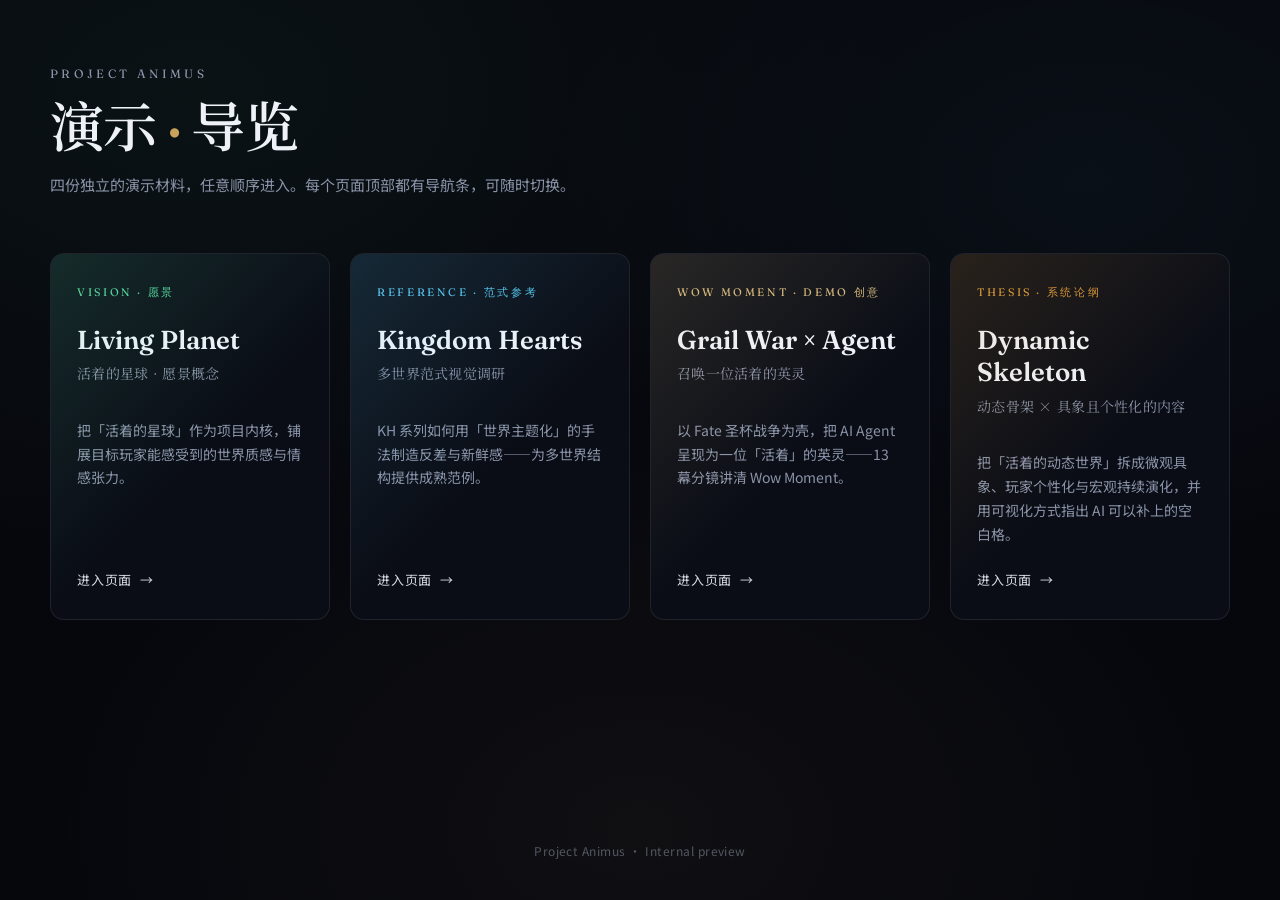
<file: index.html>
<!doctype html>
<html lang="zh-CN">
<head>
<meta charset="utf-8">
<meta name="viewport" content="width=device-width, initial-scale=1">
<title>Project Animus · 演示导览</title>
<link rel="preconnect" href="https://fonts.googleapis.com">
<link rel="preconnect" href="https://fonts.gstatic.com" crossorigin>
<link href="https://fonts.googleapis.com/css2?family=Fraunces:opsz,wght@9..144,500;9..144,700&family=Noto+Serif+SC:wght@500;700;900&family=Noto+Sans+SC:wght@300;400;500;700&display=swap" rel="stylesheet">
<style>
  :root{
    --bg:#06070d;
    --bg-2:#0a0d16;
    --ink:#eef2f8;
    --muted:#8a93a8;
    --line:rgba(255,255,255,.09);
    --accent:#c9a35c;
  }
  *{box-sizing:border-box}
  html,body{margin:0;background:var(--bg);color:var(--ink);font-family:"Noto Sans SC",-apple-system,BlinkMacSystemFont,"Segoe UI",sans-serif;line-height:1.6}
  body{min-height:100vh;display:flex;flex-direction:column;padding:64px 24px 40px;background:
    radial-gradient(1200px 800px at 15% 10%, rgba(92,230,168,.05), transparent 60%),
    radial-gradient(1000px 700px at 85% 20%, rgba(96,214,255,.045), transparent 55%),
    radial-gradient(1000px 700px at 50% 92%, rgba(232,201,135,.045), transparent 60%),
    var(--bg)}
  .container{max-width:1180px;margin:0 auto;width:100%;flex:1;display:flex;flex-direction:column}
  header{margin-bottom:56px}
  .eyebrow{font-family:"Fraunces",serif;font-size:12px;letter-spacing:.28em;text-transform:uppercase;color:var(--muted);margin-bottom:14px}
  h1{font-family:"Fraunces","Noto Serif SC",serif;font-size:clamp(34px,4.6vw,54px);font-weight:600;letter-spacing:-.01em;margin:0 0 14px;line-height:1.15}
  h1 .accent{color:var(--accent)}
  .subtitle{font-size:15px;color:var(--muted);max-width:640px;margin:0}
  main.cards{display:grid;grid-template-columns:repeat(auto-fit,minmax(260px,1fr));gap:20px;flex:1;align-content:start}
  @media (max-width:900px){main.cards{grid-template-columns:1fr}}
  .card{position:relative;display:flex;flex-direction:column;padding:30px 26px 28px;background:var(--bg-2);border:1px solid var(--line);border-radius:14px;text-decoration:none;color:inherit;overflow:hidden;transition:transform .28s ease,border-color .28s ease,box-shadow .28s ease}
  .card::before{content:"";position:absolute;inset:0;background:linear-gradient(135deg,var(--tint,transparent) 0%,transparent 55%);opacity:.14;pointer-events:none}
  .card:hover{transform:translateY(-4px);border-color:rgba(255,255,255,.2);box-shadow:0 24px 48px -20px rgba(0,0,0,.6)}
  .card .tag{font-family:"Fraunces",serif;font-size:11px;letter-spacing:.24em;text-transform:uppercase;color:var(--tint,var(--muted));margin-bottom:22px;opacity:.9}
  .card h2{font-family:"Fraunces","Noto Serif SC",serif;font-size:26px;font-weight:600;margin:0 0 6px;line-height:1.25}
  .card .cn{font-family:"Noto Serif SC",serif;font-size:14px;color:var(--muted);margin-bottom:20px;letter-spacing:.02em}
  .card .desc{font-size:14px;color:var(--muted);flex:1;margin-bottom:24px;line-height:1.7}
  .card .cta{font-size:13px;color:var(--ink);opacity:.9;letter-spacing:.06em;display:inline-flex;align-items:center;gap:8px}
  .card .cta::after{content:"→";transition:transform .2s ease}
  .card:hover .cta::after{transform:translateX(6px)}
  .card.living{--tint:#5ce6a8}
  .card.kh{--tint:#60d6ff}
  .card.grail{--tint:#e8c987}
  .card.thesis{--tint:#e8a33d}
  footer{margin-top:56px;font-size:12px;color:var(--muted);opacity:.55;text-align:center;letter-spacing:.04em}
</style>
</head>
<body>
<div class="container">
  <header>
    <div class="eyebrow">Project Animus</div>
    <h1>演示<span class="accent"> · </span>导览</h1>
    <p class="subtitle">四份独立的演示材料，任意顺序进入。每个页面顶部都有导航条，可随时切换。</p>
  </header>
  <main class="cards">
    <a class="card living" href="living-planet-vision.html">
      <div class="tag">Vision · 愿景</div>
      <h2>Living Planet</h2>
      <div class="cn">活着的星球 · 愿景概念</div>
      <p class="desc">把「活着的星球」作为项目内核，铺展目标玩家能感受到的世界质感与情感张力。</p>
      <span class="cta">进入页面</span>
    </a>
    <a class="card kh" href="kingdom-hearts-world-pattern.html">
      <div class="tag">Reference · 范式参考</div>
      <h2>Kingdom Hearts</h2>
      <div class="cn">多世界范式视觉调研</div>
      <p class="desc">KH 系列如何用「世界主题化」的手法制造反差与新鲜感——为多世界结构提供成熟范例。</p>
      <span class="cta">进入页面</span>
    </a>
    <a class="card grail" href="grail-war-agent-vision.html">
      <div class="tag">Wow Moment · Demo 创意</div>
      <h2>Grail War × Agent</h2>
      <div class="cn">召唤一位活着的英灵</div>
      <p class="desc">以 Fate 圣杯战争为壳，把 AI Agent 呈现为一位「活着」的英灵——13 幕分镜讲清 Wow Moment。</p>
      <span class="cta">进入页面</span>
    </a>
    <a class="card thesis" href="dynamic-skeleton-thesis/">
      <div class="tag">Thesis · 系统论纲</div>
      <h2>Dynamic Skeleton</h2>
      <div class="cn">动态骨架 × 具象且个性化的内容</div>
      <p class="desc">把「活着的动态世界」拆成微观具象、玩家个性化与宏观持续演化，并用可视化方式指出 AI 可以补上的空白格。</p>
      <span class="cta">进入页面</span>
    </a>
  </main>
  <footer>Project Animus · Internal preview</footer>
</div>
</body>
</html>
</file>
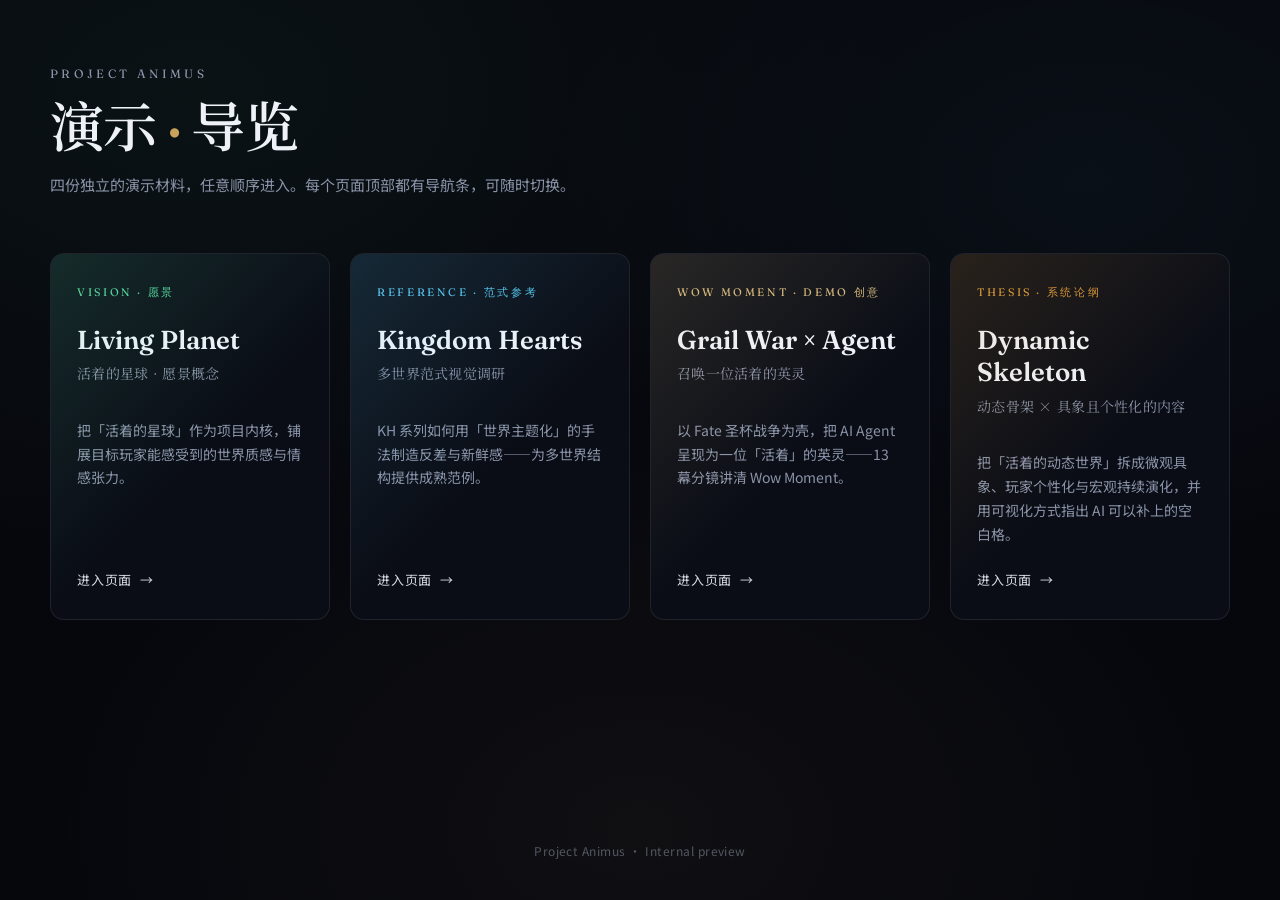
<file: docs/index.html>
<!doctype html>
<html lang="zh-CN">
<head>
<meta charset="utf-8">
<meta name="viewport" content="width=device-width, initial-scale=1">
<meta http-equiv="refresh" content="0; url=presentation/">
<title>Project Animus · 演示导览</title>
<style>
  html,body{margin:0;min-height:100%;background:#06070d;color:#eef2f8;font-family:-apple-system,BlinkMacSystemFont,"Segoe UI","Noto Sans SC",sans-serif}
  body{display:grid;place-items:center;padding:24px}
  a{color:#e8a33d}
</style>
</head>
<body>
<p>正在进入 <a href="presentation/">Project Animus 演示导览</a>。</p>
</body>
</html>
</file>
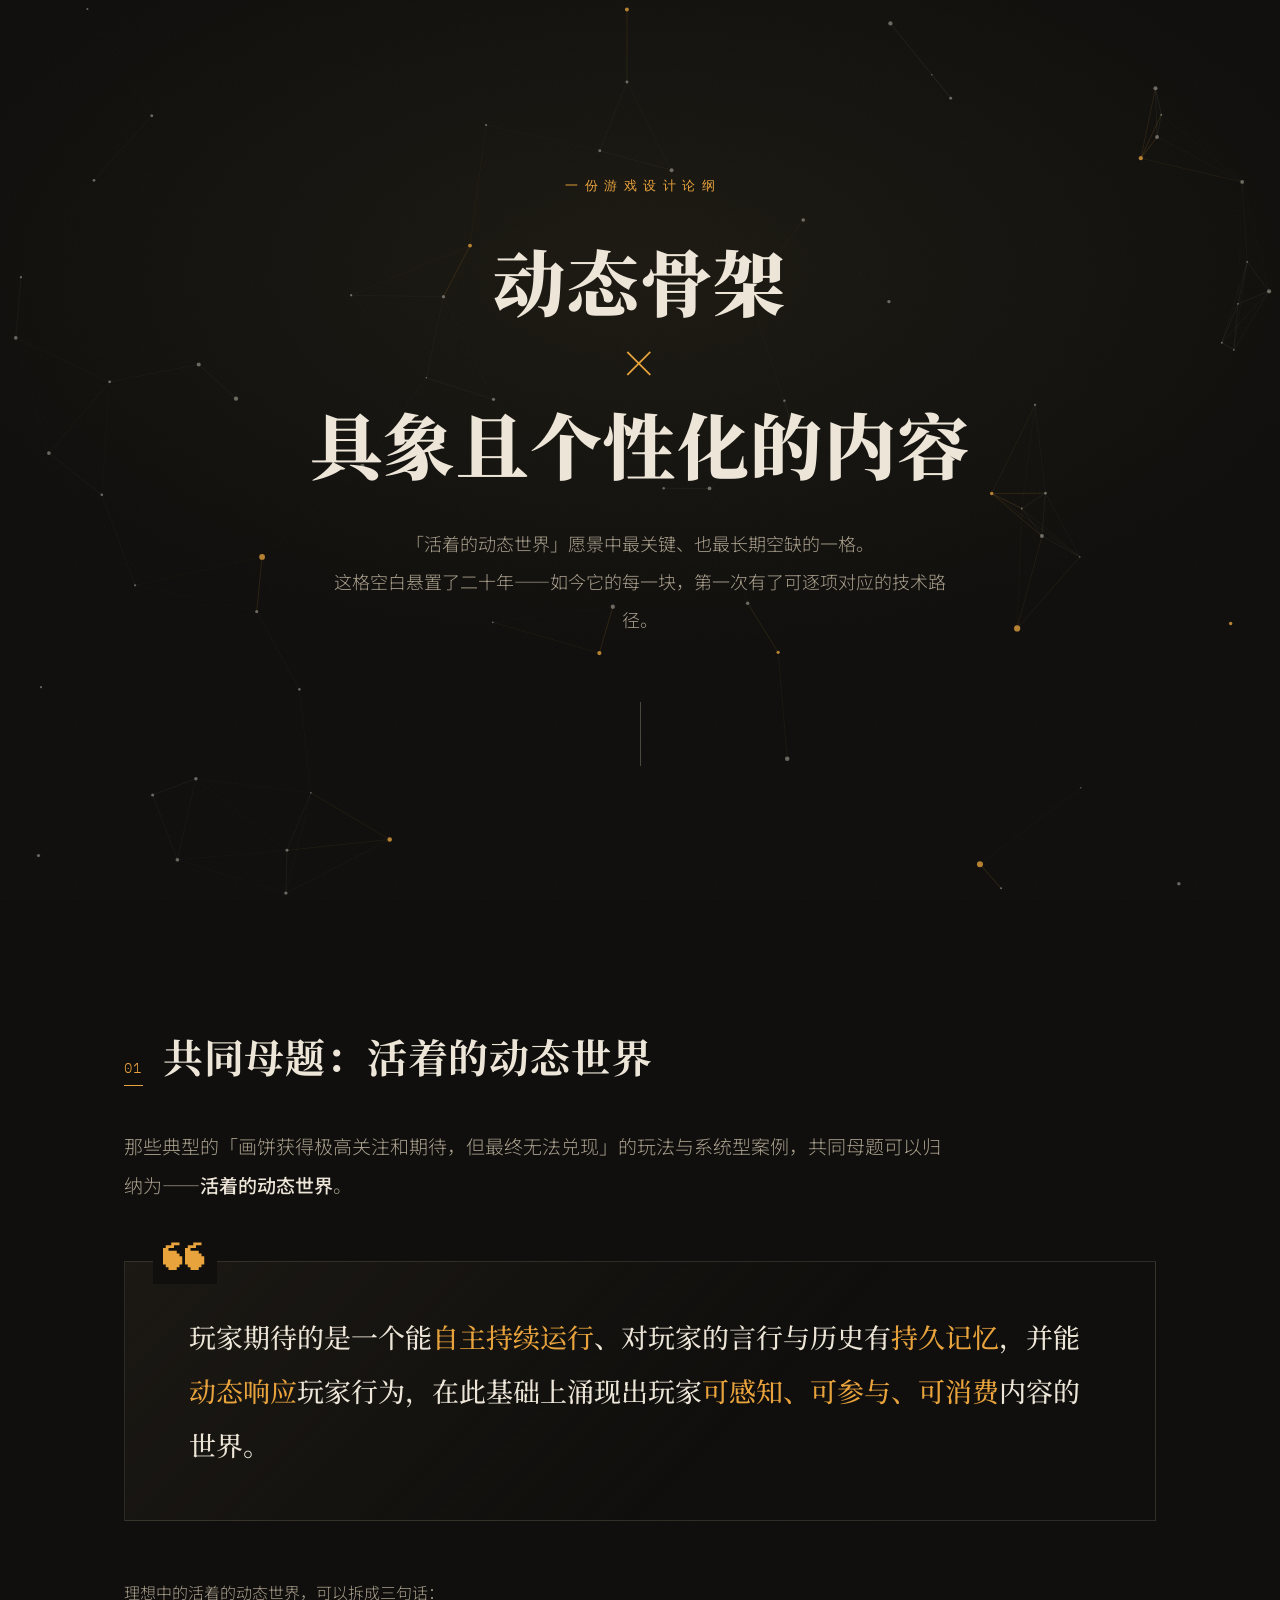
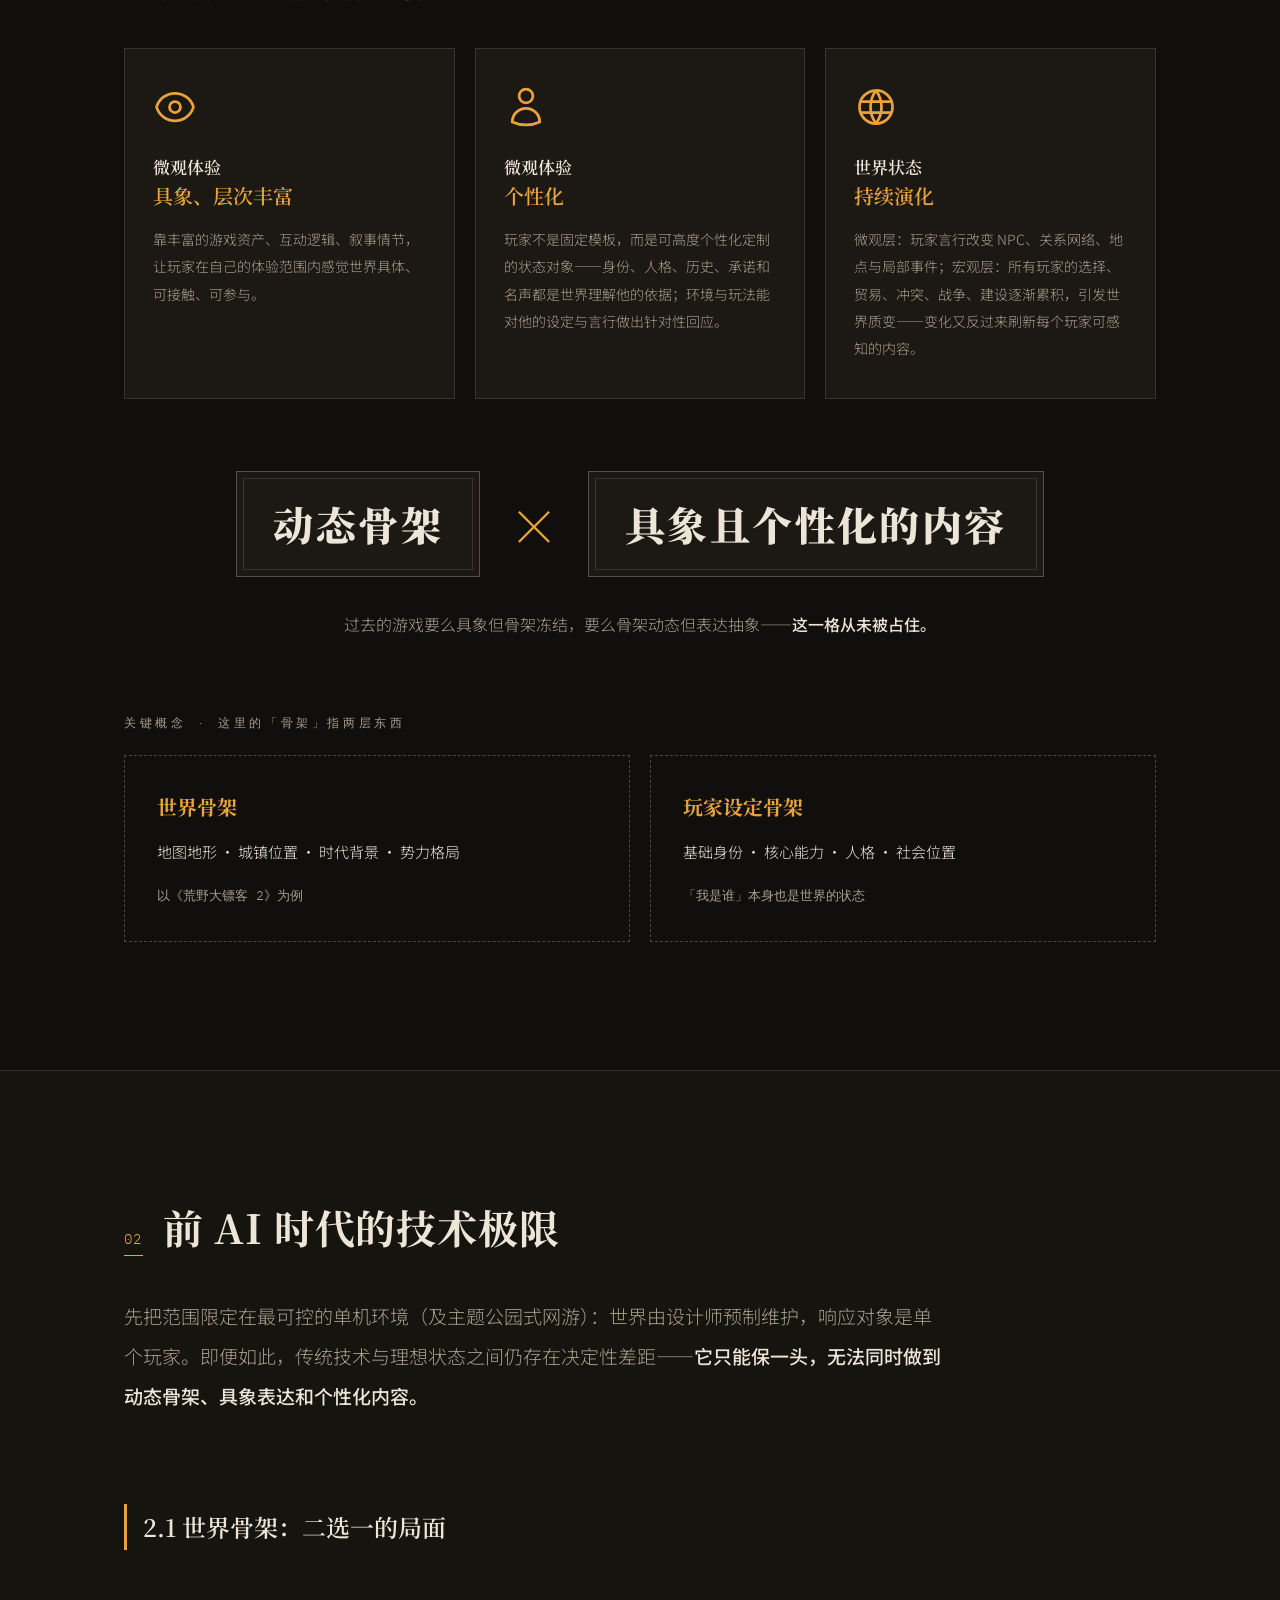
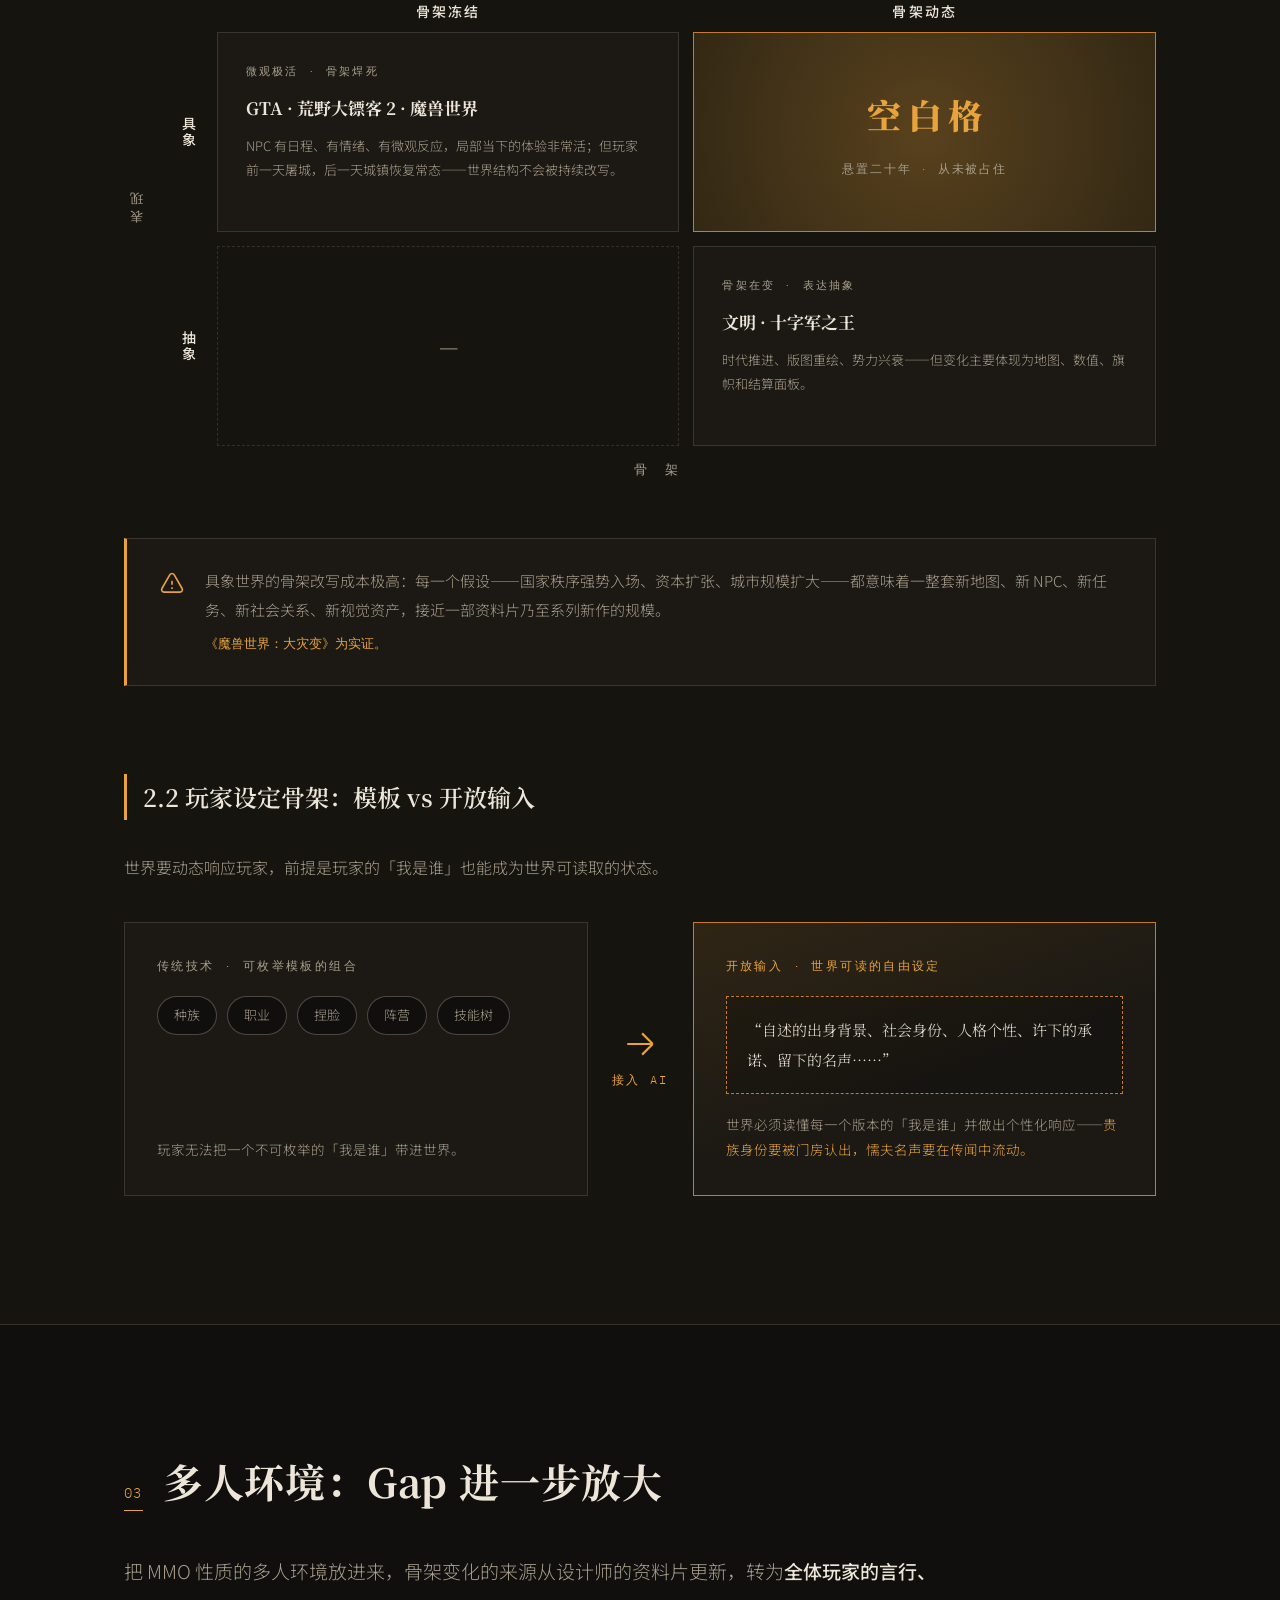
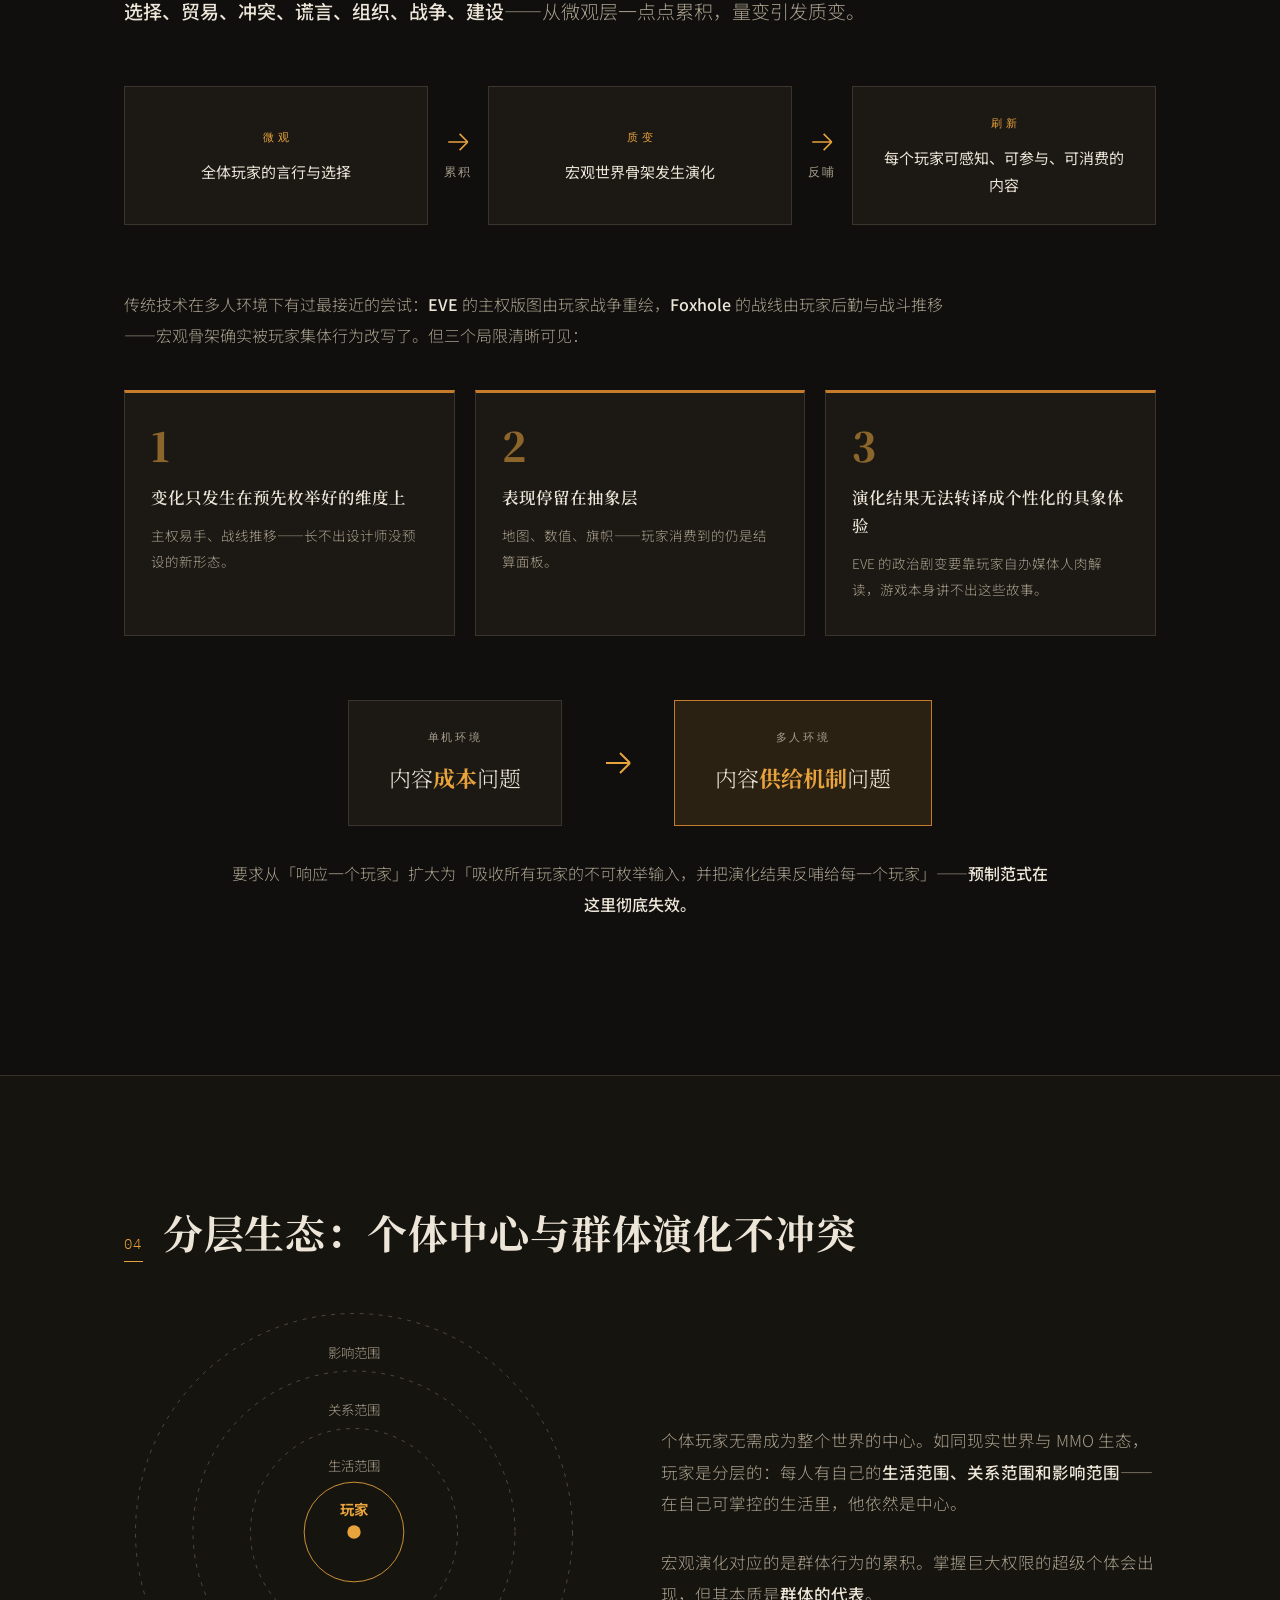
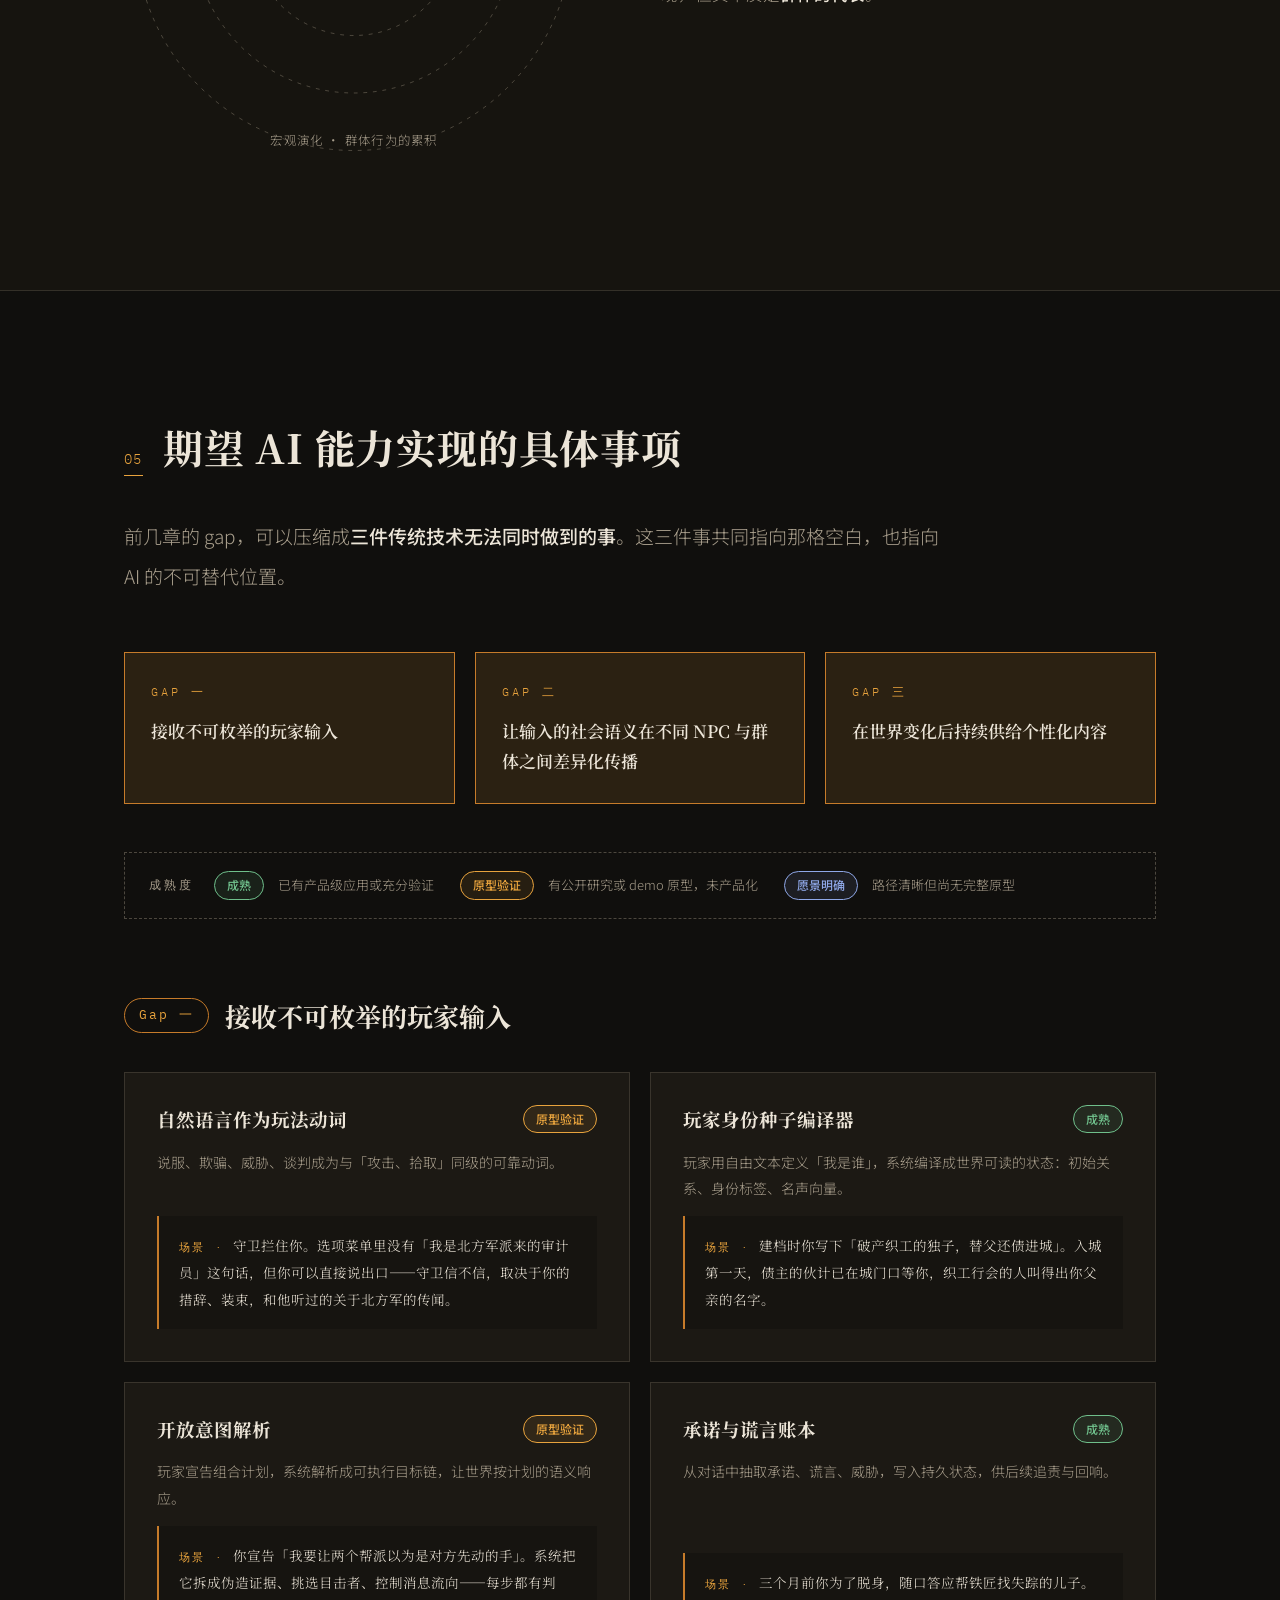
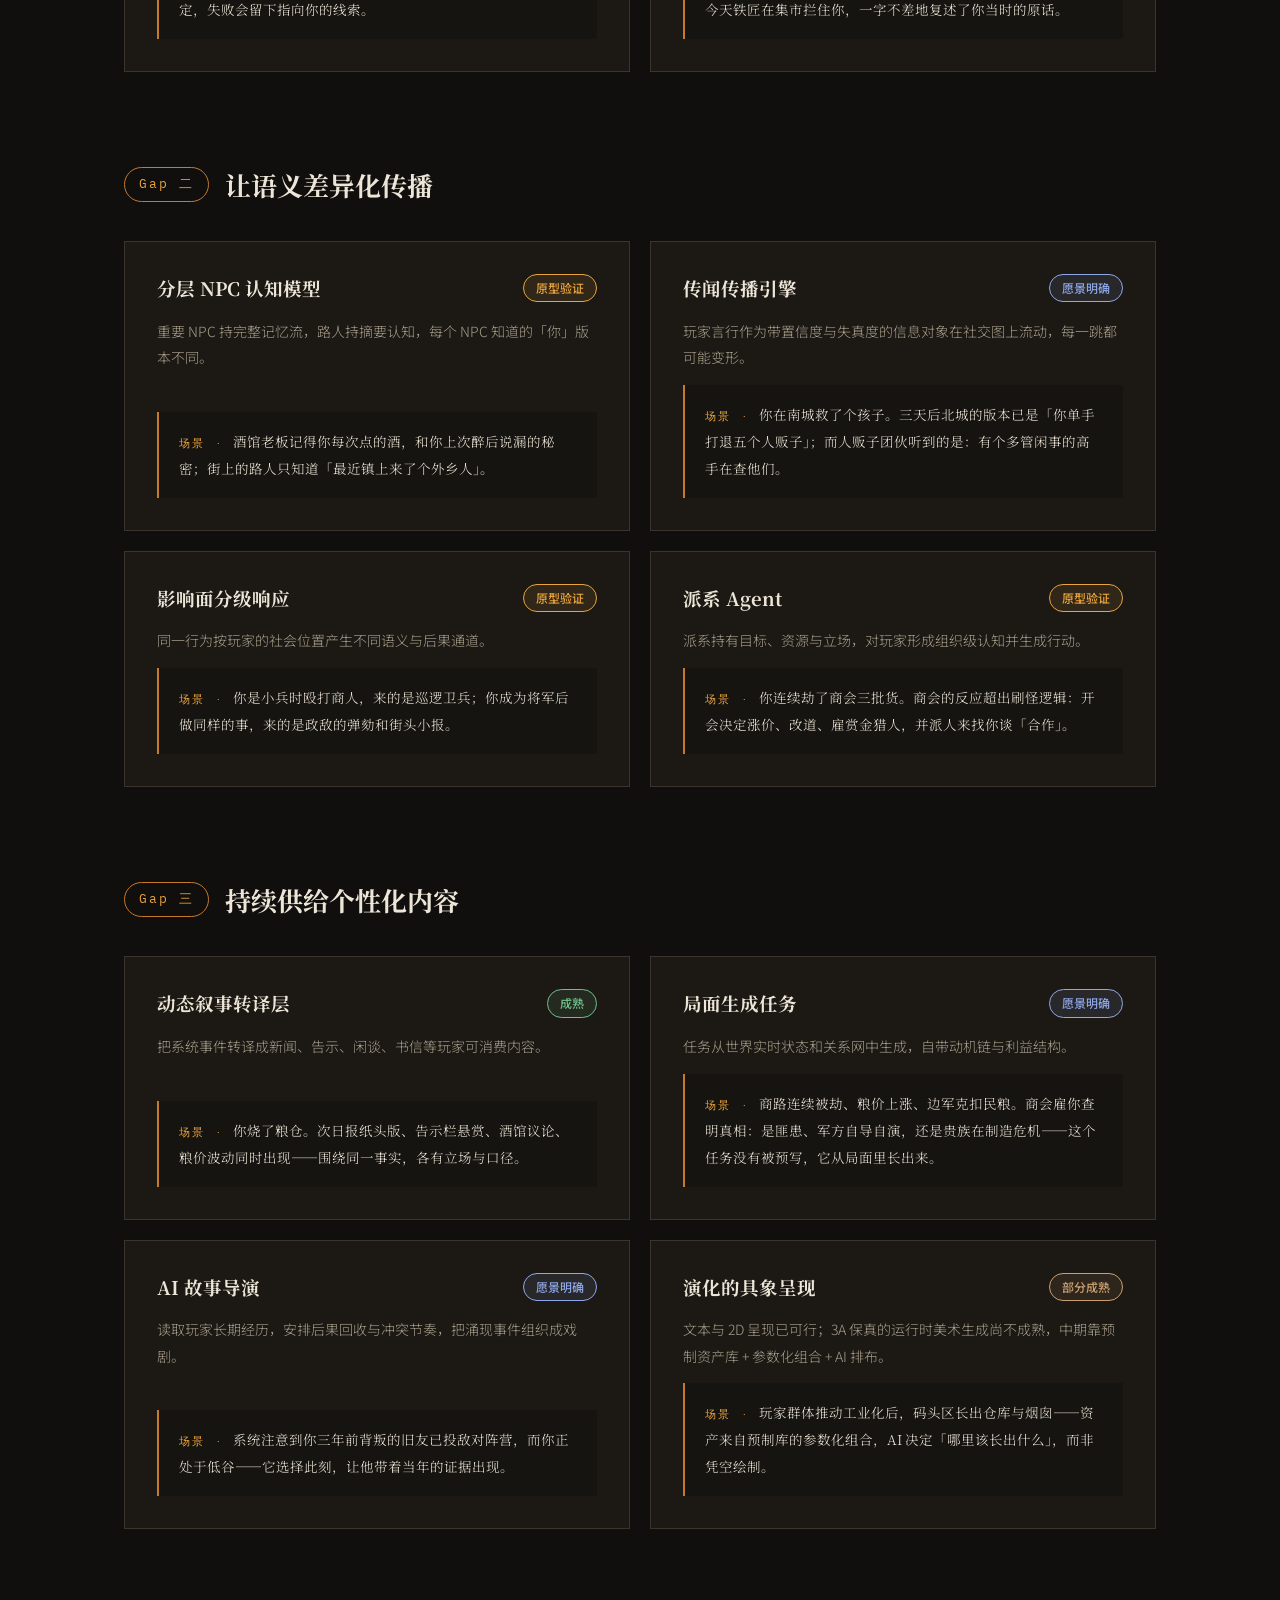
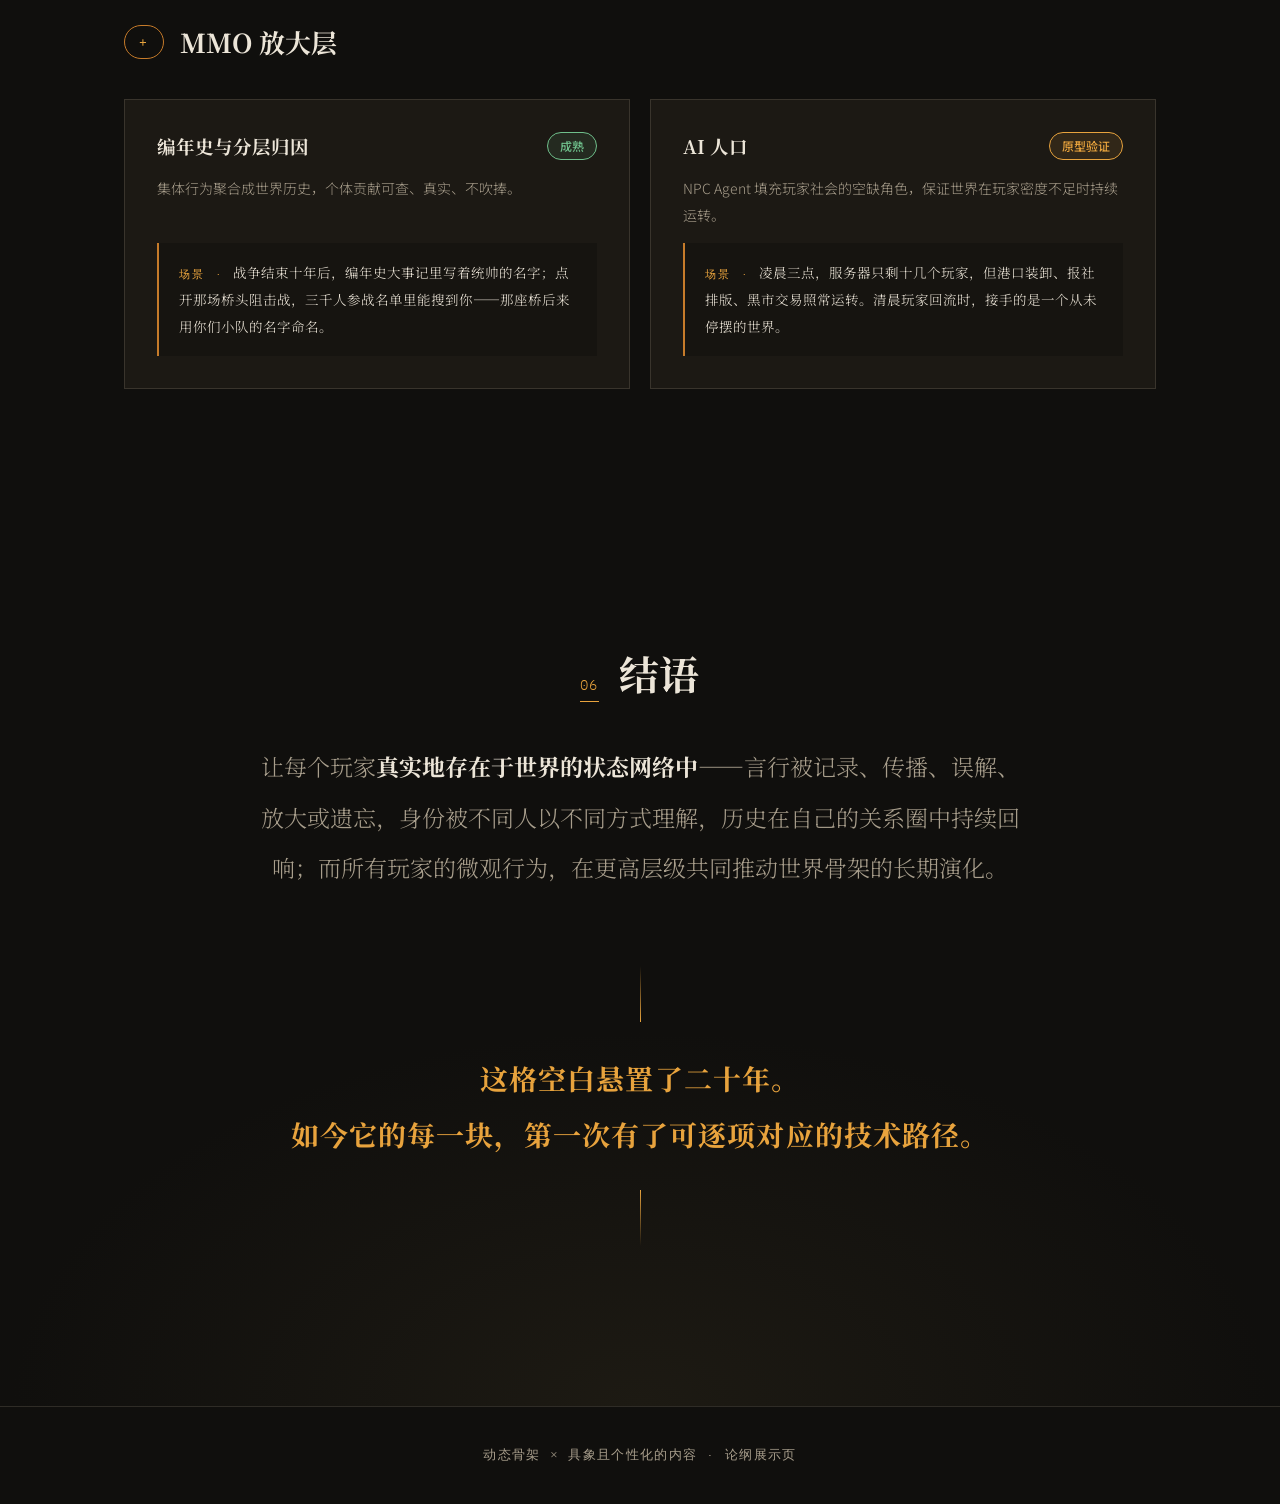
<file: dynamic-skeleton-thesis/index.html>
<!DOCTYPE html>
<html lang="zh-CN">
<head>
<meta charset="UTF-8">
<meta name="viewport" content="width=device-width, initial-scale=1.0">
<title>动态骨架 × 具象且个性化的内容</title>
<meta name="description" content="“活着的动态世界”愿景中最关键、也最长期空缺的一格。">
<link rel="preconnect" href="https://fonts.googleapis.com">
<link rel="preconnect" href="https://fonts.gstatic.com" crossorigin>
<link href="https://fonts.googleapis.com/css2?family=Noto+Serif+SC:wght@400;500;600;700;900&family=Noto+Sans+SC:wght@300;400;500;700&family=IBM+Plex+Mono:wght@400;500&display=swap" rel="stylesheet">
<link rel="stylesheet" href="style.css">
</head>
<body>

<div class="progress-bar" id="progressBar"></div>

<nav class="top-nav" id="topNav">
  <div class="nav-inner">
    <a href="#top" class="nav-brand">动态骨架<span class="nav-x">×</span>具象内容</a>
    <div class="nav-links">
      <a href="#sec-motif">母题</a>
      <a href="#sec-limit">技术极限</a>
      <a href="#sec-mmo">多人放大</a>
      <a href="#sec-layer">分层生态</a>
      <a href="#sec-ai">AI 路径</a>
      <a href="#sec-end">结语</a>
    </div>
  </div>
</nav>

<!-- ============ HERO ============ -->
<header class="hero" id="top">
  <canvas id="worldNet" aria-hidden="true"></canvas>
  <div class="hero-inner">
    <p class="hero-kicker reveal">一份游戏设计论纲</p>
    <h1 class="hero-title reveal">
      <span class="ht-line">动态骨架</span>
      <span class="ht-times">×</span>
      <span class="ht-line">具象且个性化的内容</span>
    </h1>
    <p class="hero-sub reveal">「活着的动态世界」愿景中最关键、也最长期空缺的一格。<br>这格空白悬置了二十年——如今它的每一块，第一次有了可逐项对应的技术路径。</p>
    <div class="hero-scroll reveal">
      <span></span>
    </div>
  </div>
</header>

<main>

<!-- ============ 1. 母题 ============ -->
<section class="section" id="sec-motif">
  <div class="container">
    <div class="sec-head reveal">
      <span class="sec-num">01</span>
      <h2>共同母题：活着的动态世界</h2>
    </div>
    <p class="sec-lede reveal">那些典型的「画饼获得极高关注和期待，但最终无法兑现」的玩法与系统型案例，共同母题可以归纳为——<strong>活着的动态世界</strong>。</p>

    <blockquote class="grand-quote reveal">
      玩家期待的是一个能<em>自主持续运行</em>、对玩家的言行与历史有<em>持久记忆</em>，并能<em>动态响应</em>玩家行为，在此基础上涌现出玩家<em>可感知、可参与、可消费</em>内容的世界。
    </blockquote>

    <p class="para reveal">理想中的活着的动态世界，可以拆成三句话：</p>

    <div class="pillars">
      <article class="pillar reveal">
        <div class="pillar-icon">
          <svg viewBox="0 0 24 24" fill="none" stroke="currentColor" stroke-width="1.5"><path d="M2.036 12.322a1.012 1.012 0 010-.639C3.423 7.51 7.36 4.5 12 4.5c4.638 0 8.573 3.007 9.963 7.178.07.207.07.431 0 .639C20.577 16.49 16.64 19.5 12 19.5c-4.638 0-8.573-3.007-9.963-7.178z"/><circle cx="12" cy="12" r="3"/></svg>
        </div>
        <h3>微观体验<span>具象、层次丰富</span></h3>
        <p>靠丰富的游戏资产、互动逻辑、叙事情节，让玩家在自己的体验范围内感觉世界具体、可接触、可参与。</p>
      </article>
      <article class="pillar reveal" data-delay="1">
        <div class="pillar-icon">
          <svg viewBox="0 0 24 24" fill="none" stroke="currentColor" stroke-width="1.5"><path d="M15.75 6a3.75 3.75 0 11-7.5 0 3.75 3.75 0 017.5 0zM4.5 20.118a7.5 7.5 0 0114.998 0A17.933 17.933 0 0112 21.75c-2.676 0-5.216-.584-7.5-1.632z"/></svg>
        </div>
        <h3>微观体验<span>个性化</span></h3>
        <p>玩家不是固定模板，而是可高度个性化定制的状态对象——身份、人格、历史、承诺和名声都是世界理解他的依据；环境与玩法能对他的设定与言行做出针对性回应。</p>
      </article>
      <article class="pillar reveal" data-delay="2">
        <div class="pillar-icon">
          <svg viewBox="0 0 24 24" fill="none" stroke="currentColor" stroke-width="1.5"><path d="M12 21a9 9 0 100-18 9 9 0 000 18z"/><path d="M3.6 9h16.8M3.6 15h16.8M12 3a15 15 0 010 18M12 3a15 15 0 000 18"/></svg>
        </div>
        <h3>世界状态<span>持续演化</span></h3>
        <p>微观层：玩家言行改变 NPC、关系网络、地点与局部事件；宏观层：所有玩家的选择、贸易、冲突、战争、建设逐渐累积，引发世界质变——变化又反过来刷新每个玩家可感知的内容。</p>
      </article>
    </div>

    <div class="formula reveal">
      <span class="formula-part">动态骨架</span>
      <span class="formula-op">×</span>
      <span class="formula-part">具象且个性化的内容</span>
    </div>
    <p class="para center reveal">过去的游戏要么具象但骨架冻结，要么骨架动态但表达抽象——<strong>这一格从未被占住。</strong></p>

    <div class="skeleton-def reveal">
      <p class="skeleton-def-label">关键概念 · 这里的「骨架」指两层东西</p>
      <div class="skeleton-cards">
        <div class="skeleton-card">
          <h4>世界骨架</h4>
          <p>地图地形 · 城镇位置 · 时代背景 · 势力格局</p>
          <span class="skeleton-eg">以《荒野大镖客 2》为例</span>
        </div>
        <div class="skeleton-card">
          <h4>玩家设定骨架</h4>
          <p>基础身份 · 核心能力 · 人格 · 社会位置</p>
          <span class="skeleton-eg">「我是谁」本身也是世界的状态</span>
        </div>
      </div>
    </div>
  </div>
</section>

<!-- ============ 2. 技术极限 ============ -->
<section class="section section-alt" id="sec-limit">
  <div class="container">
    <div class="sec-head reveal">
      <span class="sec-num">02</span>
      <h2>前 AI 时代的技术极限</h2>
    </div>
    <p class="sec-lede reveal">先把范围限定在最可控的单机环境（及主题公园式网游）：世界由设计师预制维护，响应对象是单个玩家。即便如此，传统技术与理想状态之间仍存在决定性差距——<strong>它只能保一头，无法同时做到动态骨架、具象表达和个性化内容。</strong></p>

    <h3 class="sub-head reveal">2.1 世界骨架：二选一的局面</h3>

    <div class="matrix-wrap reveal">
      <div class="matrix-axis-y">表&nbsp;现</div>
      <div class="matrix-grid-outer">
        <div class="matrix-col-labels">
          <span>骨架冻结</span>
          <span>骨架动态</span>
        </div>
        <div class="matrix-row-labels">
          <span>具象</span>
          <span>抽象</span>
        </div>
        <div class="matrix-grid">
          <div class="matrix-cell cell-filled">
            <p class="cell-pos">骨架冻结 × 表现具象</p>
            <p class="cell-tag">微观极活 · 骨架焊死</p>
            <p class="cell-games">GTA · 荒野大镖客 2 · 魔兽世界</p>
            <p class="cell-desc">NPC 有日程、有情绪、有微观反应，局部当下的体验非常活；但玩家前一天屠城，后一天城镇恢复常态——世界结构不会被持续改写。</p>
          </div>
          <div class="matrix-cell cell-blank">
            <p class="cell-pos">骨架动态 × 表现具象</p>
            <p class="cell-blank-title">空白格</p>
            <p class="cell-blank-sub">悬置二十年 · 从未被占住</p>
            <div class="cell-blank-glow" aria-hidden="true"></div>
          </div>
          <div class="matrix-cell cell-empty">
            <span>—</span>
          </div>
          <div class="matrix-cell cell-filled">
            <p class="cell-pos">骨架动态 × 表现抽象</p>
            <p class="cell-tag">骨架在变 · 表达抽象</p>
            <p class="cell-games">文明 · 十字军之王</p>
            <p class="cell-desc">时代推进、版图重绘、势力兴衰——但变化主要体现为地图、数值、旗帜和结算面板。</p>
          </div>
        </div>
      </div>
      <div class="matrix-axis-x">骨&nbsp;架</div>
    </div>

    <div class="callout reveal">
      <svg viewBox="0 0 24 24" fill="none" stroke="currentColor" stroke-width="1.5" class="callout-icon"><path d="M12 9v3.75m-9.303 3.376c-.866 1.5.217 3.374 1.948 3.374h14.71c1.73 0 2.813-1.874 1.948-3.374L13.949 3.378c-.866-1.5-3.032-1.5-3.898 0L2.697 16.126z"/><path d="M12 15.75h.007v.008H12v-.008z"/></svg>
      <p>具象世界的骨架改写成本极高：每一个假设——国家秩序强势入场、资本扩张、城市规模扩大——都意味着一整套新地图、新 NPC、新任务、新社会关系、新视觉资产，接近一部资料片乃至系列新作的规模。<span class="callout-eg">《魔兽世界：大灾变》为实证。</span></p>
    </div>

    <h3 class="sub-head reveal">2.2 玩家设定骨架：模板 vs 开放输入</h3>
    <p class="para reveal">世界要动态响应玩家，前提是玩家的「我是谁」也能成为世界可读取的状态。</p>

    <div class="identity-compare">
      <div class="idc-col idc-old reveal">
        <p class="idc-label">传统技术 · 可枚举模板的组合</p>
        <div class="idc-chips">
          <span class="chip">种族</span><span class="chip">职业</span><span class="chip">捏脸</span><span class="chip">阵营</span><span class="chip">技能树</span>
        </div>
        <p class="idc-note">玩家无法把一个不可枚举的「我是谁」带进世界。</p>
      </div>
      <div class="idc-arrow reveal" aria-hidden="true">
        <svg viewBox="0 0 24 24" fill="none" stroke="currentColor" stroke-width="1.5"><path d="M13.5 4.5L21 12m0 0l-7.5 7.5M21 12H3"/></svg>
        <span>接入 AI</span>
      </div>
      <div class="idc-col idc-new reveal" data-delay="1">
        <p class="idc-label">开放输入 · 世界可读的自由设定</p>
        <div class="idc-freeform">
          <p>“自述的出身背景、社会身份、人格个性、许下的承诺、留下的名声……”</p>
        </div>
        <p class="idc-note">世界必须读懂每一个版本的「我是谁」并做出个性化响应——<em>贵族身份要被门房认出，懦夫名声要在传闻中流动。</em></p>
      </div>
    </div>
  </div>
</section>

<!-- ============ 3. 多人环境 ============ -->
<section class="section" id="sec-mmo">
  <div class="container">
    <div class="sec-head reveal">
      <span class="sec-num">03</span>
      <h2>多人环境：Gap 进一步放大</h2>
    </div>
    <p class="sec-lede reveal">把 MMO 性质的多人环境放进来，骨架变化的来源从设计师的资料片更新，转为<strong>全体玩家的言行、选择、贸易、冲突、谎言、组织、战争、建设</strong>——从微观层一点点累积，量变引发质变。</p>

    <div class="loop-diagram reveal" aria-label="演化循环：微观言行累积到宏观骨架演化，再反哺个体体验">
      <div class="loop-node">
        <span class="loop-step">微观</span>
        <p>全体玩家的言行与选择</p>
      </div>
      <div class="loop-arrow"><svg viewBox="0 0 24 24" fill="none" stroke="currentColor" stroke-width="1.5"><path d="M13.5 4.5L21 12m0 0l-7.5 7.5M21 12H3"/></svg><span>累积</span></div>
      <div class="loop-node">
        <span class="loop-step">质变</span>
        <p>宏观世界骨架发生演化</p>
      </div>
      <div class="loop-arrow"><svg viewBox="0 0 24 24" fill="none" stroke="currentColor" stroke-width="1.5"><path d="M13.5 4.5L21 12m0 0l-7.5 7.5M21 12H3"/></svg><span>反哺</span></div>
      <div class="loop-node">
        <span class="loop-step">刷新</span>
        <p>每个玩家可感知、可参与、可消费的内容</p>
      </div>
    </div>

    <p class="para reveal">传统技术在多人环境下有过最接近的尝试：<strong>EVE</strong> 的主权版图由玩家战争重绘，<strong>Foxhole</strong> 的战线由玩家后勤与战斗推移——宏观骨架确实被玩家集体行为改写了。但三个局限清晰可见：</p>

    <div class="limits">
      <div class="limit-card reveal">
        <span class="limit-num">1</span>
        <h4>变化只发生在预先枚举好的维度上</h4>
        <p>主权易手、战线推移——长不出设计师没预设的新形态。</p>
      </div>
      <div class="limit-card reveal" data-delay="1">
        <span class="limit-num">2</span>
        <h4>表现停留在抽象层</h4>
        <p>地图、数值、旗帜——玩家消费到的仍是结算面板。</p>
      </div>
      <div class="limit-card reveal" data-delay="2">
        <span class="limit-num">3</span>
        <h4>演化结果无法转译成个性化的具象体验</h4>
        <p>EVE 的政治剧变要靠玩家自办媒体人肉解读，游戏本身讲不出这些故事。</p>
      </div>
    </div>

    <div class="gap-upgrade reveal">
      <div class="gu-item gu-from">
        <span class="gu-tag">单机环境</span>
        <p>内容<strong>成本</strong>问题</p>
      </div>
      <svg class="gu-arrow" viewBox="0 0 24 24" fill="none" stroke="currentColor" stroke-width="1.5"><path d="M13.5 4.5L21 12m0 0l-7.5 7.5M21 12H3"/></svg>
      <div class="gu-item gu-to">
        <span class="gu-tag">多人环境</span>
        <p>内容<strong>供给机制</strong>问题</p>
      </div>
    </div>
    <p class="para center reveal">要求从「响应一个玩家」扩大为「吸收所有玩家的不可枚举输入，并把演化结果反哺给每一个玩家」——<strong>预制范式在这里彻底失效。</strong></p>
  </div>
</section>

<!-- ============ 4. 分层生态 ============ -->
<section class="section section-alt" id="sec-layer">
  <div class="container">
    <div class="sec-head reveal">
      <span class="sec-num">04</span>
      <h2>分层生态：个体中心与群体演化不冲突</h2>
    </div>

    <div class="layer-flex">
      <div class="layer-viz reveal" aria-hidden="true">
        <svg viewBox="0 0 480 480">
          <circle cx="240" cy="240" r="228" class="ring ring-4"/>
          <circle cx="240" cy="240" r="168" class="ring ring-3"/>
          <circle cx="240" cy="240" r="108" class="ring ring-2"/>
          <circle cx="240" cy="240" r="52" class="ring ring-1"/>
          <circle cx="240" cy="240" r="7" class="ring-core"/>
          <text x="240" y="222" class="ring-label ring-label-core">玩家</text>
          <text x="240" y="176" class="ring-label">生活范围</text>
          <text x="240" y="118" class="ring-label">关系范围</text>
          <text x="240" y="58" class="ring-label">影响范围</text>
          <text x="240" y="462" class="ring-label ring-label-outer">宏观演化 · 群体行为的累积</text>
        </svg>
      </div>
      <div class="layer-text">
        <p class="para reveal">个体玩家无需成为整个世界的中心。如同现实世界与 MMO 生态，玩家是分层的：每人有自己的<strong>生活范围、关系范围和影响范围</strong>——在自己可掌控的生活里，他依然是中心。</p>
        <p class="para reveal">宏观演化对应的是群体行为的累积。掌握巨大权限的超级个体会出现，但其本质是<strong>群体的代表</strong>。</p>
      </div>
    </div>
  </div>
</section>

<!-- ============ 5. AI 路径 ============ -->
<section class="section" id="sec-ai">
  <div class="container">
    <div class="sec-head reveal">
      <span class="sec-num">05</span>
      <h2>期望 AI 能力实现的具体事项</h2>
    </div>
    <p class="sec-lede reveal">前几章的 gap，可以压缩成<strong>三件传统技术无法同时做到的事</strong>。这三件事共同指向那格空白，也指向 AI 的不可替代位置。</p>

    <div class="gap-three reveal">
      <div class="gt-item"><span>Gap 一</span><p>接收不可枚举的玩家输入</p></div>
      <div class="gt-item"><span>Gap 二</span><p>让输入的社会语义在不同 NPC 与群体之间差异化传播</p></div>
      <div class="gt-item"><span>Gap 三</span><p>在世界变化后持续供给个性化内容</p></div>
    </div>

    <div class="maturity-legend reveal">
      <span class="legend-title">成熟度</span>
      <span class="badge badge-mature">成熟</span><em>已有产品级应用或充分验证</em>
      <span class="badge badge-proto">原型验证</span><em>有公开研究或 demo 原型，未产品化</em>
      <span class="badge badge-vision">愿景明确</span><em>路径清晰但尚无完整原型</em>
    </div>

    <!-- Gap 1 -->
    <div class="gap-group">
      <h3 class="gap-head reveal"><span>Gap 一</span>接收不可枚举的玩家输入</h3>
      <div class="feature-grid">
        <article class="feature reveal">
          <header><h4>自然语言作为玩法动词</h4><span class="badge badge-proto">原型验证</span></header>
          <p>说服、欺骗、威胁、谈判成为与「攻击、拾取」同级的可靠动词。</p>
          <blockquote>守卫拦住你。选项菜单里没有「我是北方军派来的审计员」这句话，但你可以直接说出口——守卫信不信，取决于你的措辞、装束，和他听过的关于北方军的传闻。</blockquote>
        </article>
        <article class="feature reveal" data-delay="1">
          <header><h4>玩家身份种子编译器</h4><span class="badge badge-mature">成熟</span></header>
          <p>玩家用自由文本定义「我是谁」，系统编译成世界可读的状态：初始关系、身份标签、名声向量。</p>
          <blockquote>建档时你写下「破产织工的独子，替父还债进城」。入城第一天，债主的伙计已在城门口等你，织工行会的人叫得出你父亲的名字。</blockquote>
        </article>
        <article class="feature reveal">
          <header><h4>开放意图解析</h4><span class="badge badge-proto">原型验证</span></header>
          <p>玩家宣告组合计划，系统解析成可执行目标链，让世界按计划的语义响应。</p>
          <blockquote>你宣告「我要让两个帮派以为是对方先动的手」。系统把它拆成伪造证据、挑选目击者、控制消息流向——每步都有判定，失败会留下指向你的线索。</blockquote>
        </article>
        <article class="feature reveal" data-delay="1">
          <header><h4>承诺与谎言账本</h4><span class="badge badge-mature">成熟</span></header>
          <p>从对话中抽取承诺、谎言、威胁，写入持久状态，供后续追责与回响。</p>
          <blockquote>三个月前你为了脱身，随口答应帮铁匠找失踪的儿子。今天铁匠在集市拦住你，一字不差地复述了你当时的原话。</blockquote>
        </article>
      </div>
    </div>

    <!-- Gap 2 -->
    <div class="gap-group">
      <h3 class="gap-head reveal"><span>Gap 二</span>让语义差异化传播</h3>
      <div class="feature-grid">
        <article class="feature reveal">
          <header><h4>分层 NPC 认知模型</h4><span class="badge badge-proto">原型验证</span></header>
          <p>重要 NPC 持完整记忆流，路人持摘要认知，每个 NPC 知道的「你」版本不同。</p>
          <blockquote>酒馆老板记得你每次点的酒，和你上次醉后说漏的秘密；街上的路人只知道「最近镇上来了个外乡人」。</blockquote>
        </article>
        <article class="feature reveal" data-delay="1">
          <header><h4>传闻传播引擎</h4><span class="badge badge-vision">愿景明确</span></header>
          <p>玩家言行作为带置信度与失真度的信息对象在社交图上流动，每一跳都可能变形。</p>
          <blockquote>你在南城救了个孩子。三天后北城的版本已是「你单手打退五个人贩子」；而人贩子团伙听到的是：有个多管闲事的高手在查他们。</blockquote>
        </article>
        <article class="feature reveal">
          <header><h4>影响面分级响应</h4><span class="badge badge-proto">原型验证</span></header>
          <p>同一行为按玩家的社会位置产生不同语义与后果通道。</p>
          <blockquote>你是小兵时殴打商人，来的是巡逻卫兵；你成为将军后做同样的事，来的是政敌的弹劾和街头小报。</blockquote>
        </article>
        <article class="feature reveal" data-delay="1">
          <header><h4>派系 Agent</h4><span class="badge badge-proto">原型验证</span></header>
          <p>派系持有目标、资源与立场，对玩家形成组织级认知并生成行动。</p>
          <blockquote>你连续劫了商会三批货。商会的反应超出刷怪逻辑：开会决定涨价、改道、雇赏金猎人，并派人来找你谈「合作」。</blockquote>
        </article>
      </div>
    </div>

    <!-- Gap 3 -->
    <div class="gap-group">
      <h3 class="gap-head reveal"><span>Gap 三</span>持续供给个性化内容</h3>
      <div class="feature-grid">
        <article class="feature reveal">
          <header><h4>动态叙事转译层</h4><span class="badge badge-mature">成熟</span></header>
          <p>把系统事件转译成新闻、告示、闲谈、书信等玩家可消费内容。</p>
          <blockquote>你烧了粮仓。次日报纸头版、告示栏悬赏、酒馆议论、粮价波动同时出现——围绕同一事实，各有立场与口径。</blockquote>
        </article>
        <article class="feature reveal" data-delay="1">
          <header><h4>局面生成任务</h4><span class="badge badge-vision">愿景明确</span></header>
          <p>任务从世界实时状态和关系网中生成，自带动机链与利益结构。</p>
          <blockquote>商路连续被劫、粮价上涨、边军克扣民粮。商会雇你查明真相：是匪患、军方自导自演，还是贵族在制造危机——这个任务没有被预写，它从局面里长出来。</blockquote>
        </article>
        <article class="feature reveal">
          <header><h4>AI 故事导演</h4><span class="badge badge-vision">愿景明确</span></header>
          <p>读取玩家长期经历，安排后果回收与冲突节奏，把涌现事件组织成戏剧。</p>
          <blockquote>系统注意到你三年前背叛的旧友已投敌对阵营，而你正处于低谷——它选择此刻，让他带着当年的证据出现。</blockquote>
        </article>
        <article class="feature reveal" data-delay="1">
          <header><h4>演化的具象呈现</h4><span class="badge badge-partial">部分成熟</span></header>
          <p>文本与 2D 呈现已可行；3A 保真的运行时美术生成尚不成熟，中期靠预制资产库 + 参数化组合 + AI 排布。</p>
          <blockquote>玩家群体推动工业化后，码头区长出仓库与烟囱——资产来自预制库的参数化组合，AI 决定「哪里该长出什么」，而非凭空绘制。</blockquote>
        </article>
      </div>
    </div>

    <!-- MMO 放大层 -->
    <div class="gap-group">
      <h3 class="gap-head reveal"><span>+</span>MMO 放大层</h3>
      <div class="feature-grid">
        <article class="feature reveal">
          <header><h4>编年史与分层归因</h4><span class="badge badge-mature">成熟</span></header>
          <p>集体行为聚合成世界历史，个体贡献可查、真实、不吹捧。</p>
          <blockquote>战争结束十年后，编年史大事记里写着统帅的名字；点开那场桥头阻击战，三千人参战名单里能搜到你——那座桥后来用你们小队的名字命名。</blockquote>
        </article>
        <article class="feature reveal" data-delay="1">
          <header><h4>AI 人口</h4><span class="badge badge-proto">原型验证</span></header>
          <p>NPC Agent 填充玩家社会的空缺角色，保证世界在玩家密度不足时持续运转。</p>
          <blockquote>凌晨三点，服务器只剩十几个玩家，但港口装卸、报社排版、黑市交易照常运转。清晨玩家回流时，接手的是一个从未停摆的世界。</blockquote>
        </article>
      </div>
    </div>
  </div>
</section>

<!-- ============ 6. 结语 ============ -->
<section class="section section-end" id="sec-end">
  <div class="container">
    <div class="sec-head reveal">
      <span class="sec-num">06</span>
      <h2>结语</h2>
    </div>
    <p class="end-text reveal">让每个玩家<strong>真实地存在于世界的状态网络中</strong>——言行被记录、传播、误解、放大或遗忘，身份被不同人以不同方式理解，历史在自己的关系圈中持续回响；而所有玩家的微观行为，在更高层级共同推动世界骨架的长期演化。</p>
    <div class="end-mark reveal">
      <span class="end-line"></span>
      <p>这格空白悬置了二十年。<br>如今它的每一块，第一次有了可逐项对应的技术路径。</p>
      <span class="end-line"></span>
    </div>
  </div>
</section>

</main>

<footer class="site-footer">
  <p>动态骨架 × 具象且个性化的内容 · 论纲展示页</p>
</footer>

<script src="script.js"></script>
</body>
</html>
</file>
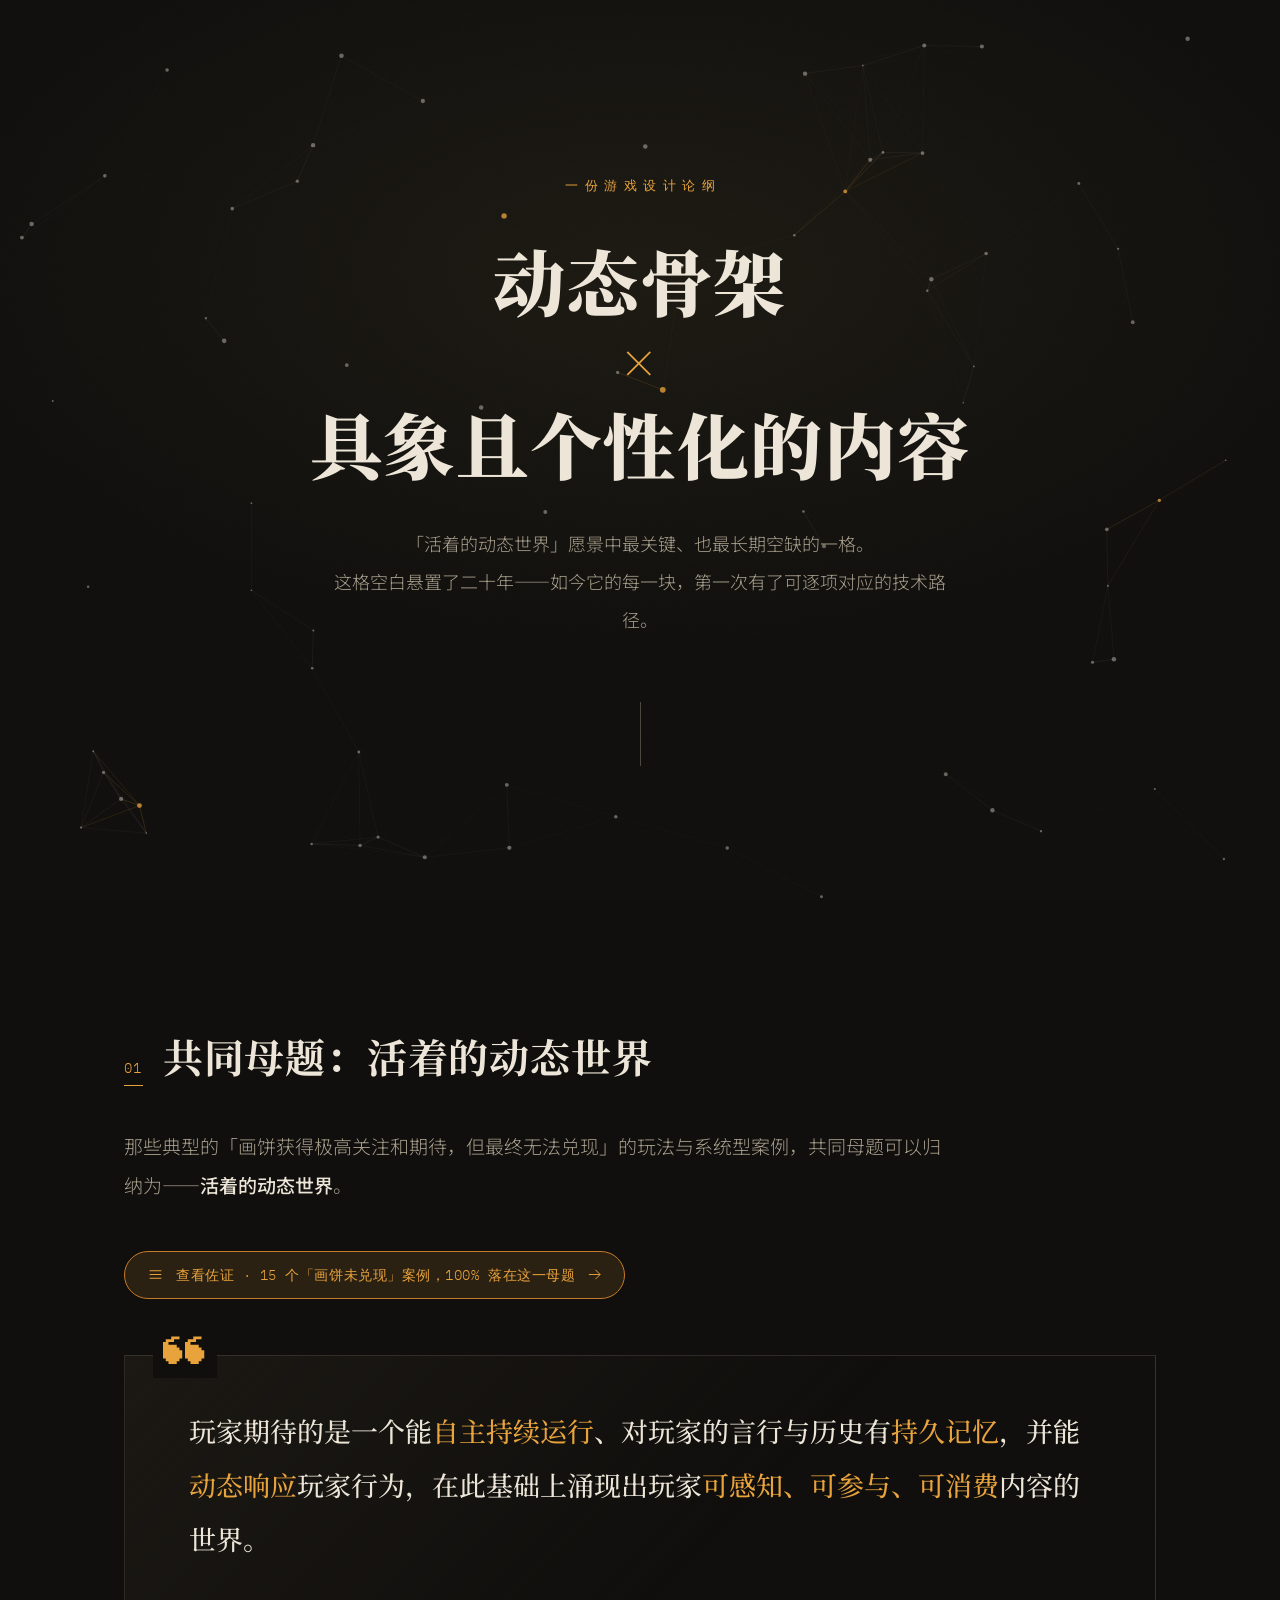
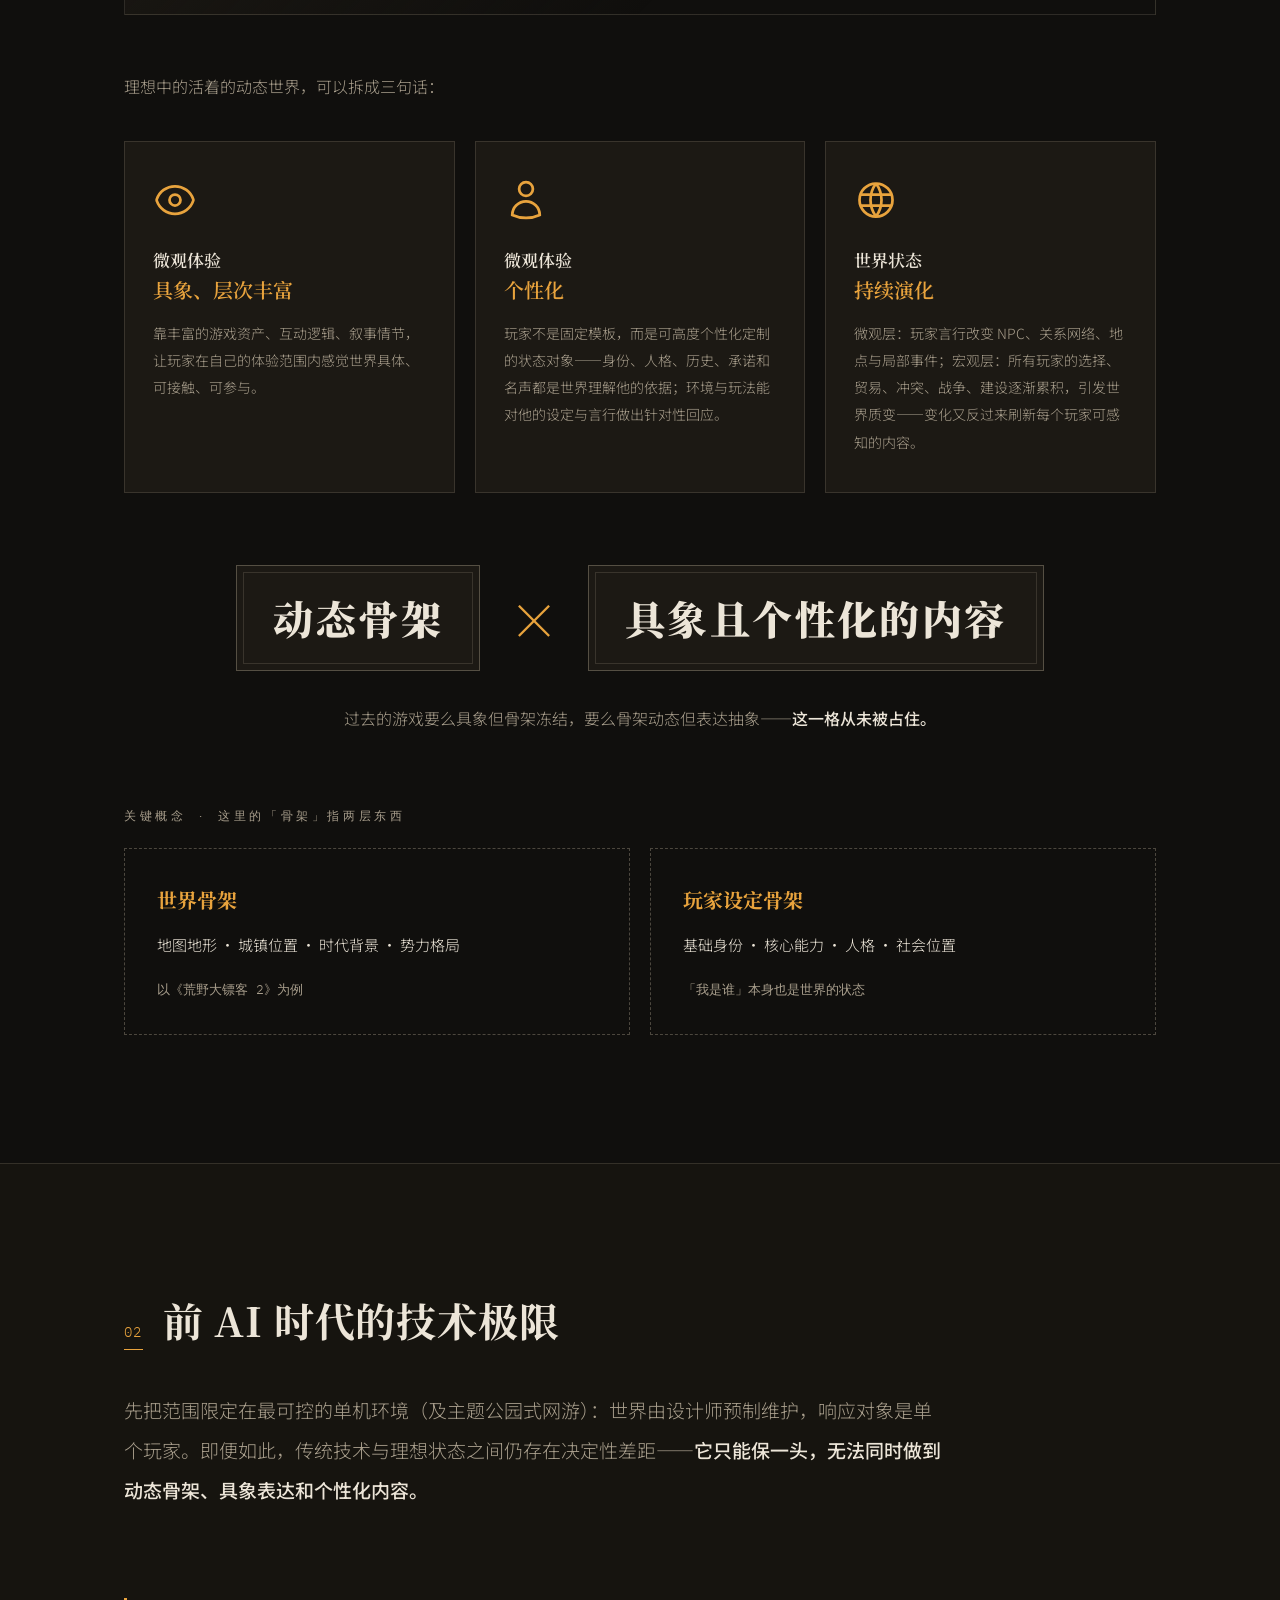
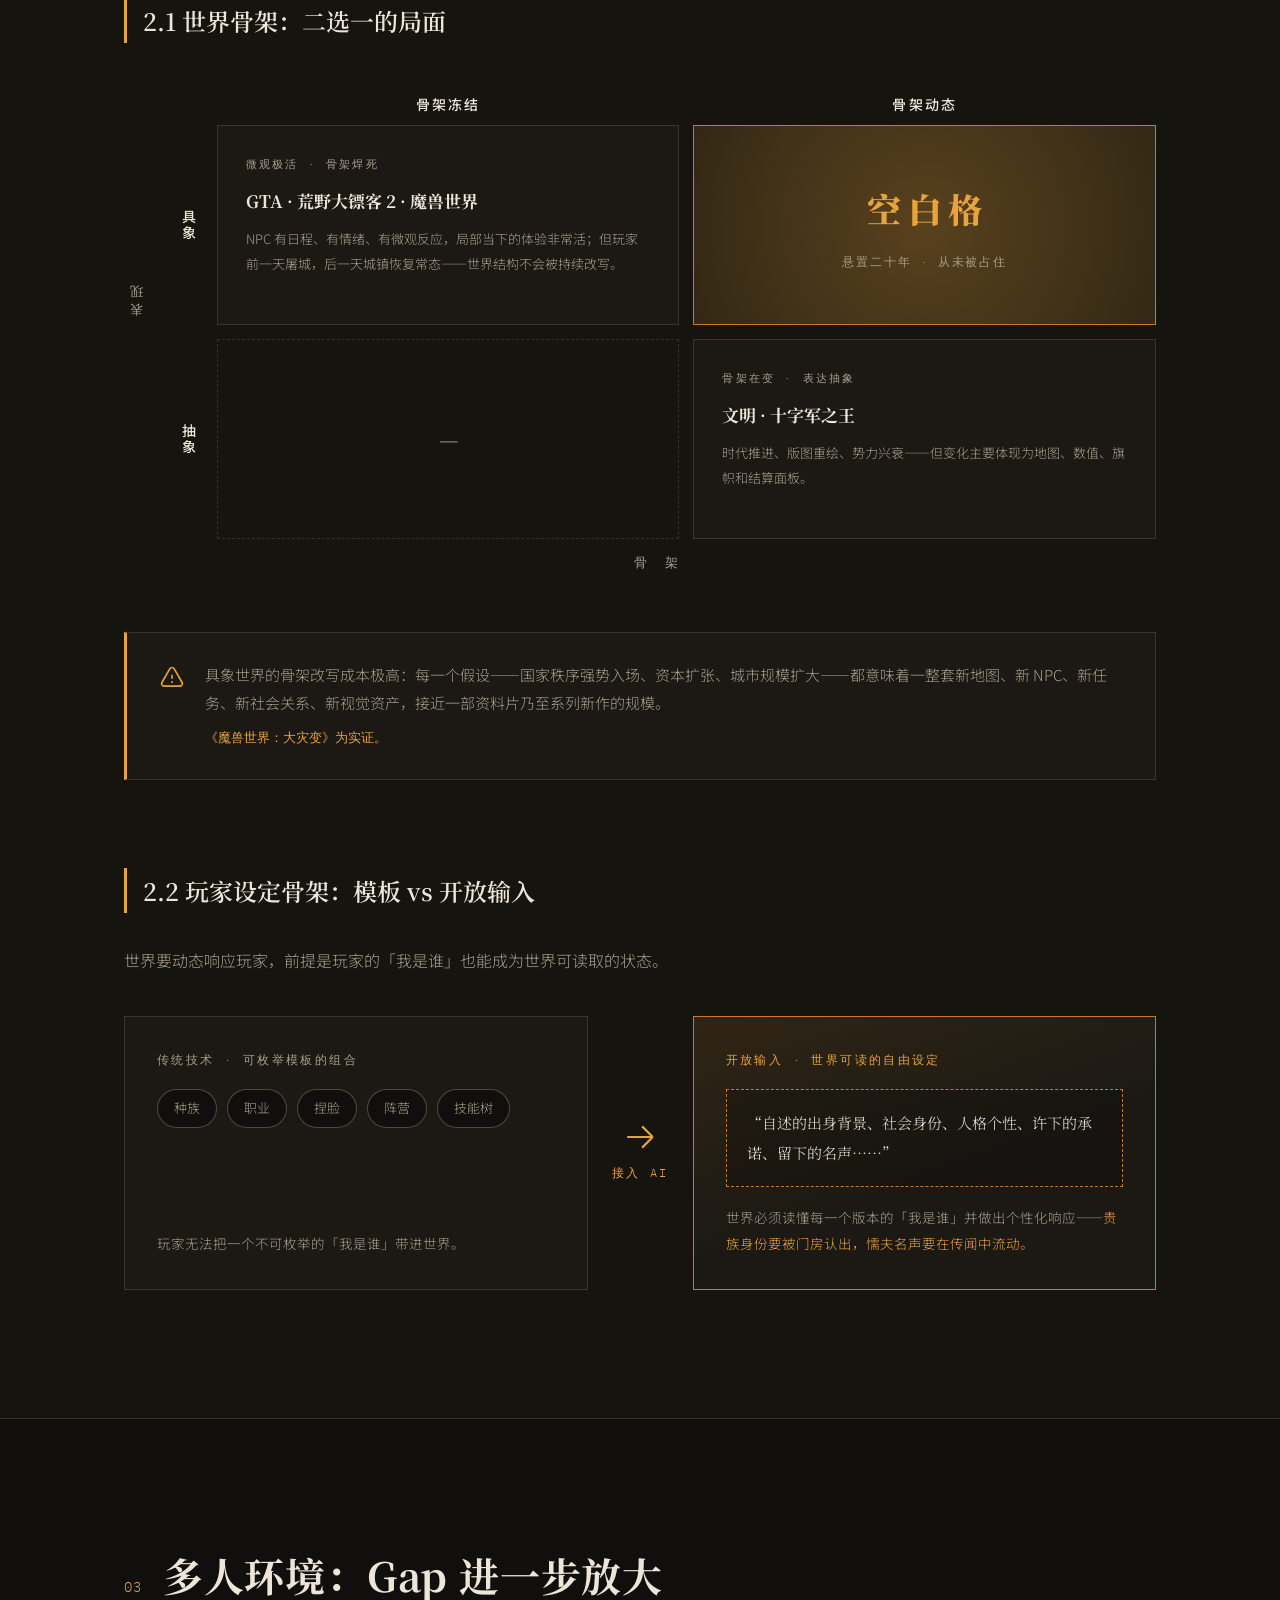
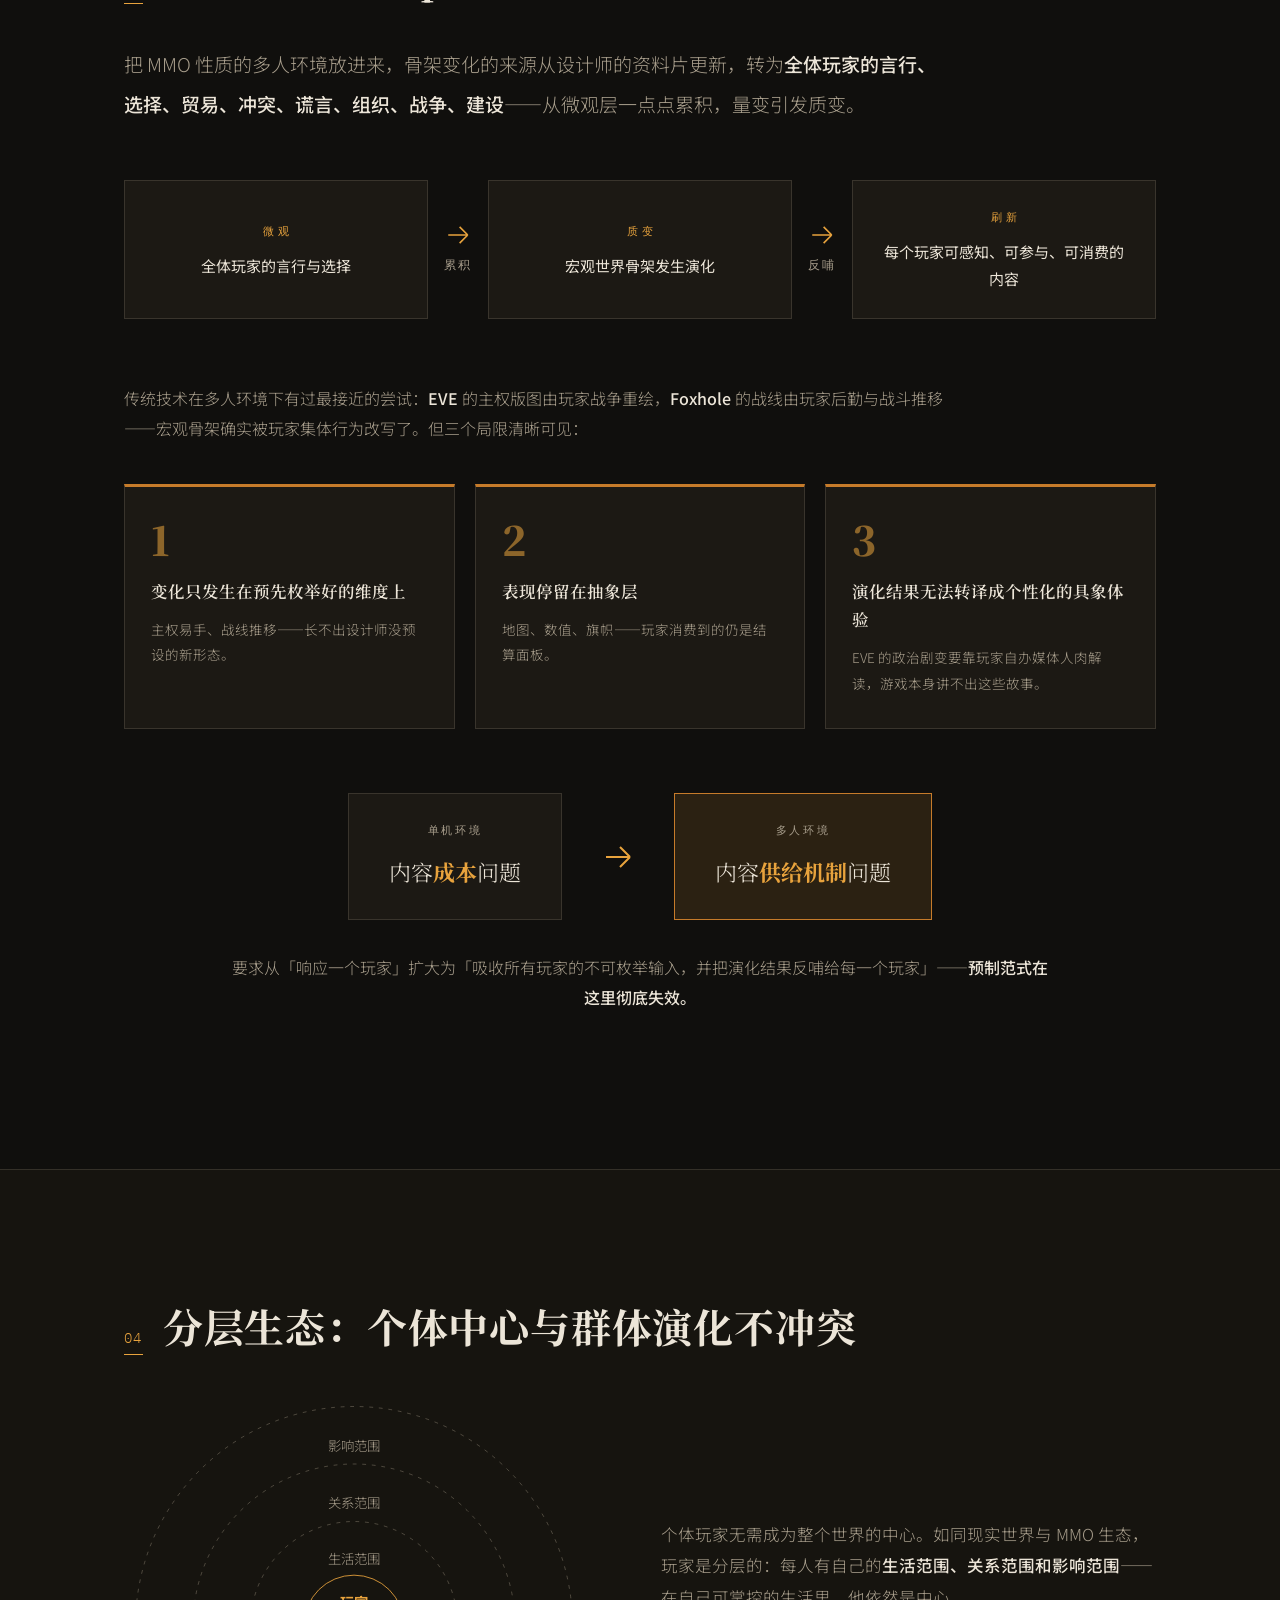
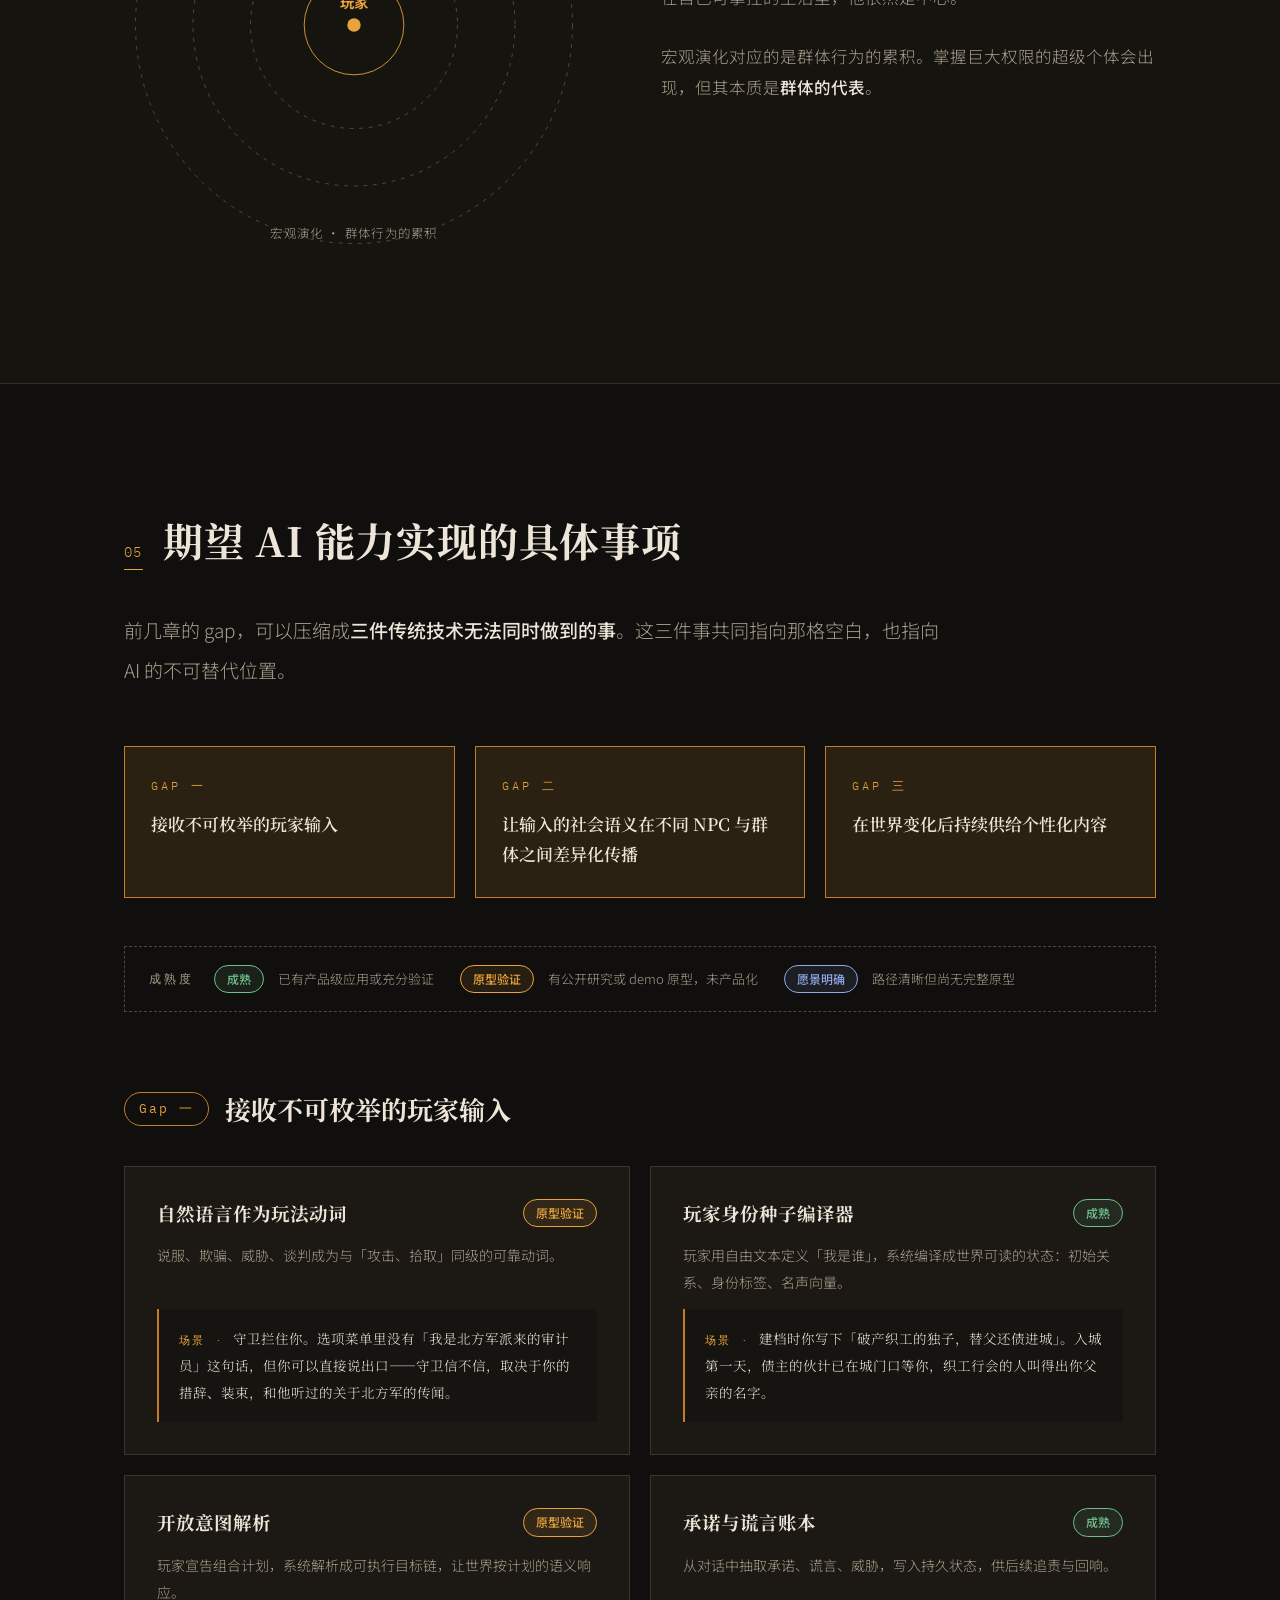
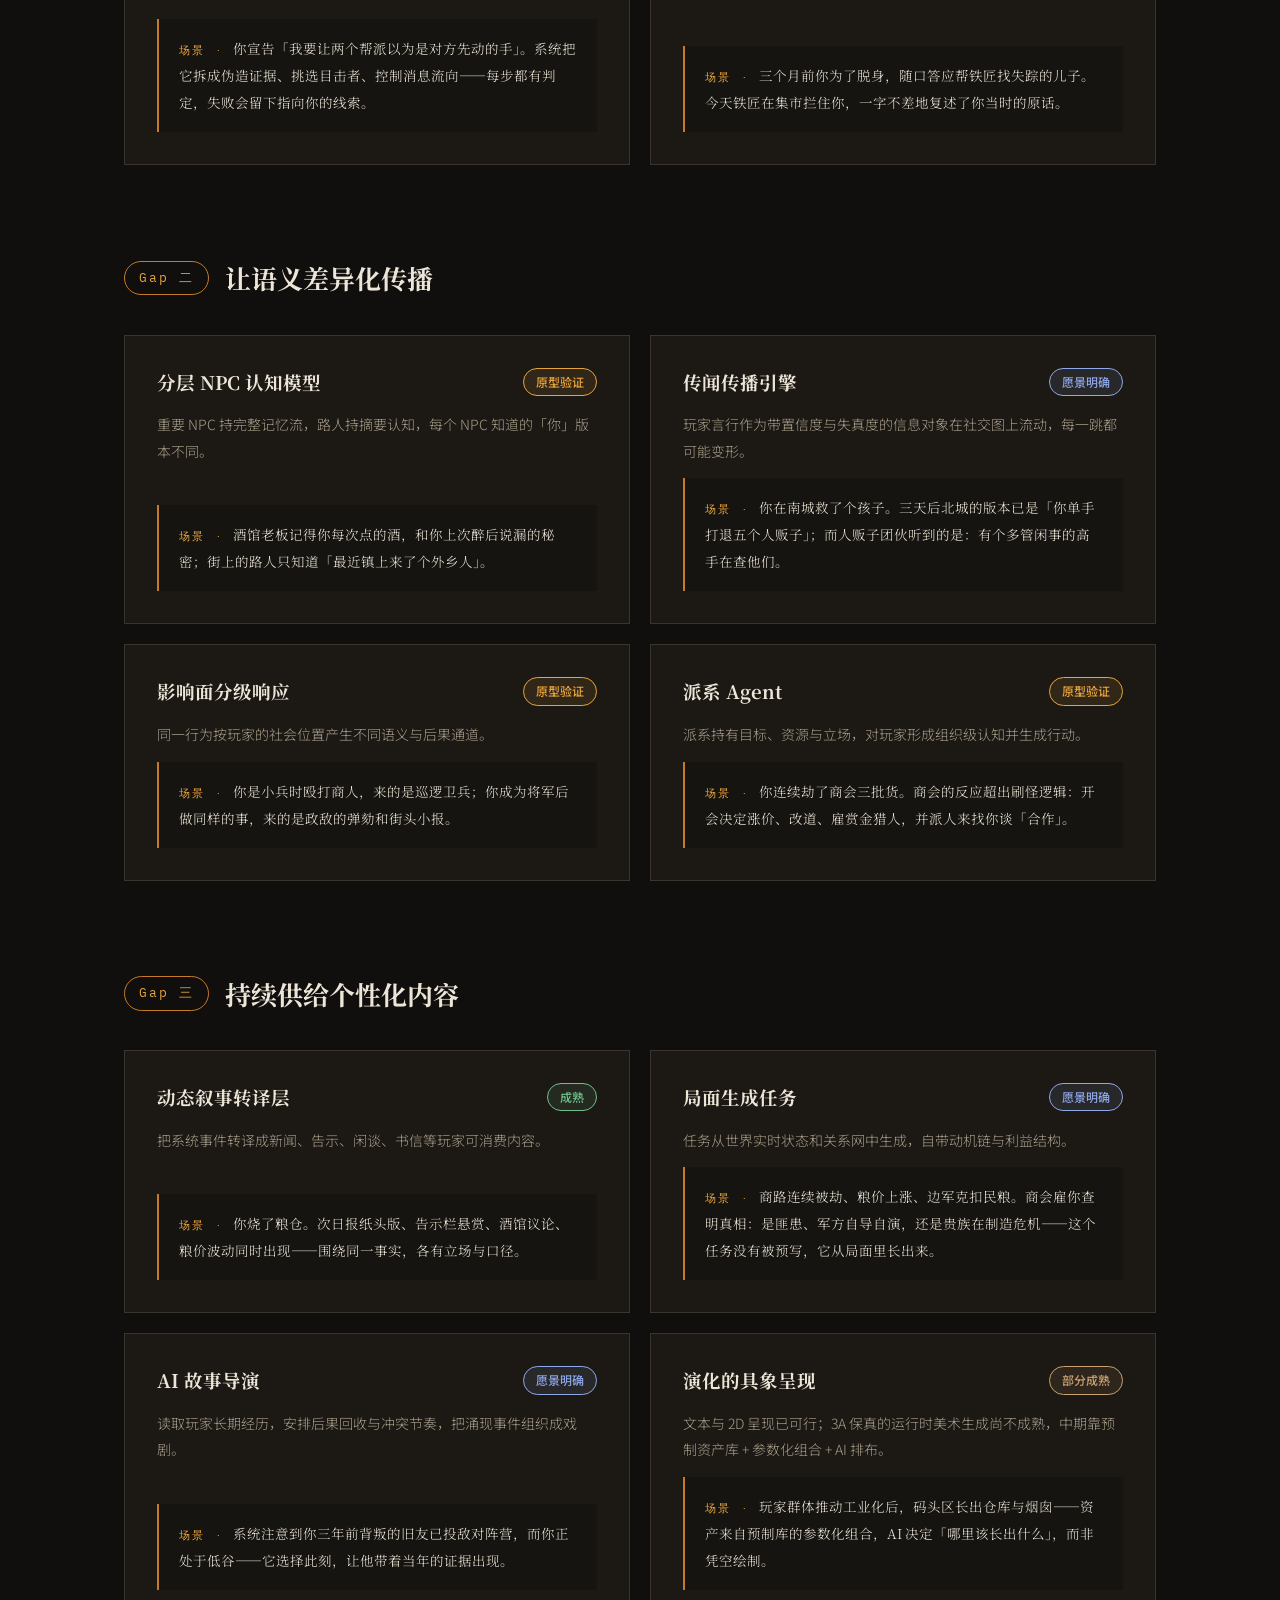
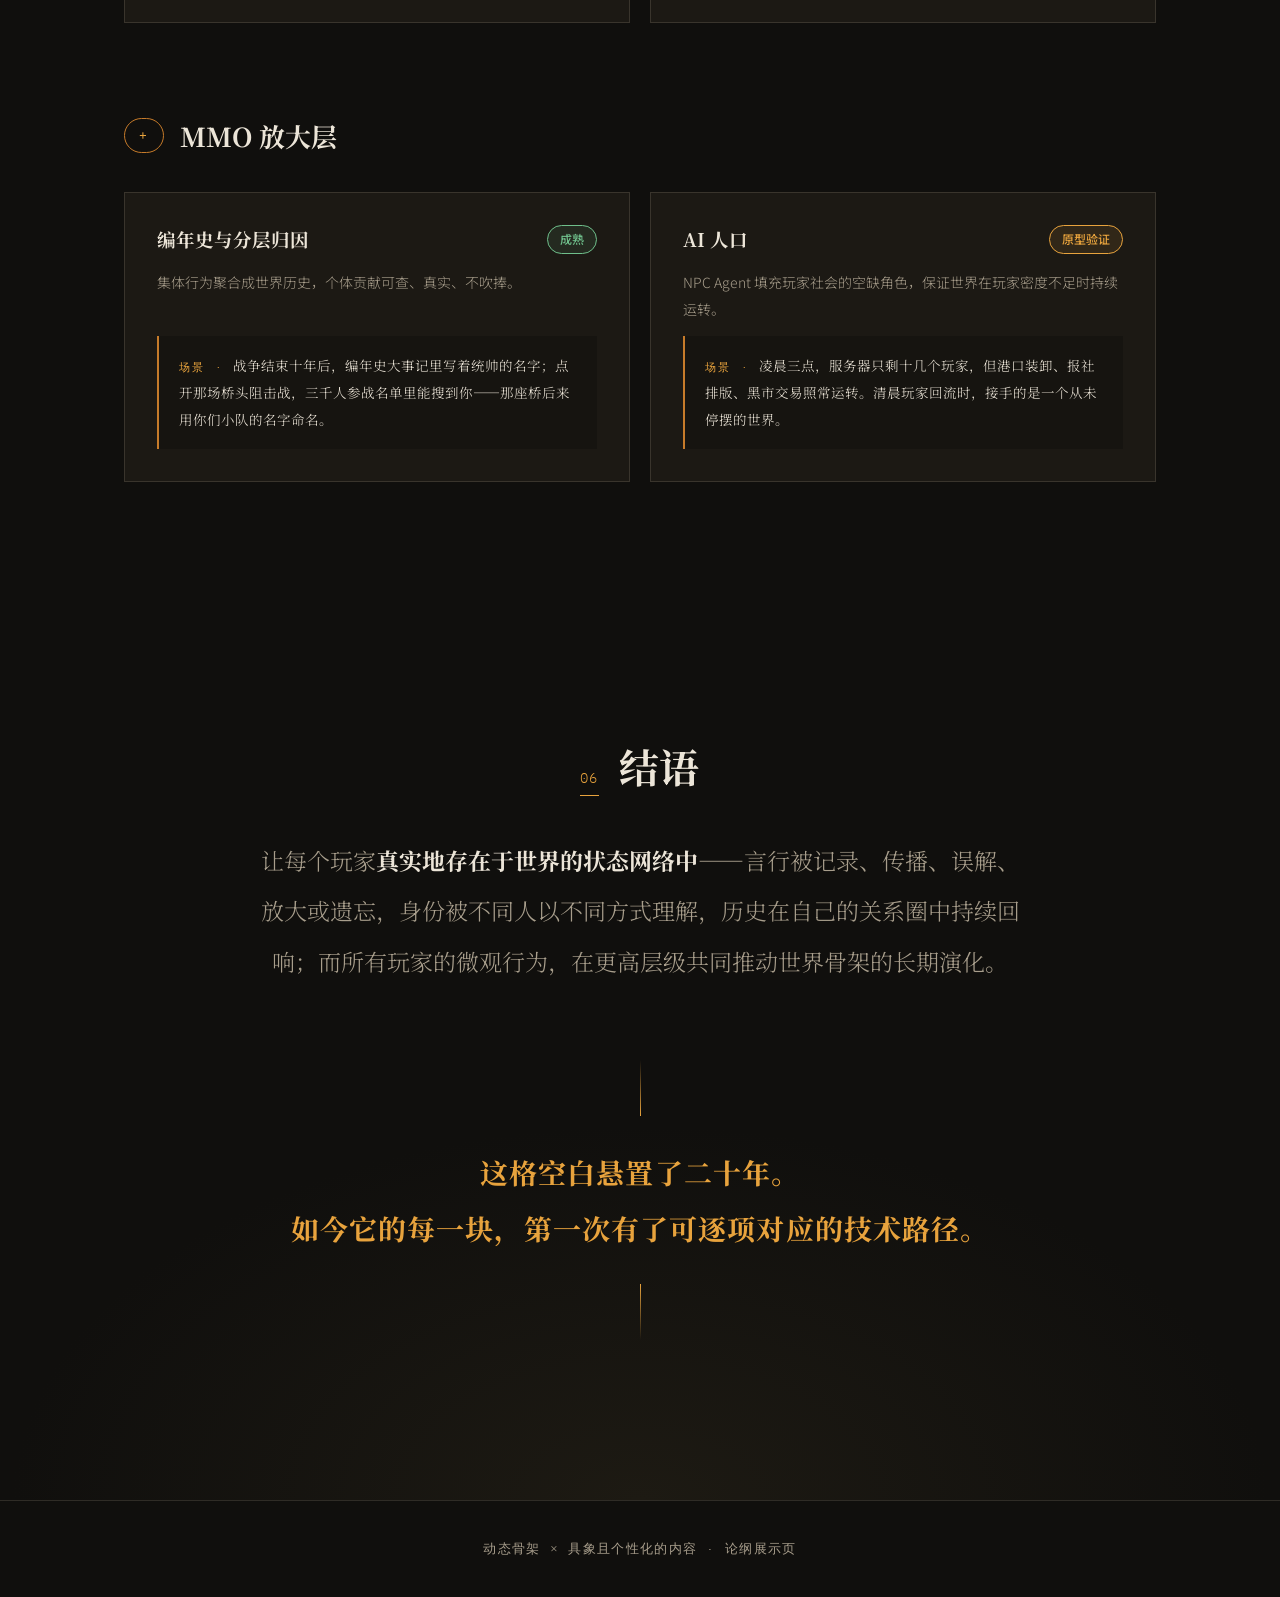
<file: docs/dynamic-skeleton-thesis/index.html>
<!DOCTYPE html>
<html lang="zh-CN">
<head>
<meta charset="UTF-8">
<meta name="viewport" content="width=device-width, initial-scale=1.0">
<title>动态骨架 × 具象且个性化的内容</title>
<meta name="description" content="“活着的动态世界”愿景中最关键、也最长期空缺的一格。">
<link rel="preconnect" href="https://fonts.googleapis.com">
<link rel="preconnect" href="https://fonts.gstatic.com" crossorigin>
<link href="https://fonts.googleapis.com/css2?family=Noto+Serif+SC:wght@400;500;600;700;900&family=Noto+Sans+SC:wght@300;400;500;700&family=IBM+Plex+Mono:wght@400;500&display=swap" rel="stylesheet">
<link rel="stylesheet" href="style.css">
</head>
<body>

<div class="progress-bar" id="progressBar"></div>

<nav class="top-nav" id="topNav">
  <div class="nav-inner">
    <a href="#top" class="nav-brand">动态骨架<span class="nav-x">×</span>具象内容</a>
    <div class="nav-links">
      <a href="#sec-motif">母题</a>
      <a href="#sec-limit">技术极限</a>
      <a href="#sec-mmo">多人放大</a>
      <a href="#sec-layer">分层生态</a>
      <a href="#sec-ai">AI 路径</a>
      <a href="#sec-end">结语</a>
    </div>
  </div>
</nav>

<!-- ============ HERO ============ -->
<header class="hero" id="top">
  <canvas id="worldNet" aria-hidden="true"></canvas>
  <div class="hero-inner">
    <p class="hero-kicker reveal">一份游戏设计论纲</p>
    <h1 class="hero-title reveal">
      <span class="ht-line">动态骨架</span>
      <span class="ht-times">×</span>
      <span class="ht-line">具象且个性化的内容</span>
    </h1>
    <p class="hero-sub reveal">「活着的动态世界」愿景中最关键、也最长期空缺的一格。<br>这格空白悬置了二十年——如今它的每一块，第一次有了可逐项对应的技术路径。</p>
    <div class="hero-scroll reveal">
      <span></span>
    </div>
  </div>
</header>

<main>

<!-- ============ 1. 母题 ============ -->
<section class="section" id="sec-motif">
  <div class="container">
    <div class="sec-head reveal">
      <span class="sec-num">01</span>
      <h2>共同母题：活着的动态世界</h2>
    </div>
    <p class="sec-lede reveal">那些典型的「画饼获得极高关注和期待，但最终无法兑现」的玩法与系统型案例，共同母题可以归纳为——<strong>活着的动态世界</strong>。</p>
    <a class="lede-link reveal" href="cases.html">
      <svg viewBox="0 0 24 24" fill="none" stroke="currentColor" stroke-width="1.5"><path d="M3.75 6.75h16.5M3.75 12h16.5m-16.5 5.25h16.5"/></svg>
      查看佐证 · 15 个「画饼未兑现」案例，100% 落在这一母题
      <svg class="ll-arrow" viewBox="0 0 24 24" fill="none" stroke="currentColor" stroke-width="1.5"><path d="M13.5 4.5L21 12m0 0l-7.5 7.5M21 12H3"/></svg>
    </a>

    <blockquote class="grand-quote reveal">
      玩家期待的是一个能<em>自主持续运行</em>、对玩家的言行与历史有<em>持久记忆</em>，并能<em>动态响应</em>玩家行为，在此基础上涌现出玩家<em>可感知、可参与、可消费</em>内容的世界。
    </blockquote>

    <p class="para reveal">理想中的活着的动态世界，可以拆成三句话：</p>

    <div class="pillars">
      <article class="pillar reveal">
        <div class="pillar-icon">
          <svg viewBox="0 0 24 24" fill="none" stroke="currentColor" stroke-width="1.5"><path d="M2.036 12.322a1.012 1.012 0 010-.639C3.423 7.51 7.36 4.5 12 4.5c4.638 0 8.573 3.007 9.963 7.178.07.207.07.431 0 .639C20.577 16.49 16.64 19.5 12 19.5c-4.638 0-8.573-3.007-9.963-7.178z"/><circle cx="12" cy="12" r="3"/></svg>
        </div>
        <h3>微观体验<span>具象、层次丰富</span></h3>
        <p>靠丰富的游戏资产、互动逻辑、叙事情节，让玩家在自己的体验范围内感觉世界具体、可接触、可参与。</p>
      </article>
      <article class="pillar reveal" data-delay="1">
        <div class="pillar-icon">
          <svg viewBox="0 0 24 24" fill="none" stroke="currentColor" stroke-width="1.5"><path d="M15.75 6a3.75 3.75 0 11-7.5 0 3.75 3.75 0 017.5 0zM4.5 20.118a7.5 7.5 0 0114.998 0A17.933 17.933 0 0112 21.75c-2.676 0-5.216-.584-7.5-1.632z"/></svg>
        </div>
        <h3>微观体验<span>个性化</span></h3>
        <p>玩家不是固定模板，而是可高度个性化定制的状态对象——身份、人格、历史、承诺和名声都是世界理解他的依据；环境与玩法能对他的设定与言行做出针对性回应。</p>
      </article>
      <article class="pillar reveal" data-delay="2">
        <div class="pillar-icon">
          <svg viewBox="0 0 24 24" fill="none" stroke="currentColor" stroke-width="1.5"><path d="M12 21a9 9 0 100-18 9 9 0 000 18z"/><path d="M3.6 9h16.8M3.6 15h16.8M12 3a15 15 0 010 18M12 3a15 15 0 000 18"/></svg>
        </div>
        <h3>世界状态<span>持续演化</span></h3>
        <p>微观层：玩家言行改变 NPC、关系网络、地点与局部事件；宏观层：所有玩家的选择、贸易、冲突、战争、建设逐渐累积，引发世界质变——变化又反过来刷新每个玩家可感知的内容。</p>
      </article>
    </div>

    <div class="formula reveal">
      <span class="formula-part">动态骨架</span>
      <span class="formula-op">×</span>
      <span class="formula-part">具象且个性化的内容</span>
    </div>
    <p class="para center reveal">过去的游戏要么具象但骨架冻结，要么骨架动态但表达抽象——<strong>这一格从未被占住。</strong></p>

    <div class="skeleton-def reveal">
      <p class="skeleton-def-label">关键概念 · 这里的「骨架」指两层东西</p>
      <div class="skeleton-cards">
        <div class="skeleton-card">
          <h4>世界骨架</h4>
          <p>地图地形 · 城镇位置 · 时代背景 · 势力格局</p>
          <span class="skeleton-eg">以《荒野大镖客 2》为例</span>
        </div>
        <div class="skeleton-card">
          <h4>玩家设定骨架</h4>
          <p>基础身份 · 核心能力 · 人格 · 社会位置</p>
          <span class="skeleton-eg">「我是谁」本身也是世界的状态</span>
        </div>
      </div>
    </div>
  </div>
</section>

<!-- ============ 2. 技术极限 ============ -->
<section class="section section-alt" id="sec-limit">
  <div class="container">
    <div class="sec-head reveal">
      <span class="sec-num">02</span>
      <h2>前 AI 时代的技术极限</h2>
    </div>
    <p class="sec-lede reveal">先把范围限定在最可控的单机环境（及主题公园式网游）：世界由设计师预制维护，响应对象是单个玩家。即便如此，传统技术与理想状态之间仍存在决定性差距——<strong>它只能保一头，无法同时做到动态骨架、具象表达和个性化内容。</strong></p>

    <h3 class="sub-head reveal">2.1 世界骨架：二选一的局面</h3>

    <div class="matrix-wrap reveal">
      <div class="matrix-axis-y">表&nbsp;现</div>
      <div class="matrix-grid-outer">
        <div class="matrix-col-labels">
          <span>骨架冻结</span>
          <span>骨架动态</span>
        </div>
        <div class="matrix-row-labels">
          <span>具象</span>
          <span>抽象</span>
        </div>
        <div class="matrix-grid">
          <div class="matrix-cell cell-filled">
            <p class="cell-pos">骨架冻结 × 表现具象</p>
            <p class="cell-tag">微观极活 · 骨架焊死</p>
            <p class="cell-games">GTA · 荒野大镖客 2 · 魔兽世界</p>
            <p class="cell-desc">NPC 有日程、有情绪、有微观反应，局部当下的体验非常活；但玩家前一天屠城，后一天城镇恢复常态——世界结构不会被持续改写。</p>
          </div>
          <div class="matrix-cell cell-blank">
            <p class="cell-pos">骨架动态 × 表现具象</p>
            <p class="cell-blank-title">空白格</p>
            <p class="cell-blank-sub">悬置二十年 · 从未被占住</p>
            <div class="cell-blank-glow" aria-hidden="true"></div>
          </div>
          <div class="matrix-cell cell-empty">
            <span>—</span>
          </div>
          <div class="matrix-cell cell-filled">
            <p class="cell-pos">骨架动态 × 表现抽象</p>
            <p class="cell-tag">骨架在变 · 表达抽象</p>
            <p class="cell-games">文明 · 十字军之王</p>
            <p class="cell-desc">时代推进、版图重绘、势力兴衰——但变化主要体现为地图、数值、旗帜和结算面板。</p>
          </div>
        </div>
      </div>
      <div class="matrix-axis-x">骨&nbsp;架</div>
    </div>

    <div class="callout reveal">
      <svg viewBox="0 0 24 24" fill="none" stroke="currentColor" stroke-width="1.5" class="callout-icon"><path d="M12 9v3.75m-9.303 3.376c-.866 1.5.217 3.374 1.948 3.374h14.71c1.73 0 2.813-1.874 1.948-3.374L13.949 3.378c-.866-1.5-3.032-1.5-3.898 0L2.697 16.126z"/><path d="M12 15.75h.007v.008H12v-.008z"/></svg>
      <p>具象世界的骨架改写成本极高：每一个假设——国家秩序强势入场、资本扩张、城市规模扩大——都意味着一整套新地图、新 NPC、新任务、新社会关系、新视觉资产，接近一部资料片乃至系列新作的规模。<span class="callout-eg">《魔兽世界：大灾变》为实证。</span></p>
    </div>

    <h3 class="sub-head reveal">2.2 玩家设定骨架：模板 vs 开放输入</h3>
    <p class="para reveal">世界要动态响应玩家，前提是玩家的「我是谁」也能成为世界可读取的状态。</p>

    <div class="identity-compare">
      <div class="idc-col idc-old reveal">
        <p class="idc-label">传统技术 · 可枚举模板的组合</p>
        <div class="idc-chips">
          <span class="chip">种族</span><span class="chip">职业</span><span class="chip">捏脸</span><span class="chip">阵营</span><span class="chip">技能树</span>
        </div>
        <p class="idc-note">玩家无法把一个不可枚举的「我是谁」带进世界。</p>
      </div>
      <div class="idc-arrow reveal" aria-hidden="true">
        <svg viewBox="0 0 24 24" fill="none" stroke="currentColor" stroke-width="1.5"><path d="M13.5 4.5L21 12m0 0l-7.5 7.5M21 12H3"/></svg>
        <span>接入 AI</span>
      </div>
      <div class="idc-col idc-new reveal" data-delay="1">
        <p class="idc-label">开放输入 · 世界可读的自由设定</p>
        <div class="idc-freeform">
          <p>“自述的出身背景、社会身份、人格个性、许下的承诺、留下的名声……”</p>
        </div>
        <p class="idc-note">世界必须读懂每一个版本的「我是谁」并做出个性化响应——<em>贵族身份要被门房认出，懦夫名声要在传闻中流动。</em></p>
      </div>
    </div>
  </div>
</section>

<!-- ============ 3. 多人环境 ============ -->
<section class="section" id="sec-mmo">
  <div class="container">
    <div class="sec-head reveal">
      <span class="sec-num">03</span>
      <h2>多人环境：Gap 进一步放大</h2>
    </div>
    <p class="sec-lede reveal">把 MMO 性质的多人环境放进来，骨架变化的来源从设计师的资料片更新，转为<strong>全体玩家的言行、选择、贸易、冲突、谎言、组织、战争、建设</strong>——从微观层一点点累积，量变引发质变。</p>

    <div class="loop-diagram reveal" aria-label="演化循环：微观言行累积到宏观骨架演化，再反哺个体体验">
      <div class="loop-node">
        <span class="loop-step">微观</span>
        <p>全体玩家的言行与选择</p>
      </div>
      <div class="loop-arrow"><svg viewBox="0 0 24 24" fill="none" stroke="currentColor" stroke-width="1.5"><path d="M13.5 4.5L21 12m0 0l-7.5 7.5M21 12H3"/></svg><span>累积</span></div>
      <div class="loop-node">
        <span class="loop-step">质变</span>
        <p>宏观世界骨架发生演化</p>
      </div>
      <div class="loop-arrow"><svg viewBox="0 0 24 24" fill="none" stroke="currentColor" stroke-width="1.5"><path d="M13.5 4.5L21 12m0 0l-7.5 7.5M21 12H3"/></svg><span>反哺</span></div>
      <div class="loop-node">
        <span class="loop-step">刷新</span>
        <p>每个玩家可感知、可参与、可消费的内容</p>
      </div>
    </div>

    <p class="para reveal">传统技术在多人环境下有过最接近的尝试：<strong>EVE</strong> 的主权版图由玩家战争重绘，<strong>Foxhole</strong> 的战线由玩家后勤与战斗推移——宏观骨架确实被玩家集体行为改写了。但三个局限清晰可见：</p>

    <div class="limits">
      <div class="limit-card reveal">
        <span class="limit-num">1</span>
        <h4>变化只发生在预先枚举好的维度上</h4>
        <p>主权易手、战线推移——长不出设计师没预设的新形态。</p>
      </div>
      <div class="limit-card reveal" data-delay="1">
        <span class="limit-num">2</span>
        <h4>表现停留在抽象层</h4>
        <p>地图、数值、旗帜——玩家消费到的仍是结算面板。</p>
      </div>
      <div class="limit-card reveal" data-delay="2">
        <span class="limit-num">3</span>
        <h4>演化结果无法转译成个性化的具象体验</h4>
        <p>EVE 的政治剧变要靠玩家自办媒体人肉解读，游戏本身讲不出这些故事。</p>
      </div>
    </div>

    <div class="gap-upgrade reveal">
      <div class="gu-item gu-from">
        <span class="gu-tag">单机环境</span>
        <p>内容<strong>成本</strong>问题</p>
      </div>
      <svg class="gu-arrow" viewBox="0 0 24 24" fill="none" stroke="currentColor" stroke-width="1.5"><path d="M13.5 4.5L21 12m0 0l-7.5 7.5M21 12H3"/></svg>
      <div class="gu-item gu-to">
        <span class="gu-tag">多人环境</span>
        <p>内容<strong>供给机制</strong>问题</p>
      </div>
    </div>
    <p class="para center reveal">要求从「响应一个玩家」扩大为「吸收所有玩家的不可枚举输入，并把演化结果反哺给每一个玩家」——<strong>预制范式在这里彻底失效。</strong></p>
  </div>
</section>

<!-- ============ 4. 分层生态 ============ -->
<section class="section section-alt" id="sec-layer">
  <div class="container">
    <div class="sec-head reveal">
      <span class="sec-num">04</span>
      <h2>分层生态：个体中心与群体演化不冲突</h2>
    </div>

    <div class="layer-flex">
      <div class="layer-viz reveal" aria-hidden="true">
        <svg viewBox="0 0 480 480">
          <circle cx="240" cy="240" r="228" class="ring ring-4"/>
          <circle cx="240" cy="240" r="168" class="ring ring-3"/>
          <circle cx="240" cy="240" r="108" class="ring ring-2"/>
          <circle cx="240" cy="240" r="52" class="ring ring-1"/>
          <circle cx="240" cy="240" r="7" class="ring-core"/>
          <text x="240" y="222" class="ring-label ring-label-core">玩家</text>
          <text x="240" y="176" class="ring-label">生活范围</text>
          <text x="240" y="118" class="ring-label">关系范围</text>
          <text x="240" y="58" class="ring-label">影响范围</text>
          <text x="240" y="462" class="ring-label ring-label-outer">宏观演化 · 群体行为的累积</text>
        </svg>
      </div>
      <div class="layer-text">
        <p class="para reveal">个体玩家无需成为整个世界的中心。如同现实世界与 MMO 生态，玩家是分层的：每人有自己的<strong>生活范围、关系范围和影响范围</strong>——在自己可掌控的生活里，他依然是中心。</p>
        <p class="para reveal">宏观演化对应的是群体行为的累积。掌握巨大权限的超级个体会出现，但其本质是<strong>群体的代表</strong>。</p>
      </div>
    </div>
  </div>
</section>

<!-- ============ 5. AI 路径 ============ -->
<section class="section" id="sec-ai">
  <div class="container">
    <div class="sec-head reveal">
      <span class="sec-num">05</span>
      <h2>期望 AI 能力实现的具体事项</h2>
    </div>
    <p class="sec-lede reveal">前几章的 gap，可以压缩成<strong>三件传统技术无法同时做到的事</strong>。这三件事共同指向那格空白，也指向 AI 的不可替代位置。</p>

    <div class="gap-three reveal">
      <div class="gt-item"><span>Gap 一</span><p>接收不可枚举的玩家输入</p></div>
      <div class="gt-item"><span>Gap 二</span><p>让输入的社会语义在不同 NPC 与群体之间差异化传播</p></div>
      <div class="gt-item"><span>Gap 三</span><p>在世界变化后持续供给个性化内容</p></div>
    </div>

    <div class="maturity-legend reveal">
      <span class="legend-title">成熟度</span>
      <span class="badge badge-mature">成熟</span><em>已有产品级应用或充分验证</em>
      <span class="badge badge-proto">原型验证</span><em>有公开研究或 demo 原型，未产品化</em>
      <span class="badge badge-vision">愿景明确</span><em>路径清晰但尚无完整原型</em>
    </div>

    <!-- Gap 1 -->
    <div class="gap-group">
      <h3 class="gap-head reveal"><span>Gap 一</span>接收不可枚举的玩家输入</h3>
      <div class="feature-grid">
        <article class="feature reveal">
          <header><h4>自然语言作为玩法动词</h4><span class="badge badge-proto">原型验证</span></header>
          <p>说服、欺骗、威胁、谈判成为与「攻击、拾取」同级的可靠动词。</p>
          <blockquote>守卫拦住你。选项菜单里没有「我是北方军派来的审计员」这句话，但你可以直接说出口——守卫信不信，取决于你的措辞、装束，和他听过的关于北方军的传闻。</blockquote>
        </article>
        <article class="feature reveal" data-delay="1">
          <header><h4>玩家身份种子编译器</h4><span class="badge badge-mature">成熟</span></header>
          <p>玩家用自由文本定义「我是谁」，系统编译成世界可读的状态：初始关系、身份标签、名声向量。</p>
          <blockquote>建档时你写下「破产织工的独子，替父还债进城」。入城第一天，债主的伙计已在城门口等你，织工行会的人叫得出你父亲的名字。</blockquote>
        </article>
        <article class="feature reveal">
          <header><h4>开放意图解析</h4><span class="badge badge-proto">原型验证</span></header>
          <p>玩家宣告组合计划，系统解析成可执行目标链，让世界按计划的语义响应。</p>
          <blockquote>你宣告「我要让两个帮派以为是对方先动的手」。系统把它拆成伪造证据、挑选目击者、控制消息流向——每步都有判定，失败会留下指向你的线索。</blockquote>
        </article>
        <article class="feature reveal" data-delay="1">
          <header><h4>承诺与谎言账本</h4><span class="badge badge-mature">成熟</span></header>
          <p>从对话中抽取承诺、谎言、威胁，写入持久状态，供后续追责与回响。</p>
          <blockquote>三个月前你为了脱身，随口答应帮铁匠找失踪的儿子。今天铁匠在集市拦住你，一字不差地复述了你当时的原话。</blockquote>
        </article>
      </div>
    </div>

    <!-- Gap 2 -->
    <div class="gap-group">
      <h3 class="gap-head reveal"><span>Gap 二</span>让语义差异化传播</h3>
      <div class="feature-grid">
        <article class="feature reveal">
          <header><h4>分层 NPC 认知模型</h4><span class="badge badge-proto">原型验证</span></header>
          <p>重要 NPC 持完整记忆流，路人持摘要认知，每个 NPC 知道的「你」版本不同。</p>
          <blockquote>酒馆老板记得你每次点的酒，和你上次醉后说漏的秘密；街上的路人只知道「最近镇上来了个外乡人」。</blockquote>
        </article>
        <article class="feature reveal" data-delay="1">
          <header><h4>传闻传播引擎</h4><span class="badge badge-vision">愿景明确</span></header>
          <p>玩家言行作为带置信度与失真度的信息对象在社交图上流动，每一跳都可能变形。</p>
          <blockquote>你在南城救了个孩子。三天后北城的版本已是「你单手打退五个人贩子」；而人贩子团伙听到的是：有个多管闲事的高手在查他们。</blockquote>
        </article>
        <article class="feature reveal">
          <header><h4>影响面分级响应</h4><span class="badge badge-proto">原型验证</span></header>
          <p>同一行为按玩家的社会位置产生不同语义与后果通道。</p>
          <blockquote>你是小兵时殴打商人，来的是巡逻卫兵；你成为将军后做同样的事，来的是政敌的弹劾和街头小报。</blockquote>
        </article>
        <article class="feature reveal" data-delay="1">
          <header><h4>派系 Agent</h4><span class="badge badge-proto">原型验证</span></header>
          <p>派系持有目标、资源与立场，对玩家形成组织级认知并生成行动。</p>
          <blockquote>你连续劫了商会三批货。商会的反应超出刷怪逻辑：开会决定涨价、改道、雇赏金猎人，并派人来找你谈「合作」。</blockquote>
        </article>
      </div>
    </div>

    <!-- Gap 3 -->
    <div class="gap-group">
      <h3 class="gap-head reveal"><span>Gap 三</span>持续供给个性化内容</h3>
      <div class="feature-grid">
        <article class="feature reveal">
          <header><h4>动态叙事转译层</h4><span class="badge badge-mature">成熟</span></header>
          <p>把系统事件转译成新闻、告示、闲谈、书信等玩家可消费内容。</p>
          <blockquote>你烧了粮仓。次日报纸头版、告示栏悬赏、酒馆议论、粮价波动同时出现——围绕同一事实，各有立场与口径。</blockquote>
        </article>
        <article class="feature reveal" data-delay="1">
          <header><h4>局面生成任务</h4><span class="badge badge-vision">愿景明确</span></header>
          <p>任务从世界实时状态和关系网中生成，自带动机链与利益结构。</p>
          <blockquote>商路连续被劫、粮价上涨、边军克扣民粮。商会雇你查明真相：是匪患、军方自导自演，还是贵族在制造危机——这个任务没有被预写，它从局面里长出来。</blockquote>
        </article>
        <article class="feature reveal">
          <header><h4>AI 故事导演</h4><span class="badge badge-vision">愿景明确</span></header>
          <p>读取玩家长期经历，安排后果回收与冲突节奏，把涌现事件组织成戏剧。</p>
          <blockquote>系统注意到你三年前背叛的旧友已投敌对阵营，而你正处于低谷——它选择此刻，让他带着当年的证据出现。</blockquote>
        </article>
        <article class="feature reveal" data-delay="1">
          <header><h4>演化的具象呈现</h4><span class="badge badge-partial">部分成熟</span></header>
          <p>文本与 2D 呈现已可行；3A 保真的运行时美术生成尚不成熟，中期靠预制资产库 + 参数化组合 + AI 排布。</p>
          <blockquote>玩家群体推动工业化后，码头区长出仓库与烟囱——资产来自预制库的参数化组合，AI 决定「哪里该长出什么」，而非凭空绘制。</blockquote>
        </article>
      </div>
    </div>

    <!-- MMO 放大层 -->
    <div class="gap-group">
      <h3 class="gap-head reveal"><span>+</span>MMO 放大层</h3>
      <div class="feature-grid">
        <article class="feature reveal">
          <header><h4>编年史与分层归因</h4><span class="badge badge-mature">成熟</span></header>
          <p>集体行为聚合成世界历史，个体贡献可查、真实、不吹捧。</p>
          <blockquote>战争结束十年后，编年史大事记里写着统帅的名字；点开那场桥头阻击战，三千人参战名单里能搜到你——那座桥后来用你们小队的名字命名。</blockquote>
        </article>
        <article class="feature reveal" data-delay="1">
          <header><h4>AI 人口</h4><span class="badge badge-proto">原型验证</span></header>
          <p>NPC Agent 填充玩家社会的空缺角色，保证世界在玩家密度不足时持续运转。</p>
          <blockquote>凌晨三点，服务器只剩十几个玩家，但港口装卸、报社排版、黑市交易照常运转。清晨玩家回流时，接手的是一个从未停摆的世界。</blockquote>
        </article>
      </div>
    </div>
  </div>
</section>

<!-- ============ 6. 结语 ============ -->
<section class="section section-end" id="sec-end">
  <div class="container">
    <div class="sec-head reveal">
      <span class="sec-num">06</span>
      <h2>结语</h2>
    </div>
    <p class="end-text reveal">让每个玩家<strong>真实地存在于世界的状态网络中</strong>——言行被记录、传播、误解、放大或遗忘，身份被不同人以不同方式理解，历史在自己的关系圈中持续回响；而所有玩家的微观行为，在更高层级共同推动世界骨架的长期演化。</p>
    <div class="end-mark reveal">
      <span class="end-line"></span>
      <p>这格空白悬置了二十年。<br>如今它的每一块，第一次有了可逐项对应的技术路径。</p>
      <span class="end-line"></span>
    </div>
  </div>
</section>

</main>

<footer class="site-footer">
  <p>动态骨架 × 具象且个性化的内容 · 论纲展示页</p>
</footer>

<script src="script.js"></script>
</body>
</html>
</file>
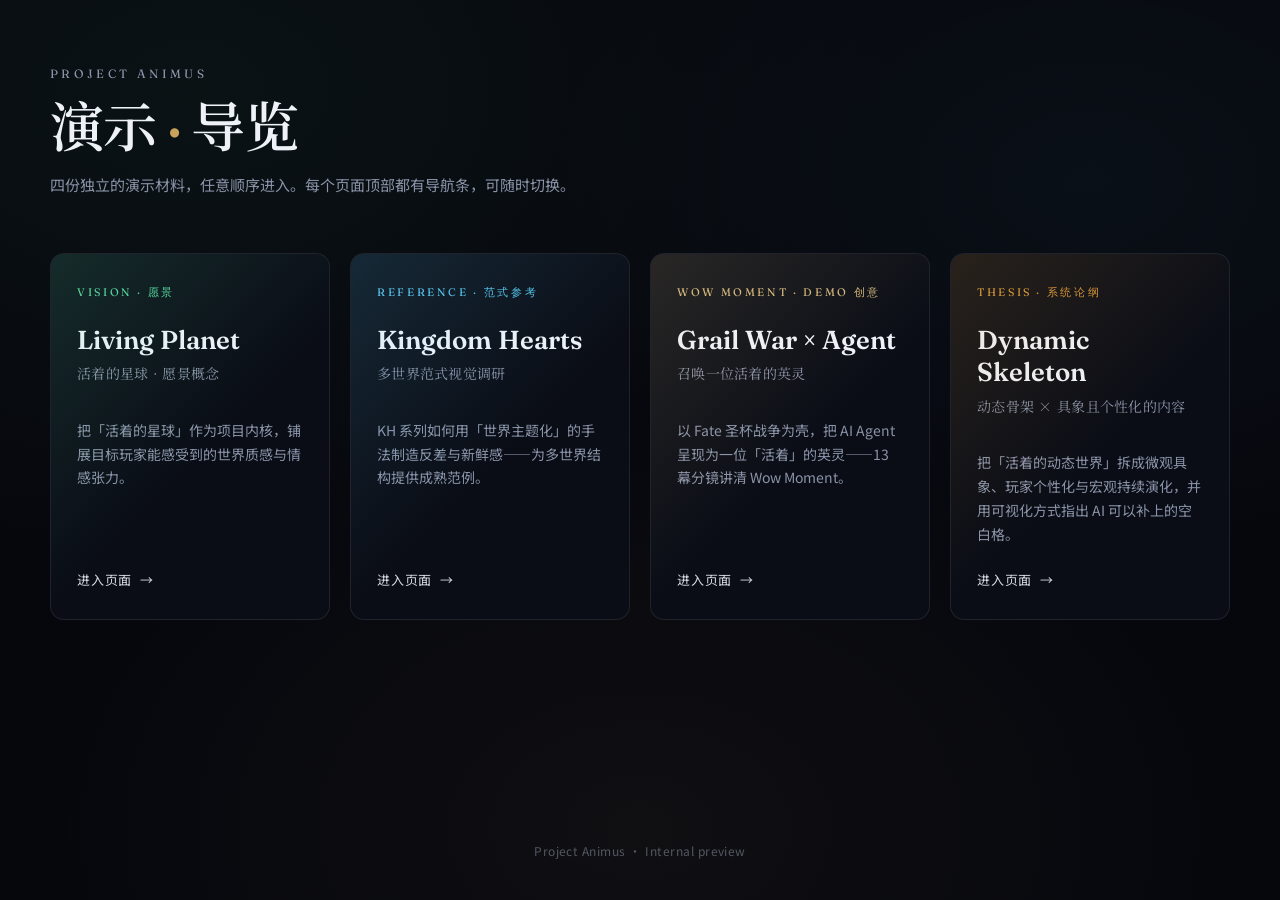
<file: docs/presentation/index.html>
<!doctype html>
<html lang="zh-CN">
<head>
<meta charset="utf-8">
<meta name="viewport" content="width=device-width, initial-scale=1">
<title>Project Animus · 演示导览</title>
<link rel="preconnect" href="https://fonts.googleapis.com">
<link rel="preconnect" href="https://fonts.gstatic.com" crossorigin>
<link href="https://fonts.googleapis.com/css2?family=Fraunces:opsz,wght@9..144,500;9..144,700&family=Noto+Serif+SC:wght@500;700;900&family=Noto+Sans+SC:wght@300;400;500;700&display=swap" rel="stylesheet">
<style>
  :root{
    --bg:#06070d;
    --bg-2:#0a0d16;
    --ink:#eef2f8;
    --muted:#8a93a8;
    --line:rgba(255,255,255,.09);
    --accent:#c9a35c;
  }
  *{box-sizing:border-box}
  html,body{margin:0;background:var(--bg);color:var(--ink);font-family:"Noto Sans SC",-apple-system,BlinkMacSystemFont,"Segoe UI",sans-serif;line-height:1.6}
  body{min-height:100vh;display:flex;flex-direction:column;padding:64px 24px 40px;background:
    radial-gradient(1200px 800px at 15% 10%, rgba(92,230,168,.05), transparent 60%),
    radial-gradient(1000px 700px at 85% 20%, rgba(96,214,255,.045), transparent 55%),
    radial-gradient(1000px 700px at 50% 92%, rgba(232,201,135,.045), transparent 60%),
    var(--bg)}
  .container{max-width:1180px;margin:0 auto;width:100%;flex:1;display:flex;flex-direction:column}
  header{margin-bottom:56px}
  .eyebrow{font-family:"Fraunces",serif;font-size:12px;letter-spacing:.28em;text-transform:uppercase;color:var(--muted);margin-bottom:14px}
  h1{font-family:"Fraunces","Noto Serif SC",serif;font-size:clamp(34px,4.6vw,54px);font-weight:600;letter-spacing:-.01em;margin:0 0 14px;line-height:1.15}
  h1 .accent{color:var(--accent)}
  .subtitle{font-size:15px;color:var(--muted);max-width:640px;margin:0}
  main.cards{display:grid;grid-template-columns:repeat(auto-fit,minmax(260px,1fr));gap:20px;flex:1;align-content:start}
  @media (max-width:900px){main.cards{grid-template-columns:1fr}}
  .card{position:relative;display:flex;flex-direction:column;padding:30px 26px 28px;background:var(--bg-2);border:1px solid var(--line);border-radius:14px;text-decoration:none;color:inherit;overflow:hidden;transition:transform .28s ease,border-color .28s ease,box-shadow .28s ease}
  .card::before{content:"";position:absolute;inset:0;background:linear-gradient(135deg,var(--tint,transparent) 0%,transparent 55%);opacity:.14;pointer-events:none}
  .card:hover{transform:translateY(-4px);border-color:rgba(255,255,255,.2);box-shadow:0 24px 48px -20px rgba(0,0,0,.6)}
  .card .tag{font-family:"Fraunces",serif;font-size:11px;letter-spacing:.24em;text-transform:uppercase;color:var(--tint,var(--muted));margin-bottom:22px;opacity:.9}
  .card h2{font-family:"Fraunces","Noto Serif SC",serif;font-size:26px;font-weight:600;margin:0 0 6px;line-height:1.25}
  .card .cn{font-family:"Noto Serif SC",serif;font-size:14px;color:var(--muted);margin-bottom:20px;letter-spacing:.02em}
  .card .desc{font-size:14px;color:var(--muted);flex:1;margin-bottom:24px;line-height:1.7}
  .card .cta{font-size:13px;color:var(--ink);opacity:.9;letter-spacing:.06em;display:inline-flex;align-items:center;gap:8px}
  .card .cta::after{content:"→";transition:transform .2s ease}
  .card:hover .cta::after{transform:translateX(6px)}
  .card.living{--tint:#5ce6a8}
  .card.kh{--tint:#60d6ff}
  .card.grail{--tint:#e8c987}
  .card.thesis{--tint:#e8a33d}
  footer{margin-top:56px;font-size:12px;color:var(--muted);opacity:.55;text-align:center;letter-spacing:.04em}
</style>
</head>
<body>
<div class="container">
  <header>
    <div class="eyebrow">Project Animus</div>
    <h1>演示<span class="accent"> · </span>导览</h1>
    <p class="subtitle">四份独立的演示材料，任意顺序进入。每个页面顶部都有导航条，可随时切换。</p>
  </header>
  <main class="cards">
    <a class="card living" href="living-planet-vision.html">
      <div class="tag">Vision · 愿景</div>
      <h2>Living Planet</h2>
      <div class="cn">活着的星球 · 愿景概念</div>
      <p class="desc">把「活着的星球」作为项目内核，铺展目标玩家能感受到的世界质感与情感张力。</p>
      <span class="cta">进入页面</span>
    </a>
    <a class="card kh" href="kingdom-hearts-world-pattern.html">
      <div class="tag">Reference · 范式参考</div>
      <h2>Kingdom Hearts</h2>
      <div class="cn">多世界范式视觉调研</div>
      <p class="desc">KH 系列如何用「世界主题化」的手法制造反差与新鲜感——为多世界结构提供成熟范例。</p>
      <span class="cta">进入页面</span>
    </a>
    <a class="card grail" href="grail-war-agent-vision.html">
      <div class="tag">Wow Moment · Demo 创意</div>
      <h2>Grail War × Agent</h2>
      <div class="cn">召唤一位活着的英灵</div>
      <p class="desc">以 Fate 圣杯战争为壳，把 AI Agent 呈现为一位「活着」的英灵——13 幕分镜讲清 Wow Moment。</p>
      <span class="cta">进入页面</span>
    </a>
    <a class="card thesis" href="../dynamic-skeleton-thesis/">
      <div class="tag">Thesis · 系统论纲</div>
      <h2>Dynamic Skeleton</h2>
      <div class="cn">动态骨架 × 具象且个性化的内容</div>
      <p class="desc">把「活着的动态世界」拆成微观具象、玩家个性化与宏观持续演化，并用可视化方式指出 AI 可以补上的空白格。</p>
      <span class="cta">进入页面</span>
    </a>
  </main>
  <footer>Project Animus · Internal preview</footer>
</div>
</body>
</html>
</file>
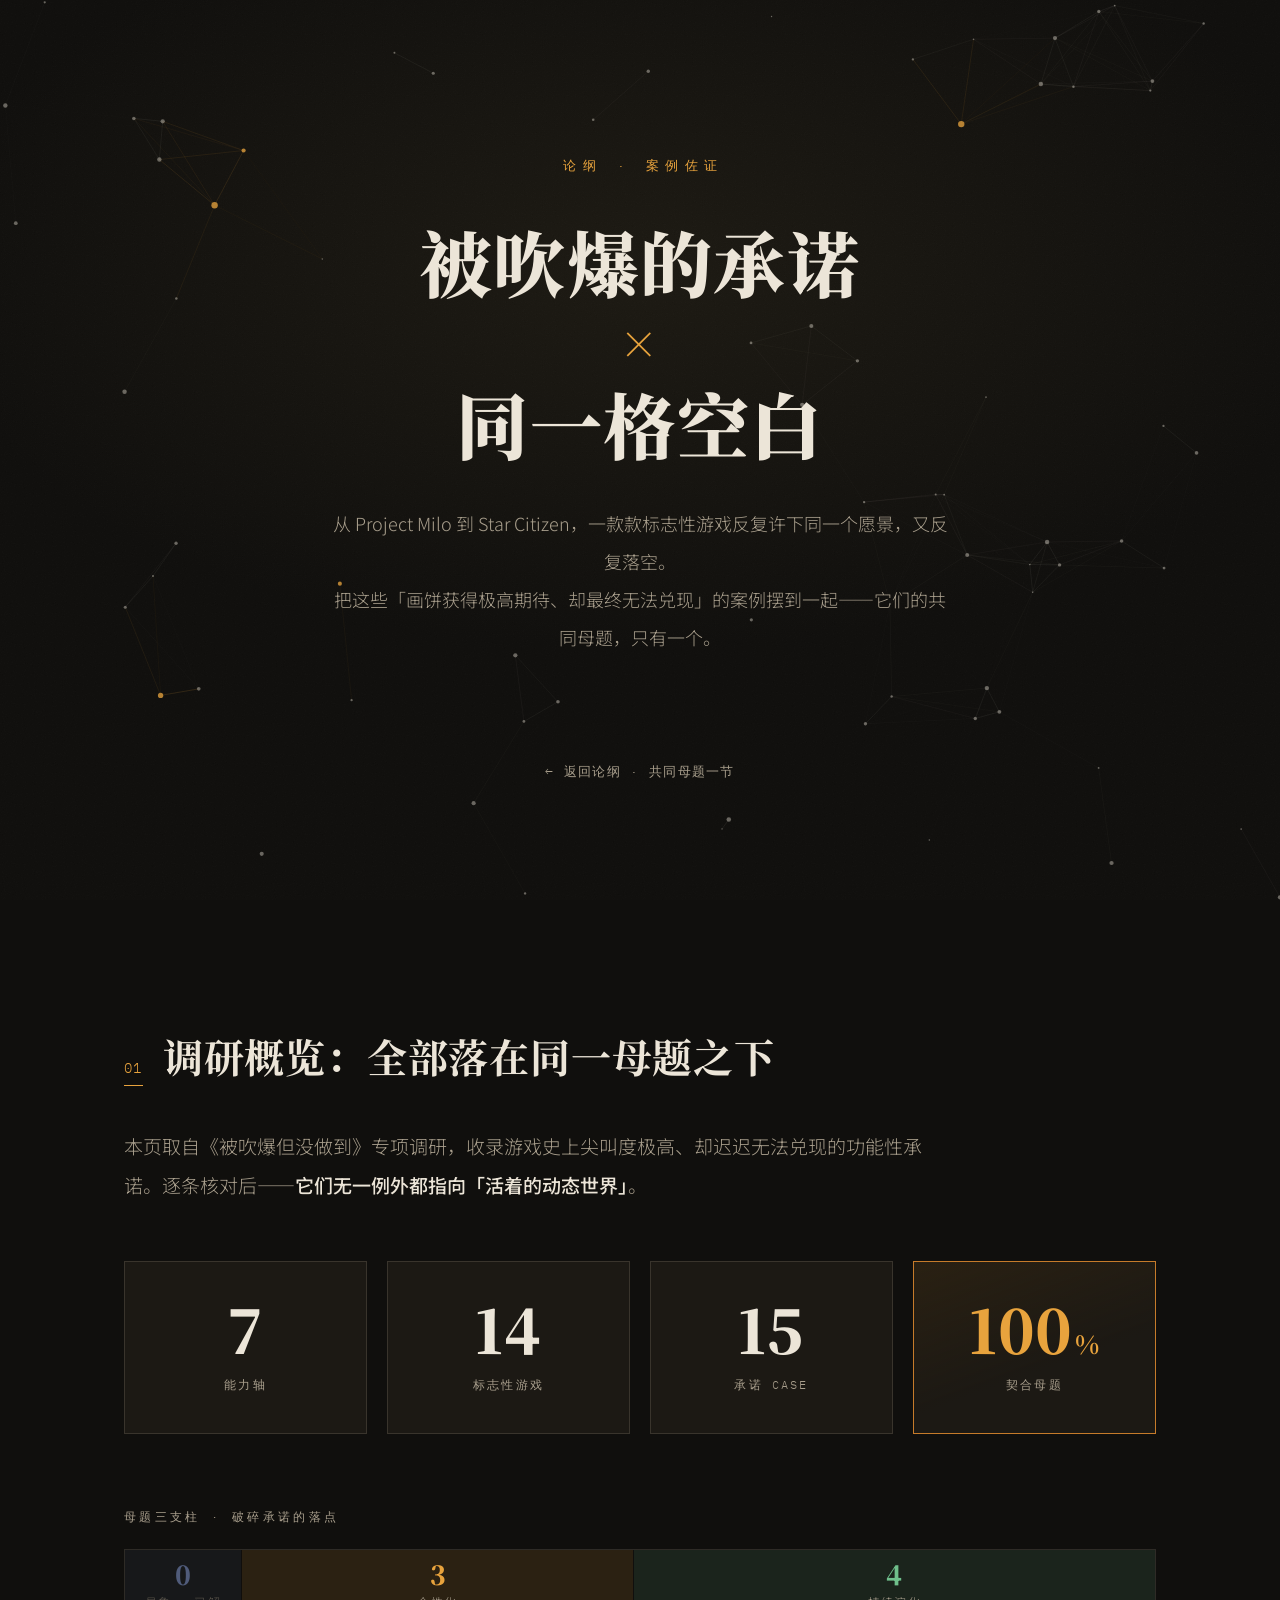
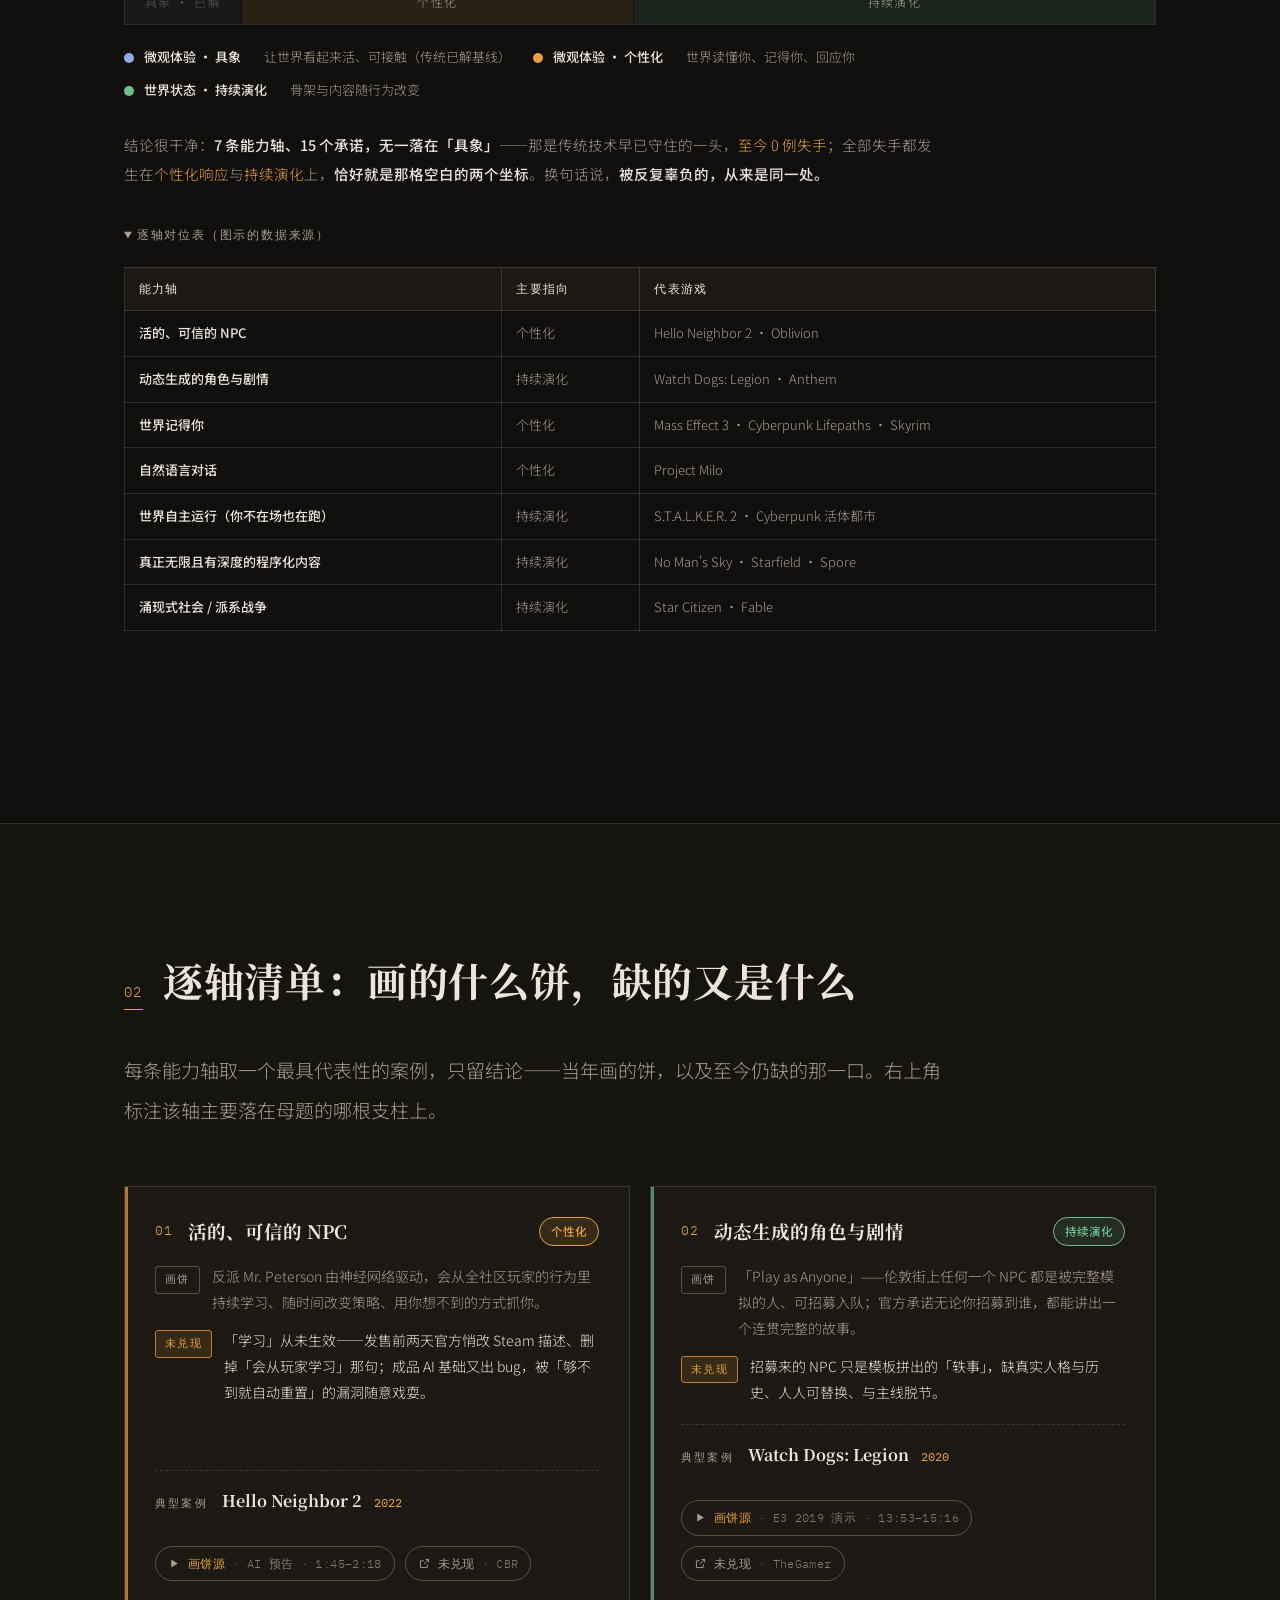
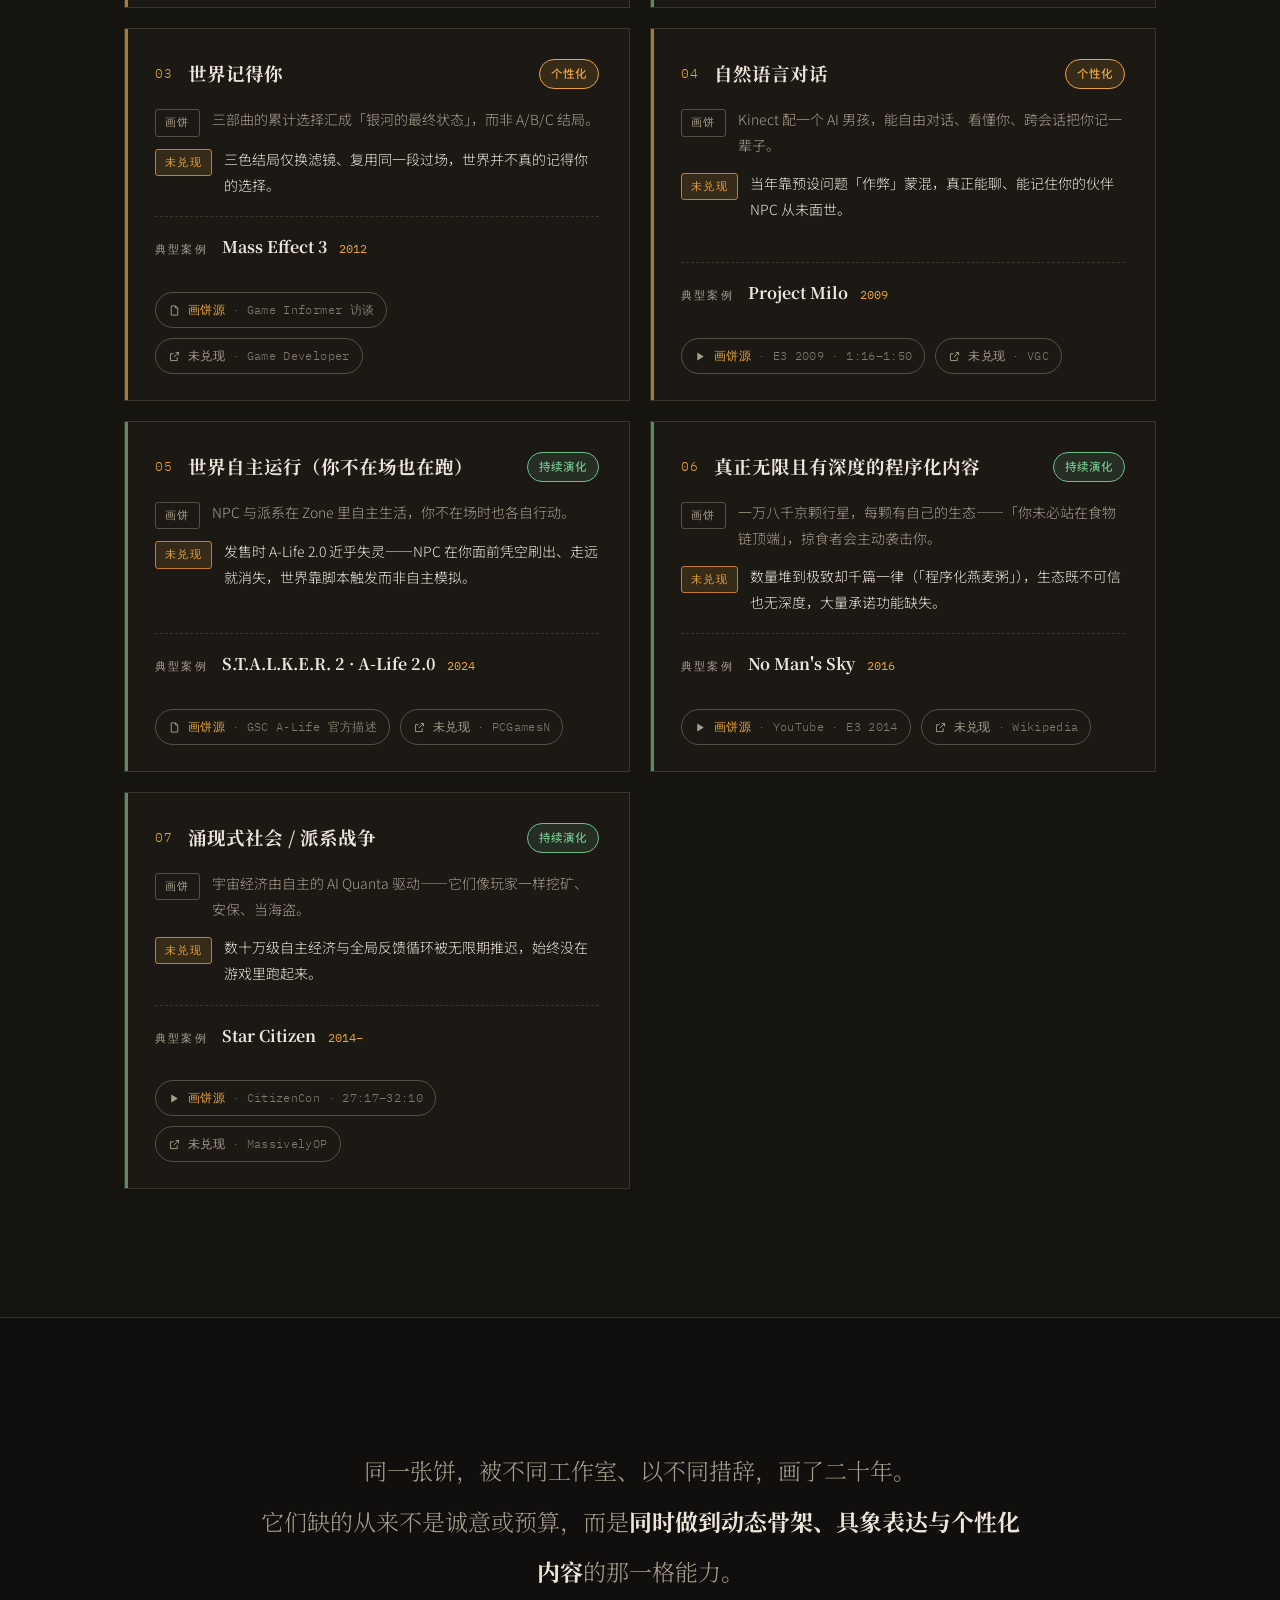
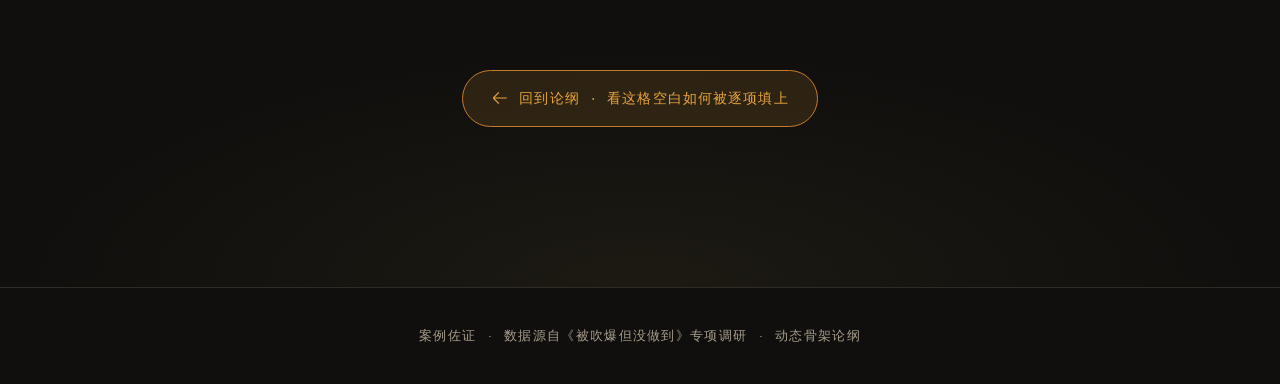
<file: docs/dynamic-skeleton-thesis/cases.html>
<!DOCTYPE html>
<html lang="zh-CN">
<head>
<meta charset="UTF-8">
<meta name="viewport" content="width=device-width, initial-scale=1.0">
<title>案例佐证 · 那些没兑现的承诺 — 动态骨架论纲</title>
<meta name="description" content="被吹爆但没做到：7 条能力轴、14 款标志性游戏、15 个承诺，逐条归入同一母题——活着的动态世界。">
<link rel="preconnect" href="https://fonts.googleapis.com">
<link rel="preconnect" href="https://fonts.gstatic.com" crossorigin>
<link href="https://fonts.googleapis.com/css2?family=Noto+Serif+SC:wght@400;500;600;700;900&family=Noto+Sans+SC:wght@300;400;500;700&family=IBM+Plex+Mono:wght@400;500&display=swap" rel="stylesheet">
<link rel="stylesheet" href="style.css">
<link rel="stylesheet" href="cases.css">
</head>
<body>

<div class="progress-bar" id="progressBar"></div>

<nav class="top-nav" id="topNav">
  <div class="nav-inner">
    <a href="index.html#top" class="nav-brand">动态骨架<span class="nav-x">×</span>具象内容</a>
    <div class="nav-links">
      <a href="#sec-stat">母题统计</a>
      <a href="#sec-cases">案例清单</a>
    </div>
    <a href="index.html" class="nav-back">← 返回论纲</a>
  </div>
</nav>

<!-- ============ HERO ============ -->
<header class="hero" id="top">
  <canvas id="worldNet" aria-hidden="true"></canvas>
  <div class="hero-inner">
    <p class="hero-kicker reveal">论纲 · 案例佐证</p>
    <h1 class="hero-title reveal">
      <span class="ht-line">被吹爆的承诺</span>
      <span class="ht-times">×</span>
      <span class="ht-line">同一格空白</span>
    </h1>
    <p class="hero-sub reveal">从 Project Milo 到 Star Citizen，一款款标志性游戏反复许下同一个愿景，又反复落空。<br>把这些「画饼获得极高期待、却最终无法兑现」的案例摆到一起——它们的共同母题，只有一个。</p>
    <a href="index.html#sec-motif" class="hero-back reveal">← 返回论纲 · 共同母题一节</a>
  </div>
</header>

<main>

<!-- ============ 1. 母题统计 ============ -->
<section class="section" id="sec-stat">
  <div class="container">
    <div class="sec-head reveal">
      <span class="sec-num">01</span>
      <h2>调研概览：全部落在同一母题之下</h2>
    </div>
    <p class="sec-lede reveal">本页取自《被吹爆但没做到》专项调研，收录游戏史上尖叫度极高、却迟迟无法兑现的功能性承诺。逐条核对后——<strong>它们无一例外都指向「活着的动态世界」</strong>。</p>

    <div class="stat-band reveal">
      <div class="stat-cell">
        <div class="stat-num">7</div>
        <div class="stat-label">能力轴</div>
      </div>
      <div class="stat-cell">
        <div class="stat-num">14</div>
        <div class="stat-label">标志性游戏</div>
      </div>
      <div class="stat-cell">
        <div class="stat-num">15</div>
        <div class="stat-label">承诺 case</div>
      </div>
      <div class="stat-cell stat-hero">
        <div class="stat-num">100<small>%</small></div>
        <div class="stat-label">契合母题</div>
      </div>
    </div>

    <!-- 三支柱分布 -->
    <div class="dist-block reveal">
      <p class="dist-head">母题三支柱 · 破碎承诺的落点</p>
      <div class="dist-bar" role="img" aria-label="破碎承诺落点：具象 0 条（传统已解），个性化 3 条，持续演化 4 条">
        <div class="dist-seg seg-1" style="flex:0 0 auto; padding:0 20px; opacity:0.5;"><b>0</b><span>具象 · 已解</span></div>
        <div class="dist-seg seg-2" style="flex-grow:3;"><b>3</b><span>个性化</span></div>
        <div class="dist-seg seg-3" style="flex-grow:4;"><b>4</b><span>持续演化</span></div>
      </div>
      <div class="dist-legend">
        <span class="lg"><span class="lg-dot d1"></span><b>微观体验 · 具象</b>　让世界看起来活、可接触（传统已解基线）</span>
        <span class="lg"><span class="lg-dot d2"></span><b>微观体验 · 个性化</b>　世界读懂你、记得你、回应你</span>
        <span class="lg"><span class="lg-dot d3"></span><b>世界状态 · 持续演化</b>　骨架与内容随行为改变</span>
      </div>
      <p class="dist-note">结论很干净：<strong>7 条能力轴、15 个承诺，无一落在「具象」</strong>——那是传统技术早已守住的一头，<em>至今 0 例失手</em>；全部失手都发生在<em>个性化响应</em>与<em>持续演化</em>上，<strong>恰好就是那格空白的两个坐标</strong>。换句话说，<strong>被反复辜负的，从来是同一处。</strong></p>

      <details class="dist-table-wrap reveal" open>
        <summary>逐轴对位表（图示的数据来源）</summary>
        <table class="dist-table">
          <thead>
            <tr><th>能力轴</th><th>主要指向</th><th>代表游戏</th></tr>
          </thead>
          <tbody>
            <tr><td><strong>活的、可信的 NPC</strong></td><td>个性化</td><td>Hello Neighbor 2 · Oblivion</td></tr>
            <tr><td><strong>动态生成的角色与剧情</strong></td><td>持续演化</td><td>Watch Dogs: Legion · Anthem</td></tr>
            <tr><td><strong>世界记得你</strong></td><td>个性化</td><td>Mass Effect 3 · Cyberpunk Lifepaths · Skyrim</td></tr>
            <tr><td><strong>自然语言对话</strong></td><td>个性化</td><td>Project Milo</td></tr>
            <tr><td><strong>世界自主运行（你不在场也在跑）</strong></td><td>持续演化</td><td>S.T.A.L.K.E.R. 2 · Cyberpunk 活体都市</td></tr>
            <tr><td><strong>真正无限且有深度的程序化内容</strong></td><td>持续演化</td><td>No Man's Sky · Starfield · Spore</td></tr>
            <tr><td><strong>涌现式社会 / 派系战争</strong></td><td>持续演化</td><td>Star Citizen · Fable</td></tr>
          </tbody>
        </table>
      </details>
    </div>
  </div>
</section>

<!-- ============ 2. 案例清单 ============ -->
<section class="section section-alt" id="sec-cases">
  <div class="container">
    <div class="sec-head reveal">
      <span class="sec-num">02</span>
      <h2>逐轴清单：画的什么饼，缺的又是什么</h2>
    </div>
    <p class="sec-lede reveal">每条能力轴取一个最具代表性的案例，只留结论——当年画的饼，以及至今仍缺的那一口。右上角标注该轴主要落在母题的哪根支柱上。</p>

    <div class="case-grid">

      <article class="case-axis ax-2 reveal">
        <div class="ca-top">
          <span class="ca-num">01</span>
          <h3 class="ca-name">活的、可信的 NPC</h3>
          <span class="ca-pillar pl-2">个性化</span>
        </div>
        <div class="ca-verdict">
          <div class="cv-line"><span class="cv-tag tag-promise">画饼</span><span class="cv-promise">反派 Mr. Peterson 由神经网络驱动，会从全社区玩家的行为里持续学习、随时间改变策略、用你想不到的方式抓你。</span></div>
          <div class="cv-line"><span class="cv-tag tag-broken">未兑现</span><span class="cv-broken">「学习」从未生效——发售前两天官方悄改 Steam 描述、删掉「会从玩家学习」那句；成品 AI 基础又出 bug，被「够不到就自动重置」的漏洞随意戏耍。</span></div>
        </div>
        <div class="ca-case">
          <span class="ca-case-label">典型案例</span>
          <span class="ca-case-game">Hello Neighbor 2 <em>2022</em></span>
        </div>
        <div class="ca-src">
          <a class="src-link src-promo" href="https://www.youtube.com/watch?v=Hlj2SyGnlvc&t=105s" target="_blank" rel="noopener" title="Hello Neighbor 2 — AI Explained Trailer（XBOX 官方）｜1:45–2:18 神经网络 + 全社区学习承诺：「a combination of a neural network and algorithms that allow him to constantly learn from … everyone [who plays] … Mr Peterson's behavior may change and surprise you … how Mr Peterson plays … changes over time」">
            <svg viewBox="0 0 24 24" fill="currentColor" aria-hidden="true"><path d="M6 4.5v15l12-7.5z"/></svg><span class="src-kind">画饼源</span><span class="src-out">· AI 预告 · 1:45–2:18</span>
          </a>
          <a class="src-link src-broken" href="https://www.cbr.com/hello-neighbor-2-fans-disappointed-sequel-indie/" target="_blank" rel="noopener" title="CBR：Hello Neighbor 2 — Why Fans Are Disappointed（重头戏「学习型 AI」未兑现，成品 AI 基础、可被漏洞轻松戏耍）">
            <svg viewBox="0 0 24 24" fill="none" stroke="currentColor" stroke-width="1.7" aria-hidden="true"><path d="M14 4.5h5.5V10M19.5 4.5L11 13M17 13.5v6H4.5V7h6"/></svg><span class="src-kind">未兑现</span><span class="src-out">· CBR</span>
          </a>
        </div>
      </article>

      <article class="case-axis ax-3 reveal" data-delay="1">
        <div class="ca-top">
          <span class="ca-num">02</span>
          <h3 class="ca-name">动态生成的角色与剧情</h3>
          <span class="ca-pillar pl-3">持续演化</span>
        </div>
        <div class="ca-verdict">
          <div class="cv-line"><span class="cv-tag tag-promise">画饼</span><span class="cv-promise">「Play as Anyone」——伦敦街上任何一个 NPC 都是被完整模拟的人、可招募入队；官方承诺无论你招募到谁，都能讲出一个连贯完整的故事。</span></div>
          <div class="cv-line"><span class="cv-tag tag-broken">未兑现</span><span class="cv-broken">招募来的 NPC 只是模板拼出的「轶事」，缺真实人格与历史、人人可替换、与主线脱节。</span></div>
        </div>
        <div class="ca-case">
          <span class="ca-case-label">典型案例</span>
          <span class="ca-case-game">Watch Dogs: Legion <em>2020</em></span>
        </div>
        <div class="ca-src">
          <a class="src-link src-promo" href="https://www.youtube.com/watch?v=aujy4HuDEOk&t=833s" target="_blank" rel="noopener" title="Watch Dogs: Legion — E3 2019 官方 Gameplay 演示(完整版·社区镜像)｜13:53–15:16 开发者讲解 Play as Anyone：「any character that you find on the street, in the pub, just anywhere … are fully simulated people」；15:10「tell a cohesive and coherent story no matter who you would recruit from the open-world」">
            <svg viewBox="0 0 24 24" fill="currentColor" aria-hidden="true"><path d="M6 4.5v15l12-7.5z"/></svg><span class="src-kind">画饼源</span><span class="src-out">· E3 2019 演示 · 13:53–15:16</span>
          </a>
          <a class="src-link src-broken" href="https://www.thegamer.com/watch-dogs-legion-review/" target="_blank" rel="noopener" title="TheGamer 评测：招募的角色「lack any real sense of history or personality… everyone feels replaceable」">
            <svg viewBox="0 0 24 24" fill="none" stroke="currentColor" stroke-width="1.7" aria-hidden="true"><path d="M14 4.5h5.5V10M19.5 4.5L11 13M17 13.5v6H4.5V7h6"/></svg><span class="src-kind">未兑现</span><span class="src-out">· TheGamer</span>
          </a>
        </div>
      </article>

      <article class="case-axis ax-2 reveal" data-delay="1">
        <div class="ca-top">
          <span class="ca-num">03</span>
          <h3 class="ca-name">世界记得你</h3>
          <span class="ca-pillar pl-2">个性化</span>
        </div>
        <div class="ca-verdict">
          <div class="cv-line"><span class="cv-tag tag-promise">画饼</span><span class="cv-promise">三部曲的累计选择汇成「银河的最终状态」，而非 A/B/C 结局。</span></div>
          <div class="cv-line"><span class="cv-tag tag-broken">未兑现</span><span class="cv-broken">三色结局仅换滤镜、复用同一段过场，世界并不真的记得你的选择。</span></div>
        </div>
        <div class="ca-case">
          <span class="ca-case-label">典型案例</span>
          <span class="ca-case-game">Mass Effect 3 <em>2012</em></span>
        </div>
        <div class="ca-src">
          <a class="src-link src-promo" href="https://gameinformer.com/b/features/archive/2012/01/10/mass1525-effect-3-cas5ey-fdsafdhudson-interviewae.aspx#:~:text=not%20even%20in%20any%20way%20like%20the%20traditional,state%20of%20where%20you%20left%20your%20galaxy" target="_blank" rel="noopener" title="Game Informer 发售前访谈：Casey Hudson 称结局「不是 A、B、C 那种」，而是玩家银河的最终状态">
            <svg viewBox="0 0 24 24" fill="none" stroke="currentColor" stroke-width="1.7" aria-hidden="true"><path d="M6 3.5h8l4 4V20.5H6z"/><path d="M14 3.5v4h4"/></svg><span class="src-kind">画饼源</span><span class="src-out">· Game Informer 访谈</span>
          </a>
          <a class="src-link src-broken" href="https://www.gamedeveloper.com/design/watch-mass-effect-3-s-developers-look-back-on-the-controversial-crunch-generating-ending#:~:text=Mass%20Effect%203%20concluded,cinematic%20assets" target="_blank" rel="noopener" title="Game Developer：红/绿/蓝三色结局复用同一段过场、仅微小差异；Extended Cut 未重构">
            <svg viewBox="0 0 24 24" fill="none" stroke="currentColor" stroke-width="1.7" aria-hidden="true"><path d="M14 4.5h5.5V10M19.5 4.5L11 13M17 13.5v6H4.5V7h6"/></svg><span class="src-kind">未兑现</span><span class="src-out">· Game Developer</span>
          </a>
        </div>
      </article>

      <article class="case-axis ax-2 reveal">
        <div class="ca-top">
          <span class="ca-num">04</span>
          <h3 class="ca-name">自然语言对话</h3>
          <span class="ca-pillar pl-2">个性化</span>
        </div>
        <div class="ca-verdict">
          <div class="cv-line"><span class="cv-tag tag-promise">画饼</span><span class="cv-promise">Kinect 配一个 AI 男孩，能自由对话、看懂你、跨会话把你记一辈子。</span></div>
          <div class="cv-line"><span class="cv-tag tag-broken">未兑现</span><span class="cv-broken">当年靠预设问题「作弊」蒙混，真正能聊、能记住你的伙伴 NPC 从未面世。</span></div>
        </div>
        <div class="ca-case">
          <span class="ca-case-label">典型案例</span>
          <span class="ca-case-game">Project Milo <em>2009</em></span>
        </div>
        <div class="ca-src">
          <a class="src-link src-promo" href="https://www.youtube.com/watch?v=nhjAMKmtPv8&t=76s" target="_blank" rel="noopener" title="Milo & Kate — E3 2009 Project Natal 技术演示｜1:16–1:50 Molyneux「Milo … he can recognize us … our faces … our voices … the emotions in us」+ Claire 现场与 Milo 对话（后被 Molyneux 承认当年靠预设问题「作弊」）">
            <svg viewBox="0 0 24 24" fill="currentColor" aria-hidden="true"><path d="M6 4.5v15l12-7.5z"/></svg><span class="src-kind">画饼源</span><span class="src-out">· E3 2009 · 1:16–1:50</span>
          </a>
          <a class="src-link src-broken" href="https://www.videogameschronicle.com/news/peter-molyneux-explains-why-his-infamous-kinect-game-project-milo-was-never-released/" target="_blank" rel="noopener" title="VGC：Molyneux 承认当年靠预设问题「作弊」，Milo 从未完成、从未面世">
            <svg viewBox="0 0 24 24" fill="none" stroke="currentColor" stroke-width="1.7" aria-hidden="true"><path d="M14 4.5h5.5V10M19.5 4.5L11 13M17 13.5v6H4.5V7h6"/></svg><span class="src-kind">未兑现</span><span class="src-out">· VGC</span>
          </a>
        </div>
      </article>

      <article class="case-axis ax-3 reveal" data-delay="1">
        <div class="ca-top">
          <span class="ca-num">05</span>
          <h3 class="ca-name">世界自主运行（你不在场也在跑）</h3>
          <span class="ca-pillar pl-3">持续演化</span>
        </div>
        <div class="ca-verdict">
          <div class="cv-line"><span class="cv-tag tag-promise">画饼</span><span class="cv-promise">NPC 与派系在 Zone 里自主生活，你不在场时也各自行动。</span></div>
          <div class="cv-line"><span class="cv-tag tag-broken">未兑现</span><span class="cv-broken">发售时 A-Life 2.0 近乎失灵——NPC 在你面前凭空刷出、走远就消失，世界靠脚本触发而非自主模拟。</span></div>
        </div>
        <div class="ca-case">
          <span class="ca-case-label">典型案例</span>
          <span class="ca-case-game">S.T.A.L.K.E.R. 2 · A-Life 2.0 <em>2024</em></span>
        </div>
        <div class="ca-src">
          <a class="src-link src-promo" href="https://stalker2.wiki.fextralife.com/A-Life#:~:text=is%20responsible%20for%20ensuring,when%20you%20get%20there" target="_blank" rel="noopener" title="GSC 官方 A-Life 2.0 描述：「the A-Life 2.0 system is responsible for ensuring that the Zone lives its own life regardless of your actions … a fight … a kilometer away. You may never know about it, but its outcome will affect what you encounter when you get there」（A-Life 2.0 首次公布见 2020 Xbox Wire）">
            <svg viewBox="0 0 24 24" fill="none" stroke="currentColor" stroke-width="1.7" aria-hidden="true"><path d="M6 3.5h8l4 4V20.5H6z"/><path d="M14 3.5v4h4"/></svg><span class="src-kind">画饼源</span><span class="src-out">· GSC A-Life 官方描述</span>
          </a>
          <a class="src-link src-broken" href="https://www.pcgamesn.com/stalker-2/a-life-bugs-fix" target="_blank" rel="noopener" title="PCGamesN：Stalker 2 的 A-Life 发售即失灵（敌人凭空刷出、走远即消失），GSC 承认问题并承诺修复">
            <svg viewBox="0 0 24 24" fill="none" stroke="currentColor" stroke-width="1.7" aria-hidden="true"><path d="M14 4.5h5.5V10M19.5 4.5L11 13M17 13.5v6H4.5V7h6"/></svg><span class="src-kind">未兑现</span><span class="src-out">· PCGamesN</span>
          </a>
        </div>
      </article>

      <article class="case-axis ax-3 reveal">
        <div class="ca-top">
          <span class="ca-num">06</span>
          <h3 class="ca-name">真正无限且有深度的程序化内容</h3>
          <span class="ca-pillar pl-3">持续演化</span>
        </div>
        <div class="ca-verdict">
          <div class="cv-line"><span class="cv-tag tag-promise">画饼</span><span class="cv-promise">一万八千京颗行星，每颗有自己的生态——「你未必站在食物链顶端」，掠食者会主动袭击你。</span></div>
          <div class="cv-line"><span class="cv-tag tag-broken">未兑现</span><span class="cv-broken">数量堆到极致却千篇一律（「程序化燕麦粥」），生态既不可信也无深度，大量承诺功能缺失。</span></div>
        </div>
        <div class="ca-case">
          <span class="ca-case-label">典型案例</span>
          <span class="ca-case-game">No Man's Sky <em>2016</em></span>
        </div>
        <div class="ca-src">
          <a class="src-link src-promo" href="https://www.youtube.com/watch?v=nLtmEjqzg7M" target="_blank" rel="noopener" title="No Man's Sky Gameplay Trailer | E3 2014 | PS4（官方 PlayStation 频道；纯音乐无旁白的视觉演示，展示程序化星球与生物）。「你未必在食物链顶端、大型生物会主动袭击你」出自 Sean Murray 2014 访谈（TheSixthAxis, 2014-10-30）">
            <svg viewBox="0 0 24 24" fill="currentColor" aria-hidden="true"><path d="M6 4.5v15l12-7.5z"/></svg><span class="src-kind">画饼源</span><span class="src-out">· YouTube · E3 2014</span>
          </a>
          <a class="src-link src-broken" href="https://en.wikipedia.org/wiki/No_Man%27s_Sky" target="_blank" rel="noopener" title="Wikipedia：No Man's Sky（发售口碑「重复、单薄」，Kate Compton「程序化燕麦粥」批评，多项承诺缺失）">
            <svg viewBox="0 0 24 24" fill="none" stroke="currentColor" stroke-width="1.7" aria-hidden="true"><path d="M14 4.5h5.5V10M19.5 4.5L11 13M17 13.5v6H4.5V7h6"/></svg><span class="src-kind">未兑现</span><span class="src-out">· Wikipedia</span>
          </a>
        </div>
      </article>

      <article class="case-axis ax-3 reveal" data-delay="1">
        <div class="ca-top">
          <span class="ca-num">07</span>
          <h3 class="ca-name">涌现式社会 / 派系战争</h3>
          <span class="ca-pillar pl-3">持续演化</span>
        </div>
        <div class="ca-verdict">
          <div class="cv-line"><span class="cv-tag tag-promise">画饼</span><span class="cv-promise">宇宙经济由自主的 AI Quanta 驱动——它们像玩家一样挖矿、安保、当海盗。</span></div>
          <div class="cv-line"><span class="cv-tag tag-broken">未兑现</span><span class="cv-broken">数十万级自主经济与全局反馈循环被无限期推迟，始终没在游戏里跑起来。</span></div>
        </div>
        <div class="ca-case">
          <span class="ca-case-label">典型案例</span>
          <span class="ca-case-game">Star Citizen <em>2014–</em></span>
        </div>
        <div class="ca-src">
          <a class="src-link src-promo" href="https://www.youtube.com/watch?v=_8VFw1F-olQ&t=1637s" target="_blank" rel="noopener" title="Star Citizen: CitizenCon 2949 — Building a Dynamic Universe｜27:17–32:10 Quanta 动态经济演示：27:17「bringing a thousand quanta to life」→ 31:16–32:10「the Quantas start springing to life … acting as miners」（自主经济成型）">
            <svg viewBox="0 0 24 24" fill="currentColor" aria-hidden="true"><path d="M6 4.5v15l12-7.5z"/></svg><span class="src-kind">画饼源</span><span class="src-out">· CitizenCon · 27:17–32:10</span>
          </a>
          <a class="src-link src-broken" href="https://massivelyop.com/2020/09/21/star-citizens-chris-roberts-says-the-games-economy-simulation-tech-is-still-a-ways-off/" target="_blank" rel="noopener" title="MassivelyOP：Chris Roberts 承认经济模拟技术「仍遥遥无期」，Quanta/StarSim 未进入正式宇宙">
            <svg viewBox="0 0 24 24" fill="none" stroke="currentColor" stroke-width="1.7" aria-hidden="true"><path d="M14 4.5h5.5V10M19.5 4.5L11 13M17 13.5v6H4.5V7h6"/></svg><span class="src-kind">未兑现</span><span class="src-out">· MassivelyOP</span>
          </a>
        </div>
      </article>

    </div>
  </div>
</section>

<!-- ============ 回链 ============ -->
<section class="section section-end">
  <div class="container">
    <p class="end-text reveal">同一张饼，被不同工作室、以不同措辞，画了二十年。<br>它们缺的从来不是诚意或预算，而是<strong>同时做到动态骨架、具象表达与个性化内容</strong>的那一格能力。</p>
    <div class="back-strip reveal">
      <a href="index.html#sec-motif" class="back-btn">
        <svg viewBox="0 0 24 24" fill="none" stroke="currentColor" stroke-width="1.5"><path d="M10.5 19.5L3 12m0 0l7.5-7.5M3 12h18"/></svg>
        回到论纲 · 看这格空白如何被逐项填上
      </a>
    </div>
  </div>
</section>

</main>

<footer class="site-footer">
  <p>案例佐证 · 数据源自《被吹爆但没做到》专项调研 · 动态骨架论纲</p>
</footer>

<script src="script.js"></script>
</body>
</html>
</file>
<file: dynamic-skeleton-thesis/style.css>
/* ============================================================
   动态骨架 × 具象且个性化的内容 — 论纲展示页
   Aesthetic: dark editorial · ink & ember（墨与烬）
   ============================================================ */

:root {
  --bg: #100f0d;
  --bg-alt: #16140f;
  --surface: #1c1914;
  --surface-2: #241f17;
  --line: rgba(232, 217, 190, 0.14);
  --line-strong: rgba(232, 217, 190, 0.28);
  --text: #ece5d8;
  --text-muted: #a89e8c;
  --accent: #e8a33d;
  --accent-soft: rgba(232, 163, 61, 0.12);
  --accent-deep: #c67b2a;
  --mature: #6fbf8b;
  --proto: #e8a33d;
  --vision: #8fa8e8;
  --partial: #c9a06f;
  --serif: "Noto Serif SC", "Songti SC", serif;
  --sans: "Noto Sans SC", "PingFang SC", sans-serif;
  --mono: "IBM Plex Mono", monospace;
  --maxw: 1080px;
}

* { margin: 0; padding: 0; box-sizing: border-box; }

html { scroll-behavior: smooth; scroll-padding-top: 84px; }

body {
  background: var(--bg);
  color: var(--text);
  font-family: var(--sans);
  font-weight: 300;
  line-height: 1.9;
  -webkit-font-smoothing: antialiased;
  overflow-x: hidden;
}

/* 纸纹噪点 */
body::before {
  content: "";
  position: fixed;
  inset: 0;
  pointer-events: none;
  z-index: 1;
  opacity: 0.5;
  background-image: url("data:image/svg+xml,%3Csvg xmlns='http://www.w3.org/2000/svg' width='160' height='160'%3E%3Cfilter id='n'%3E%3CfeTurbulence type='fractalNoise' baseFrequency='0.9' numOctaves='2'/%3E%3CfeColorMatrix type='saturate' values='0'/%3E%3CfeComponentTransfer%3E%3CfeFuncA type='linear' slope='0.05'/%3E%3C/feComponentTransfer%3E%3C/filter%3E%3Crect width='160' height='160' filter='url(%23n)'/%3E%3C/svg%3E");
}

::selection { background: var(--accent); color: #1a1408; }

/* ---------- 进度条 ---------- */
.progress-bar {
  position: fixed;
  top: 0; left: 0;
  height: 2px;
  width: 0;
  background: linear-gradient(90deg, var(--accent-deep), var(--accent));
  z-index: 100;
}

/* ---------- 导航 ---------- */
.top-nav {
  position: fixed;
  top: 0; left: 0; right: 0;
  z-index: 90;
  background: rgba(16, 15, 13, 0.82);
  backdrop-filter: blur(12px);
  -webkit-backdrop-filter: blur(12px);
  border-bottom: 1px solid transparent;
  transform: translateY(-100%);
  transition: transform 0.4s cubic-bezier(0.22, 1, 0.36, 1), border-color 0.3s;
}
.top-nav.visible { transform: translateY(0); border-bottom-color: var(--line); }

.nav-inner {
  max-width: var(--maxw);
  margin: 0 auto;
  padding: 0 24px;
  height: 60px;
  display: flex;
  align-items: center;
  justify-content: space-between;
  gap: 24px;
}
.nav-brand {
  font-family: var(--serif);
  font-weight: 700;
  font-size: 15px;
  color: var(--text);
  text-decoration: none;
  letter-spacing: 0.04em;
  white-space: nowrap;
}
.nav-x { color: var(--accent); margin: 0 4px; }
.nav-links { display: flex; gap: 4px; overflow-x: auto; }
.nav-links a {
  color: var(--text-muted);
  text-decoration: none;
  font-size: 13px;
  padding: 6px 12px;
  border-radius: 999px;
  white-space: nowrap;
  transition: color 0.2s, background 0.2s;
  cursor: pointer;
}
.nav-links a:hover { color: var(--text); background: var(--accent-soft); }
.nav-links a.active { color: var(--accent); background: var(--accent-soft); }

/* ---------- Hero ---------- */
.hero {
  position: relative;
  min-height: 100vh;
  display: flex;
  align-items: center;
  justify-content: center;
  text-align: center;
  overflow: hidden;
  background: radial-gradient(ellipse 80% 60% at 50% 30%, #1d1a13 0%, var(--bg) 70%);
}
#worldNet {
  position: absolute;
  inset: 0;
  width: 100%;
  height: 100%;
  opacity: 0.9;
}
.hero-inner {
  position: relative;
  z-index: 2;
  padding: 120px 24px 80px;
  max-width: 900px;
}
.hero-kicker {
  font-family: var(--mono);
  font-size: 13px;
  letter-spacing: 0.5em;
  text-indent: 0.5em;
  color: var(--accent);
  margin-bottom: 36px;
  text-transform: uppercase;
}
.hero-title {
  font-family: var(--serif);
  font-weight: 900;
  font-size: clamp(34px, 6.4vw, 72px);
  line-height: 1.28;
  letter-spacing: 0.02em;
  margin-bottom: 36px;
}
.ht-line { display: block; }
.ht-times {
  display: block;
  color: var(--accent);
  font-weight: 400;
  font-size: 0.55em;
  margin: 0.25em 0;
}
.hero-sub {
  font-size: clamp(15px, 1.8vw, 18px);
  color: var(--text-muted);
  line-height: 2.1;
  max-width: 620px;
  margin: 0 auto 64px;
}
.hero-scroll {
  width: 1px;
  height: 64px;
  margin: 0 auto;
  background: var(--line-strong);
  position: relative;
  overflow: hidden;
}
.hero-scroll span {
  position: absolute;
  top: -40%;
  left: 0;
  width: 100%;
  height: 40%;
  background: var(--accent);
  animation: scrollHint 2.2s cubic-bezier(0.65, 0, 0.35, 1) infinite;
}
@keyframes scrollHint {
  0% { top: -40%; }
  70%, 100% { top: 110%; }
}

/* ---------- Section 骨架 ---------- */
.section { padding: 128px 0; position: relative; z-index: 2; }
.section-alt {
  background: var(--bg-alt);
  border-top: 1px solid var(--line);
  border-bottom: 1px solid var(--line);
}
.container { max-width: var(--maxw); margin: 0 auto; padding: 0 24px; }

.sec-head {
  display: flex;
  align-items: baseline;
  gap: 20px;
  margin-bottom: 40px;
}
.sec-num {
  font-family: var(--mono);
  font-size: 14px;
  color: var(--accent);
  letter-spacing: 0.1em;
  flex-shrink: 0;
  position: relative;
  padding-bottom: 4px;
}
.sec-num::after {
  content: "";
  position: absolute;
  left: 0; bottom: 0;
  width: 100%;
  height: 1px;
  background: var(--accent);
}
.sec-head h2 {
  font-family: var(--serif);
  font-weight: 700;
  font-size: clamp(26px, 3.6vw, 40px);
  letter-spacing: 0.02em;
  line-height: 1.4;
}
.sec-lede {
  font-size: clamp(16px, 1.9vw, 19px);
  line-height: 2.1;
  color: var(--text-muted);
  max-width: 820px;
  margin-bottom: 56px;
}
.sec-lede strong, .para strong { color: var(--text); font-weight: 500; }
.sub-head {
  font-family: var(--serif);
  font-weight: 600;
  font-size: clamp(19px, 2.4vw, 24px);
  margin: 88px 0 32px;
  padding-left: 16px;
  border-left: 3px solid var(--accent);
}
.para {
  max-width: 820px;
  margin-bottom: 28px;
  color: var(--text-muted);
  font-size: 16px;
}
.para.center { text-align: center; margin-left: auto; margin-right: auto; margin-top: 32px; }

/* ---------- 大引文 ---------- */
.grand-quote {
  font-family: var(--serif);
  font-size: clamp(19px, 2.6vw, 27px);
  font-weight: 500;
  line-height: 2;
  padding: 48px clamp(24px, 5vw, 64px);
  margin: 0 0 56px;
  border: 1px solid var(--line);
  background: linear-gradient(135deg, var(--surface) 0%, transparent 60%);
  position: relative;
}
.grand-quote::before {
  content: "❝";
  position: absolute;
  top: -22px;
  left: 28px;
  font-size: 44px;
  color: var(--accent);
  background: var(--bg);
  padding: 0 10px;
  line-height: 1;
}
.grand-quote em {
  font-style: normal;
  color: var(--accent);
}

/* ---------- 三支柱 ---------- */
.pillars {
  display: grid;
  grid-template-columns: repeat(3, 1fr);
  gap: 20px;
  margin: 40px 0 72px;
}
.pillar {
  background: var(--surface);
  border: 1px solid var(--line);
  padding: 36px 28px;
  transition: border-color 0.25s, transform 0.25s;
}
.pillar:hover { border-color: var(--accent-deep); transform: translateY(-4px); }
.pillar-icon {
  width: 44px;
  height: 44px;
  color: var(--accent);
  margin-bottom: 24px;
}
.pillar-icon svg { width: 100%; height: 100%; }
.pillar h3 {
  font-family: var(--serif);
  font-size: 17px;
  font-weight: 600;
  line-height: 1.6;
  margin-bottom: 14px;
}
.pillar h3 span {
  display: block;
  color: var(--accent);
  font-size: 20px;
}
.pillar p { font-size: 14px; color: var(--text-muted); line-height: 1.95; }

/* ---------- 公式 ---------- */
.formula {
  display: flex;
  align-items: center;
  justify-content: center;
  gap: clamp(12px, 3vw, 28px);
  flex-wrap: wrap;
  margin: 72px 0 8px;
}
.formula-part {
  font-family: var(--serif);
  font-weight: 900;
  font-size: clamp(22px, 4vw, 40px);
  letter-spacing: 0.06em;
  padding: 14px clamp(18px, 3vw, 36px);
  border: 1px solid var(--line-strong);
  background: var(--surface);
  position: relative;
}
.formula-part::after {
  content: "";
  position: absolute;
  inset: 6px;
  border: 1px solid var(--line);
  pointer-events: none;
}
.formula-op {
  font-family: var(--serif);
  font-size: clamp(28px, 5vw, 52px);
  color: var(--accent);
}

/* ---------- 骨架定义 ---------- */
.skeleton-def { margin-top: 72px; }
.skeleton-def-label {
  font-family: var(--mono);
  font-size: 12px;
  letter-spacing: 0.3em;
  color: var(--text-muted);
  margin-bottom: 20px;
  text-transform: uppercase;
}
.skeleton-cards {
  display: grid;
  grid-template-columns: 1fr 1fr;
  gap: 20px;
}
.skeleton-card {
  border: 1px dashed var(--line-strong);
  padding: 32px;
  background: transparent;
  transition: border-color 0.25s, background 0.25s;
}
.skeleton-card:hover { border-color: var(--accent); background: var(--accent-soft); }
.skeleton-card h4 {
  font-family: var(--serif);
  font-size: 20px;
  font-weight: 700;
  color: var(--accent);
  margin-bottom: 12px;
}
.skeleton-card p { font-size: 15px; margin-bottom: 12px; }
.skeleton-eg { font-size: 13px; color: var(--text-muted); font-family: var(--mono); }

/* ---------- 2×2 矩阵 ---------- */
.matrix-wrap {
  display: grid;
  grid-template-columns: auto 1fr;
  grid-template-rows: 1fr auto;
  gap: 12px;
  margin: 48px 0 56px;
  align-items: center;
}
.matrix-axis-y {
  writing-mode: vertical-rl;
  transform: rotate(180deg);
  font-family: var(--mono);
  font-size: 13px;
  letter-spacing: 0.4em;
  color: var(--text-muted);
  justify-self: center;
}
.matrix-axis-x {
  grid-column: 2;
  text-align: center;
  font-family: var(--mono);
  font-size: 13px;
  letter-spacing: 0.4em;
  color: var(--text-muted);
}
.matrix-grid-outer { position: relative; padding-top: 34px; padding-left: 56px; }
.matrix-col-labels {
  position: absolute;
  top: 0;
  left: 56px;
  right: 0;
  display: grid;
  grid-template-columns: 1fr 1fr;
  gap: 14px;
}
.matrix-col-labels span {
  text-align: center;
  font-size: 14px;
  font-weight: 500;
  color: var(--text);
  letter-spacing: 0.15em;
}
.matrix-row-labels {
  position: absolute;
  left: 0;
  top: 34px;
  bottom: 0;
  width: 56px;
  display: grid;
  grid-template-rows: 1fr 1fr;
  gap: 14px;
}
.matrix-row-labels span {
  display: flex;
  align-items: center;
  justify-content: center;
  font-size: 14px;
  font-weight: 500;
  letter-spacing: 0.15em;
  writing-mode: vertical-rl;
}
.matrix-grid {
  display: grid;
  grid-template-columns: 1fr 1fr;
  grid-auto-rows: 1fr;
  gap: 14px;
}
.matrix-cell {
  border: 1px solid var(--line);
  padding: 28px;
  min-height: 200px;
  background: var(--surface);
  display: flex;
  flex-direction: column;
  justify-content: flex-start;
  gap: 10px;
  position: relative;
  overflow: hidden;
}
.cell-pos {
  display: none;
  font-family: var(--mono);
  font-size: 11px;
  letter-spacing: 0.15em;
  color: var(--accent);
  border-bottom: 1px dashed var(--line-strong);
  padding-bottom: 8px;
}
.cell-tag {
  font-family: var(--mono);
  font-size: 11px;
  letter-spacing: 0.2em;
  color: var(--text-muted);
  text-transform: uppercase;
}
.cell-games {
  font-family: var(--serif);
  font-size: 17px;
  font-weight: 700;
}
.cell-desc { font-size: 13px; color: var(--text-muted); line-height: 1.85; }
.cell-empty {
  align-items: center;
  justify-content: center;
  background: transparent;
  border-style: dashed;
  color: var(--text-muted);
  font-size: 22px;
}
.cell-blank {
  align-items: center;
  justify-content: center;
  text-align: center;
  border: 1px solid var(--accent-deep);
  background: var(--accent-soft);
}
.cell-blank-title {
  font-family: var(--serif);
  font-size: clamp(24px, 3vw, 34px);
  font-weight: 900;
  color: var(--accent);
  letter-spacing: 0.2em;
  text-indent: 0.2em;
  position: relative;
  z-index: 2;
}
.cell-blank-sub {
  font-family: var(--mono);
  font-size: 12px;
  color: var(--text-muted);
  letter-spacing: 0.15em;
  position: relative;
  z-index: 2;
}
.cell-blank-glow {
  position: absolute;
  inset: -40%;
  background: radial-gradient(circle at 50% 50%, rgba(232, 163, 61, 0.22), transparent 60%);
  animation: pulse 3.6s ease-in-out infinite;
}
@keyframes pulse {
  0%, 100% { opacity: 0.5; transform: scale(0.95); }
  50% { opacity: 1; transform: scale(1.05); }
}

/* ---------- Callout ---------- */
.callout {
  display: flex;
  gap: 20px;
  align-items: flex-start;
  border: 1px solid var(--line);
  border-left: 3px solid var(--accent);
  background: var(--surface);
  padding: 28px 32px;
  margin: 0 0 32px;
}
.callout-icon { width: 26px; height: 26px; flex-shrink: 0; color: var(--accent); margin-top: 4px; }
.callout p { font-size: 15px; color: var(--text-muted); }
.callout-eg { display: block; margin-top: 8px; font-family: var(--mono); font-size: 13px; color: var(--accent); }

/* ---------- 身份对比 ---------- */
.identity-compare {
  display: grid;
  grid-template-columns: 1fr auto 1fr;
  gap: 24px;
  align-items: stretch;
  margin-top: 40px;
}
.idc-col {
  border: 1px solid var(--line);
  padding: 32px;
  background: var(--surface);
  display: flex;
  flex-direction: column;
  gap: 18px;
}
.idc-new { border-color: var(--accent-deep); background: linear-gradient(160deg, var(--accent-soft), var(--surface) 55%); }
.idc-label {
  font-family: var(--mono);
  font-size: 12px;
  letter-spacing: 0.2em;
  color: var(--text-muted);
  text-transform: uppercase;
}
.idc-new .idc-label { color: var(--accent); }
.idc-chips { display: flex; flex-wrap: wrap; gap: 10px; }
.chip {
  font-size: 13px;
  padding: 6px 16px;
  border: 1px solid var(--line-strong);
  border-radius: 999px;
  color: var(--text-muted);
  background: var(--bg);
}
.idc-freeform {
  border: 1px dashed var(--accent-deep);
  padding: 18px 20px;
  font-family: var(--serif);
  font-size: 15px;
  line-height: 2;
  color: var(--text);
  background: rgba(0, 0, 0, 0.2);
}
.idc-note { font-size: 13.5px; color: var(--text-muted); line-height: 1.9; margin-top: auto; }
.idc-note em { color: var(--accent); font-style: normal; }
.idc-arrow {
  display: flex;
  flex-direction: column;
  align-items: center;
  justify-content: center;
  gap: 8px;
  color: var(--accent);
}
.idc-arrow svg { width: 34px; height: 34px; }
.idc-arrow span { font-family: var(--mono); font-size: 12px; letter-spacing: 0.2em; white-space: nowrap; }

/* ---------- 演化循环 ---------- */
.loop-diagram {
  display: grid;
  grid-template-columns: 1fr auto 1fr auto 1fr;
  gap: 16px;
  align-items: stretch;
  margin: 48px 0 64px;
}
.loop-node {
  border: 1px solid var(--line);
  background: var(--surface);
  padding: 26px 24px;
  text-align: center;
  display: flex;
  flex-direction: column;
  gap: 10px;
  justify-content: center;
  transition: border-color 0.25s;
}
.loop-node:hover { border-color: var(--accent-deep); }
.loop-step {
  font-family: var(--mono);
  font-size: 11px;
  letter-spacing: 0.3em;
  text-indent: 0.3em;
  color: var(--accent);
  text-transform: uppercase;
}
.loop-node p { font-size: 15px; font-weight: 400; line-height: 1.8; }
.loop-arrow {
  display: flex;
  flex-direction: column;
  align-items: center;
  justify-content: center;
  gap: 6px;
  color: var(--text-muted);
}
.loop-arrow svg { width: 26px; height: 26px; color: var(--accent); }
.loop-arrow span { font-size: 12px; font-family: var(--mono); letter-spacing: 0.15em; }

/* ---------- 三局限 ---------- */
.limits {
  display: grid;
  grid-template-columns: repeat(3, 1fr);
  gap: 20px;
  margin: 40px 0 64px;
}
.limit-card {
  border: 1px solid var(--line);
  border-top: 3px solid var(--accent-deep);
  background: var(--surface);
  padding: 32px 26px;
  transition: transform 0.25s, border-color 0.25s;
}
.limit-card:hover { transform: translateY(-4px); border-color: var(--accent-deep); }
.limit-num {
  font-family: var(--serif);
  font-size: 40px;
  font-weight: 900;
  color: var(--accent);
  opacity: 0.55;
  line-height: 1;
  display: block;
  margin-bottom: 18px;
}
.limit-card h4 {
  font-family: var(--serif);
  font-size: 16.5px;
  font-weight: 600;
  line-height: 1.7;
  margin-bottom: 12px;
}
.limit-card p { font-size: 13.5px; color: var(--text-muted); line-height: 1.9; }

/* ---------- gap 升级 ---------- */
.gap-upgrade {
  display: flex;
  align-items: center;
  justify-content: center;
  gap: clamp(16px, 4vw, 40px);
  flex-wrap: wrap;
  margin: 56px 0 0;
}
.gu-item {
  text-align: center;
  padding: 26px 40px;
  border: 1px solid var(--line);
  background: var(--surface);
}
.gu-to { border-color: var(--accent-deep); background: var(--accent-soft); }
.gu-tag {
  display: block;
  font-family: var(--mono);
  font-size: 11px;
  letter-spacing: 0.25em;
  color: var(--text-muted);
  margin-bottom: 10px;
  text-transform: uppercase;
}
.gu-item p { font-family: var(--serif); font-size: clamp(17px, 2.2vw, 22px); }
.gu-item strong { color: var(--accent); }
.gu-arrow { width: 32px; height: 32px; color: var(--accent); flex-shrink: 0; }

/* ---------- 分层生态 ---------- */
.layer-flex {
  display: grid;
  grid-template-columns: minmax(280px, 460px) 1fr;
  gap: clamp(32px, 6vw, 80px);
  align-items: center;
}
.layer-viz svg { width: 100%; height: auto; display: block; }
.ring {
  fill: none;
  stroke: var(--line-strong);
  stroke-dasharray: 4 6;
  animation: ringSpin 80s linear infinite;
  transform-origin: 240px 240px;
}
.ring-1 { stroke: var(--accent); stroke-dasharray: none; opacity: 0.9; animation-duration: 50s; }
.ring-2 { animation-duration: 90s; animation-direction: reverse; }
.ring-3 { animation-duration: 130s; }
.ring-4 { animation-duration: 180s; animation-direction: reverse; }
@keyframes ringSpin { to { transform: rotate(360deg); } }
.ring-core { fill: var(--accent); }
.ring-label {
  fill: var(--text-muted);
  font-family: var(--sans);
  font-size: 14px;
  text-anchor: middle;
}
.ring-label-core { fill: var(--accent); font-weight: 700; font-size: 15px; }
.ring-label-outer { fill: var(--text-muted); font-size: 13px; letter-spacing: 0.1em; }
.layer-text .para { font-size: 16.5px; }

/* ---------- AI 三 gap 总览 ---------- */
.gap-three {
  display: grid;
  grid-template-columns: repeat(3, 1fr);
  gap: 20px;
  margin-bottom: 48px;
  counter-reset: gap;
}
.gt-item {
  border: 1px solid var(--accent-deep);
  background: var(--accent-soft);
  padding: 28px 26px;
  position: relative;
}
.gt-item span {
  font-family: var(--mono);
  font-size: 12px;
  letter-spacing: 0.25em;
  color: var(--accent);
  text-transform: uppercase;
  display: block;
  margin-bottom: 12px;
}
.gt-item p { font-family: var(--serif); font-size: 17px; font-weight: 600; line-height: 1.75; }

/* ---------- 成熟度图例 ---------- */
.maturity-legend {
  display: flex;
  align-items: center;
  flex-wrap: wrap;
  gap: 10px 14px;
  padding: 18px 24px;
  border: 1px dashed var(--line-strong);
  margin-bottom: 72px;
  font-size: 13px;
}
.legend-title {
  font-family: var(--mono);
  font-size: 12px;
  letter-spacing: 0.25em;
  color: var(--text-muted);
  margin-right: 6px;
  text-transform: uppercase;
}
.maturity-legend em { color: var(--text-muted); font-style: normal; margin-right: 12px; }

.badge {
  display: inline-flex;
  align-items: center;
  font-size: 12px;
  font-weight: 500;
  padding: 3px 12px;
  border-radius: 999px;
  border: 1px solid;
  white-space: nowrap;
  line-height: 1.7;
}
.badge-mature { color: var(--mature); border-color: var(--mature); background: rgba(111, 191, 139, 0.1); }
.badge-proto { color: var(--proto); border-color: var(--proto); background: rgba(232, 163, 61, 0.1); }
.badge-vision { color: var(--vision); border-color: var(--vision); background: rgba(143, 168, 232, 0.1); }
.badge-partial { color: var(--partial); border-color: var(--partial); background: rgba(201, 160, 111, 0.1); }

/* ---------- Gap 分组与功能卡 ---------- */
.gap-group { margin-bottom: 88px; }
.gap-group:last-child { margin-bottom: 0; }
.gap-head {
  font-family: var(--serif);
  font-size: clamp(20px, 2.6vw, 26px);
  font-weight: 700;
  margin-bottom: 32px;
  display: flex;
  align-items: center;
  gap: 16px;
}
.gap-head span {
  font-family: var(--mono);
  font-size: 13px;
  font-weight: 400;
  letter-spacing: 0.15em;
  color: var(--accent);
  border: 1px solid var(--accent-deep);
  padding: 4px 14px;
  border-radius: 999px;
  white-space: nowrap;
}
.feature-grid {
  display: grid;
  grid-template-columns: 1fr 1fr;
  gap: 20px;
}
.feature {
  border: 1px solid var(--line);
  background: var(--surface);
  padding: 32px;
  display: flex;
  flex-direction: column;
  gap: 14px;
  transition: border-color 0.25s, transform 0.25s;
}
.feature:hover { border-color: var(--accent-deep); transform: translateY(-3px); }
.feature header {
  display: flex;
  align-items: flex-start;
  justify-content: space-between;
  gap: 14px;
}
.feature h4 {
  font-family: var(--serif);
  font-size: 18.5px;
  font-weight: 700;
  line-height: 1.6;
}
.feature > p { font-size: 14px; color: var(--text-muted); line-height: 1.9; }
.feature blockquote {
  margin-top: auto;
  border-left: 2px solid var(--accent-deep);
  background: rgba(0, 0, 0, 0.22);
  padding: 16px 20px;
  font-size: 13.5px;
  line-height: 2;
  color: var(--text);
  font-family: var(--serif);
}
.feature blockquote::before { content: "场景 · "; color: var(--accent); font-family: var(--mono); font-size: 11px; letter-spacing: 0.2em; }

/* ---------- 结语 ---------- */
.section-end {
  background: radial-gradient(ellipse 70% 60% at 50% 100%, #1d1a13 0%, var(--bg) 70%);
  text-align: center;
  padding-bottom: 160px;
}
.section-end .sec-head { justify-content: center; }
.end-text {
  font-family: var(--serif);
  font-size: clamp(17px, 2.3vw, 23px);
  line-height: 2.2;
  max-width: 780px;
  margin: 0 auto 72px;
  color: var(--text-muted);
}
.end-text strong { color: var(--text); }
.end-mark {
  display: flex;
  flex-direction: column;
  align-items: center;
  gap: 28px;
}
.end-line { width: 1px; height: 56px; background: linear-gradient(var(--accent), transparent); }
.end-mark .end-line:first-child { background: linear-gradient(transparent, var(--accent)); }
.end-mark p {
  font-family: var(--serif);
  font-size: clamp(19px, 2.8vw, 28px);
  font-weight: 700;
  line-height: 2;
  color: var(--accent);
  letter-spacing: 0.04em;
}

/* ---------- 页脚 ---------- */
.site-footer {
  border-top: 1px solid var(--line);
  padding: 36px 24px;
  text-align: center;
  font-size: 13px;
  color: var(--text-muted);
  font-family: var(--mono);
  letter-spacing: 0.1em;
}

/* ---------- 滚动 reveal ---------- */
.reveal {
  opacity: 0;
  transform: translateY(28px);
  transition: opacity 0.7s cubic-bezier(0.22, 1, 0.36, 1), transform 0.7s cubic-bezier(0.22, 1, 0.36, 1);
}
.reveal[data-delay="1"] { transition-delay: 0.12s; }
.reveal[data-delay="2"] { transition-delay: 0.24s; }
.reveal.in { opacity: 1; transform: none; }

@media (prefers-reduced-motion: reduce) {
  html { scroll-behavior: auto; }
  .reveal { opacity: 1; transform: none; transition: none; }
  .ring, .cell-blank-glow, .hero-scroll span { animation: none; }
  #worldNet { display: none; }
}

/* ---------- 响应式 ---------- */
@media (max-width: 1024px) {
  .feature-grid { grid-template-columns: 1fr 1fr; }
  .layer-flex { grid-template-columns: 1fr; }
  .layer-viz { max-width: 420px; margin: 0 auto; }
}

@media (max-width: 860px) {
  .section { padding: 88px 0; }
  .pillars, .limits, .gap-three { grid-template-columns: 1fr; }
  .feature-grid { grid-template-columns: 1fr; }
  .skeleton-cards { grid-template-columns: 1fr; }
  .identity-compare { grid-template-columns: 1fr; }
  .idc-arrow { flex-direction: row; padding: 4px 0; }
  .idc-arrow svg { transform: rotate(90deg); }
  .loop-diagram { grid-template-columns: 1fr; }
  .loop-arrow { flex-direction: row; }
  .loop-arrow svg { transform: rotate(90deg); }
  .gap-upgrade { flex-direction: column; }
  .gu-arrow { transform: rotate(90deg); }
  .nav-links { display: none; }
}

@media (max-width: 640px) {
  /* 小屏：矩阵改为单列堆叠，用单元格内定位标签代替行列轴 */
  .matrix-wrap { grid-template-columns: 1fr; }
  .matrix-axis-y, .matrix-axis-x,
  .matrix-col-labels, .matrix-row-labels { display: none; }
  .matrix-grid-outer { padding: 0; }
  .matrix-grid { grid-template-columns: 1fr; }
  .matrix-cell { min-height: 0; padding: 24px 20px; }
  .cell-pos { display: block; }
  .cell-empty { display: none; }
  .cell-blank { order: 3; min-height: 150px; }
}
</file>
<file: docs/dynamic-skeleton-thesis/style.css>
/* ============================================================
   动态骨架 × 具象且个性化的内容 — 论纲展示页
   Aesthetic: dark editorial · ink & ember（墨与烬）
   ============================================================ */

:root {
  --bg: #100f0d;
  --bg-alt: #16140f;
  --surface: #1c1914;
  --surface-2: #241f17;
  --line: rgba(232, 217, 190, 0.14);
  --line-strong: rgba(232, 217, 190, 0.28);
  --text: #ece5d8;
  --text-muted: #a89e8c;
  --accent: #e8a33d;
  --accent-soft: rgba(232, 163, 61, 0.12);
  --accent-deep: #c67b2a;
  --mature: #6fbf8b;
  --proto: #e8a33d;
  --vision: #8fa8e8;
  --partial: #c9a06f;
  --serif: "Noto Serif SC", "Songti SC", serif;
  --sans: "Noto Sans SC", "PingFang SC", sans-serif;
  --mono: "IBM Plex Mono", monospace;
  --maxw: 1080px;
}

* { margin: 0; padding: 0; box-sizing: border-box; }

html { scroll-behavior: smooth; scroll-padding-top: 84px; }

body {
  background: var(--bg);
  color: var(--text);
  font-family: var(--sans);
  font-weight: 300;
  line-height: 1.9;
  -webkit-font-smoothing: antialiased;
  overflow-x: hidden;
}

/* 纸纹噪点 */
body::before {
  content: "";
  position: fixed;
  inset: 0;
  pointer-events: none;
  z-index: 1;
  opacity: 0.5;
  background-image: url("data:image/svg+xml,%3Csvg xmlns='http://www.w3.org/2000/svg' width='160' height='160'%3E%3Cfilter id='n'%3E%3CfeTurbulence type='fractalNoise' baseFrequency='0.9' numOctaves='2'/%3E%3CfeColorMatrix type='saturate' values='0'/%3E%3CfeComponentTransfer%3E%3CfeFuncA type='linear' slope='0.05'/%3E%3C/feComponentTransfer%3E%3C/filter%3E%3Crect width='160' height='160' filter='url(%23n)'/%3E%3C/svg%3E");
}

::selection { background: var(--accent); color: #1a1408; }

/* ---------- 进度条 ---------- */
.progress-bar {
  position: fixed;
  top: 0; left: 0;
  height: 2px;
  width: 0;
  background: linear-gradient(90deg, var(--accent-deep), var(--accent));
  z-index: 100;
}

/* ---------- 导航 ---------- */
.top-nav {
  position: fixed;
  top: 0; left: 0; right: 0;
  z-index: 90;
  background: rgba(16, 15, 13, 0.82);
  backdrop-filter: blur(12px);
  -webkit-backdrop-filter: blur(12px);
  border-bottom: 1px solid transparent;
  transform: translateY(-100%);
  transition: transform 0.4s cubic-bezier(0.22, 1, 0.36, 1), border-color 0.3s;
}
.top-nav.visible { transform: translateY(0); border-bottom-color: var(--line); }

.nav-inner {
  max-width: var(--maxw);
  margin: 0 auto;
  padding: 0 24px;
  height: 60px;
  display: flex;
  align-items: center;
  justify-content: space-between;
  gap: 24px;
}
.nav-brand {
  font-family: var(--serif);
  font-weight: 700;
  font-size: 15px;
  color: var(--text);
  text-decoration: none;
  letter-spacing: 0.04em;
  white-space: nowrap;
}
.nav-x { color: var(--accent); margin: 0 4px; }
.nav-links { display: flex; gap: 4px; overflow-x: auto; }
.nav-links a {
  color: var(--text-muted);
  text-decoration: none;
  font-size: 13px;
  padding: 6px 12px;
  border-radius: 999px;
  white-space: nowrap;
  transition: color 0.2s, background 0.2s;
  cursor: pointer;
}
.nav-links a:hover { color: var(--text); background: var(--accent-soft); }
.nav-links a.active { color: var(--accent); background: var(--accent-soft); }

/* ---------- Hero ---------- */
.hero {
  position: relative;
  min-height: 100vh;
  display: flex;
  align-items: center;
  justify-content: center;
  text-align: center;
  overflow: hidden;
  background: radial-gradient(ellipse 80% 60% at 50% 30%, #1d1a13 0%, var(--bg) 70%);
}
#worldNet {
  position: absolute;
  inset: 0;
  width: 100%;
  height: 100%;
  opacity: 0.9;
}
.hero-inner {
  position: relative;
  z-index: 2;
  padding: 120px 24px 80px;
  max-width: 900px;
}
.hero-kicker {
  font-family: var(--mono);
  font-size: 13px;
  letter-spacing: 0.5em;
  text-indent: 0.5em;
  color: var(--accent);
  margin-bottom: 36px;
  text-transform: uppercase;
}
.hero-title {
  font-family: var(--serif);
  font-weight: 900;
  font-size: clamp(34px, 6.4vw, 72px);
  line-height: 1.28;
  letter-spacing: 0.02em;
  margin-bottom: 36px;
}
.ht-line { display: block; }
.ht-times {
  display: block;
  color: var(--accent);
  font-weight: 400;
  font-size: 0.55em;
  margin: 0.25em 0;
}
.hero-sub {
  font-size: clamp(15px, 1.8vw, 18px);
  color: var(--text-muted);
  line-height: 2.1;
  max-width: 620px;
  margin: 0 auto 64px;
}
.hero-scroll {
  width: 1px;
  height: 64px;
  margin: 0 auto;
  background: var(--line-strong);
  position: relative;
  overflow: hidden;
}
.hero-scroll span {
  position: absolute;
  top: -40%;
  left: 0;
  width: 100%;
  height: 40%;
  background: var(--accent);
  animation: scrollHint 2.2s cubic-bezier(0.65, 0, 0.35, 1) infinite;
}
@keyframes scrollHint {
  0% { top: -40%; }
  70%, 100% { top: 110%; }
}

/* ---------- Section 骨架 ---------- */
.section { padding: 128px 0; position: relative; z-index: 2; }
.section-alt {
  background: var(--bg-alt);
  border-top: 1px solid var(--line);
  border-bottom: 1px solid var(--line);
}
.container { max-width: var(--maxw); margin: 0 auto; padding: 0 24px; }

.sec-head {
  display: flex;
  align-items: baseline;
  gap: 20px;
  margin-bottom: 40px;
}
.sec-num {
  font-family: var(--mono);
  font-size: 14px;
  color: var(--accent);
  letter-spacing: 0.1em;
  flex-shrink: 0;
  position: relative;
  padding-bottom: 4px;
}
.sec-num::after {
  content: "";
  position: absolute;
  left: 0; bottom: 0;
  width: 100%;
  height: 1px;
  background: var(--accent);
}
.sec-head h2 {
  font-family: var(--serif);
  font-weight: 700;
  font-size: clamp(26px, 3.6vw, 40px);
  letter-spacing: 0.02em;
  line-height: 1.4;
}
.sec-lede {
  font-size: clamp(16px, 1.9vw, 19px);
  line-height: 2.1;
  color: var(--text-muted);
  max-width: 820px;
  margin-bottom: 56px;
}
.sec-lede strong, .para strong { color: var(--text); font-weight: 500; }

/* ---------- lede 下方佐证链接 ---------- */
.lede-link {
  display: inline-flex;
  align-items: center;
  gap: 12px;
  margin: -32px 0 56px;
  padding: 13px 22px;
  border: 1px solid var(--accent-deep);
  background: var(--accent-soft);
  color: var(--accent);
  font-family: var(--mono);
  font-size: 13.5px;
  letter-spacing: 0.04em;
  line-height: 1.5;
  text-decoration: none;
  border-radius: 999px;
  transition: background 0.25s, transform 0.25s, border-color 0.25s;
}
.lede-link:hover { background: rgba(232, 163, 61, 0.2); transform: translateX(4px); }
.lede-link svg { width: 17px; height: 17px; flex-shrink: 0; }
.lede-link .ll-arrow { width: 15px; height: 15px; }
@media (max-width: 640px) {
  .lede-link { align-items: flex-start; }
}
.sub-head {
  font-family: var(--serif);
  font-weight: 600;
  font-size: clamp(19px, 2.4vw, 24px);
  margin: 88px 0 32px;
  padding-left: 16px;
  border-left: 3px solid var(--accent);
}
.para {
  max-width: 820px;
  margin-bottom: 28px;
  color: var(--text-muted);
  font-size: 16px;
}
.para.center { text-align: center; margin-left: auto; margin-right: auto; margin-top: 32px; }

/* ---------- 大引文 ---------- */
.grand-quote {
  font-family: var(--serif);
  font-size: clamp(19px, 2.6vw, 27px);
  font-weight: 500;
  line-height: 2;
  padding: 48px clamp(24px, 5vw, 64px);
  margin: 0 0 56px;
  border: 1px solid var(--line);
  background: linear-gradient(135deg, var(--surface) 0%, transparent 60%);
  position: relative;
}
.grand-quote::before {
  content: "❝";
  position: absolute;
  top: -22px;
  left: 28px;
  font-size: 44px;
  color: var(--accent);
  background: var(--bg);
  padding: 0 10px;
  line-height: 1;
}
.grand-quote em {
  font-style: normal;
  color: var(--accent);
}

/* ---------- 三支柱 ---------- */
.pillars {
  display: grid;
  grid-template-columns: repeat(3, 1fr);
  gap: 20px;
  margin: 40px 0 72px;
}
.pillar {
  background: var(--surface);
  border: 1px solid var(--line);
  padding: 36px 28px;
  transition: border-color 0.25s, transform 0.25s;
}
.pillar:hover { border-color: var(--accent-deep); transform: translateY(-4px); }
.pillar-icon {
  width: 44px;
  height: 44px;
  color: var(--accent);
  margin-bottom: 24px;
}
.pillar-icon svg { width: 100%; height: 100%; }
.pillar h3 {
  font-family: var(--serif);
  font-size: 17px;
  font-weight: 600;
  line-height: 1.6;
  margin-bottom: 14px;
}
.pillar h3 span {
  display: block;
  color: var(--accent);
  font-size: 20px;
}
.pillar p { font-size: 14px; color: var(--text-muted); line-height: 1.95; }

/* ---------- 公式 ---------- */
.formula {
  display: flex;
  align-items: center;
  justify-content: center;
  gap: clamp(12px, 3vw, 28px);
  flex-wrap: wrap;
  margin: 72px 0 8px;
}
.formula-part {
  font-family: var(--serif);
  font-weight: 900;
  font-size: clamp(22px, 4vw, 40px);
  letter-spacing: 0.06em;
  padding: 14px clamp(18px, 3vw, 36px);
  border: 1px solid var(--line-strong);
  background: var(--surface);
  position: relative;
}
.formula-part::after {
  content: "";
  position: absolute;
  inset: 6px;
  border: 1px solid var(--line);
  pointer-events: none;
}
.formula-op {
  font-family: var(--serif);
  font-size: clamp(28px, 5vw, 52px);
  color: var(--accent);
}

/* ---------- 骨架定义 ---------- */
.skeleton-def { margin-top: 72px; }
.skeleton-def-label {
  font-family: var(--mono);
  font-size: 12px;
  letter-spacing: 0.3em;
  color: var(--text-muted);
  margin-bottom: 20px;
  text-transform: uppercase;
}
.skeleton-cards {
  display: grid;
  grid-template-columns: 1fr 1fr;
  gap: 20px;
}
.skeleton-card {
  border: 1px dashed var(--line-strong);
  padding: 32px;
  background: transparent;
  transition: border-color 0.25s, background 0.25s;
}
.skeleton-card:hover { border-color: var(--accent); background: var(--accent-soft); }
.skeleton-card h4 {
  font-family: var(--serif);
  font-size: 20px;
  font-weight: 700;
  color: var(--accent);
  margin-bottom: 12px;
}
.skeleton-card p { font-size: 15px; margin-bottom: 12px; }
.skeleton-eg { font-size: 13px; color: var(--text-muted); font-family: var(--mono); }

/* ---------- 2×2 矩阵 ---------- */
.matrix-wrap {
  display: grid;
  grid-template-columns: auto 1fr;
  grid-template-rows: 1fr auto;
  gap: 12px;
  margin: 48px 0 56px;
  align-items: center;
}
.matrix-axis-y {
  writing-mode: vertical-rl;
  transform: rotate(180deg);
  font-family: var(--mono);
  font-size: 13px;
  letter-spacing: 0.4em;
  color: var(--text-muted);
  justify-self: center;
}
.matrix-axis-x {
  grid-column: 2;
  text-align: center;
  font-family: var(--mono);
  font-size: 13px;
  letter-spacing: 0.4em;
  color: var(--text-muted);
}
.matrix-grid-outer { position: relative; padding-top: 34px; padding-left: 56px; }
.matrix-col-labels {
  position: absolute;
  top: 0;
  left: 56px;
  right: 0;
  display: grid;
  grid-template-columns: 1fr 1fr;
  gap: 14px;
}
.matrix-col-labels span {
  text-align: center;
  font-size: 14px;
  font-weight: 500;
  color: var(--text);
  letter-spacing: 0.15em;
}
.matrix-row-labels {
  position: absolute;
  left: 0;
  top: 34px;
  bottom: 0;
  width: 56px;
  display: grid;
  grid-template-rows: 1fr 1fr;
  gap: 14px;
}
.matrix-row-labels span {
  display: flex;
  align-items: center;
  justify-content: center;
  font-size: 14px;
  font-weight: 500;
  letter-spacing: 0.15em;
  writing-mode: vertical-rl;
}
.matrix-grid {
  display: grid;
  grid-template-columns: 1fr 1fr;
  grid-auto-rows: 1fr;
  gap: 14px;
}
.matrix-cell {
  border: 1px solid var(--line);
  padding: 28px;
  min-height: 200px;
  background: var(--surface);
  display: flex;
  flex-direction: column;
  justify-content: flex-start;
  gap: 10px;
  position: relative;
  overflow: hidden;
}
.cell-pos {
  display: none;
  font-family: var(--mono);
  font-size: 11px;
  letter-spacing: 0.15em;
  color: var(--accent);
  border-bottom: 1px dashed var(--line-strong);
  padding-bottom: 8px;
}
.cell-tag {
  font-family: var(--mono);
  font-size: 11px;
  letter-spacing: 0.2em;
  color: var(--text-muted);
  text-transform: uppercase;
}
.cell-games {
  font-family: var(--serif);
  font-size: 17px;
  font-weight: 700;
}
.cell-desc { font-size: 13px; color: var(--text-muted); line-height: 1.85; }
.cell-empty {
  align-items: center;
  justify-content: center;
  background: transparent;
  border-style: dashed;
  color: var(--text-muted);
  font-size: 22px;
}
.cell-blank {
  align-items: center;
  justify-content: center;
  text-align: center;
  border: 1px solid var(--accent-deep);
  background: var(--accent-soft);
}
.cell-blank-title {
  font-family: var(--serif);
  font-size: clamp(24px, 3vw, 34px);
  font-weight: 900;
  color: var(--accent);
  letter-spacing: 0.2em;
  text-indent: 0.2em;
  position: relative;
  z-index: 2;
}
.cell-blank-sub {
  font-family: var(--mono);
  font-size: 12px;
  color: var(--text-muted);
  letter-spacing: 0.15em;
  position: relative;
  z-index: 2;
}
.cell-blank-glow {
  position: absolute;
  inset: -40%;
  background: radial-gradient(circle at 50% 50%, rgba(232, 163, 61, 0.22), transparent 60%);
  animation: pulse 3.6s ease-in-out infinite;
}
@keyframes pulse {
  0%, 100% { opacity: 0.5; transform: scale(0.95); }
  50% { opacity: 1; transform: scale(1.05); }
}

/* ---------- Callout ---------- */
.callout {
  display: flex;
  gap: 20px;
  align-items: flex-start;
  border: 1px solid var(--line);
  border-left: 3px solid var(--accent);
  background: var(--surface);
  padding: 28px 32px;
  margin: 0 0 32px;
}
.callout-icon { width: 26px; height: 26px; flex-shrink: 0; color: var(--accent); margin-top: 4px; }
.callout p { font-size: 15px; color: var(--text-muted); }
.callout-eg { display: block; margin-top: 8px; font-family: var(--mono); font-size: 13px; color: var(--accent); }

/* ---------- 身份对比 ---------- */
.identity-compare {
  display: grid;
  grid-template-columns: 1fr auto 1fr;
  gap: 24px;
  align-items: stretch;
  margin-top: 40px;
}
.idc-col {
  border: 1px solid var(--line);
  padding: 32px;
  background: var(--surface);
  display: flex;
  flex-direction: column;
  gap: 18px;
}
.idc-new { border-color: var(--accent-deep); background: linear-gradient(160deg, var(--accent-soft), var(--surface) 55%); }
.idc-label {
  font-family: var(--mono);
  font-size: 12px;
  letter-spacing: 0.2em;
  color: var(--text-muted);
  text-transform: uppercase;
}
.idc-new .idc-label { color: var(--accent); }
.idc-chips { display: flex; flex-wrap: wrap; gap: 10px; }
.chip {
  font-size: 13px;
  padding: 6px 16px;
  border: 1px solid var(--line-strong);
  border-radius: 999px;
  color: var(--text-muted);
  background: var(--bg);
}
.idc-freeform {
  border: 1px dashed var(--accent-deep);
  padding: 18px 20px;
  font-family: var(--serif);
  font-size: 15px;
  line-height: 2;
  color: var(--text);
  background: rgba(0, 0, 0, 0.2);
}
.idc-note { font-size: 13.5px; color: var(--text-muted); line-height: 1.9; margin-top: auto; }
.idc-note em { color: var(--accent); font-style: normal; }
.idc-arrow {
  display: flex;
  flex-direction: column;
  align-items: center;
  justify-content: center;
  gap: 8px;
  color: var(--accent);
}
.idc-arrow svg { width: 34px; height: 34px; }
.idc-arrow span { font-family: var(--mono); font-size: 12px; letter-spacing: 0.2em; white-space: nowrap; }

/* ---------- 演化循环 ---------- */
.loop-diagram {
  display: grid;
  grid-template-columns: 1fr auto 1fr auto 1fr;
  gap: 16px;
  align-items: stretch;
  margin: 48px 0 64px;
}
.loop-node {
  border: 1px solid var(--line);
  background: var(--surface);
  padding: 26px 24px;
  text-align: center;
  display: flex;
  flex-direction: column;
  gap: 10px;
  justify-content: center;
  transition: border-color 0.25s;
}
.loop-node:hover { border-color: var(--accent-deep); }
.loop-step {
  font-family: var(--mono);
  font-size: 11px;
  letter-spacing: 0.3em;
  text-indent: 0.3em;
  color: var(--accent);
  text-transform: uppercase;
}
.loop-node p { font-size: 15px; font-weight: 400; line-height: 1.8; }
.loop-arrow {
  display: flex;
  flex-direction: column;
  align-items: center;
  justify-content: center;
  gap: 6px;
  color: var(--text-muted);
}
.loop-arrow svg { width: 26px; height: 26px; color: var(--accent); }
.loop-arrow span { font-size: 12px; font-family: var(--mono); letter-spacing: 0.15em; }

/* ---------- 三局限 ---------- */
.limits {
  display: grid;
  grid-template-columns: repeat(3, 1fr);
  gap: 20px;
  margin: 40px 0 64px;
}
.limit-card {
  border: 1px solid var(--line);
  border-top: 3px solid var(--accent-deep);
  background: var(--surface);
  padding: 32px 26px;
  transition: transform 0.25s, border-color 0.25s;
}
.limit-card:hover { transform: translateY(-4px); border-color: var(--accent-deep); }
.limit-num {
  font-family: var(--serif);
  font-size: 40px;
  font-weight: 900;
  color: var(--accent);
  opacity: 0.55;
  line-height: 1;
  display: block;
  margin-bottom: 18px;
}
.limit-card h4 {
  font-family: var(--serif);
  font-size: 16.5px;
  font-weight: 600;
  line-height: 1.7;
  margin-bottom: 12px;
}
.limit-card p { font-size: 13.5px; color: var(--text-muted); line-height: 1.9; }

/* ---------- gap 升级 ---------- */
.gap-upgrade {
  display: flex;
  align-items: center;
  justify-content: center;
  gap: clamp(16px, 4vw, 40px);
  flex-wrap: wrap;
  margin: 56px 0 0;
}
.gu-item {
  text-align: center;
  padding: 26px 40px;
  border: 1px solid var(--line);
  background: var(--surface);
}
.gu-to { border-color: var(--accent-deep); background: var(--accent-soft); }
.gu-tag {
  display: block;
  font-family: var(--mono);
  font-size: 11px;
  letter-spacing: 0.25em;
  color: var(--text-muted);
  margin-bottom: 10px;
  text-transform: uppercase;
}
.gu-item p { font-family: var(--serif); font-size: clamp(17px, 2.2vw, 22px); }
.gu-item strong { color: var(--accent); }
.gu-arrow { width: 32px; height: 32px; color: var(--accent); flex-shrink: 0; }

/* ---------- 分层生态 ---------- */
.layer-flex {
  display: grid;
  grid-template-columns: minmax(280px, 460px) 1fr;
  gap: clamp(32px, 6vw, 80px);
  align-items: center;
}
.layer-viz svg { width: 100%; height: auto; display: block; }
.ring {
  fill: none;
  stroke: var(--line-strong);
  stroke-dasharray: 4 6;
  animation: ringSpin 80s linear infinite;
  transform-origin: 240px 240px;
}
.ring-1 { stroke: var(--accent); stroke-dasharray: none; opacity: 0.9; animation-duration: 50s; }
.ring-2 { animation-duration: 90s; animation-direction: reverse; }
.ring-3 { animation-duration: 130s; }
.ring-4 { animation-duration: 180s; animation-direction: reverse; }
@keyframes ringSpin { to { transform: rotate(360deg); } }
.ring-core { fill: var(--accent); }
.ring-label {
  fill: var(--text-muted);
  font-family: var(--sans);
  font-size: 14px;
  text-anchor: middle;
}
.ring-label-core { fill: var(--accent); font-weight: 700; font-size: 15px; }
.ring-label-outer { fill: var(--text-muted); font-size: 13px; letter-spacing: 0.1em; }
.layer-text .para { font-size: 16.5px; }

/* ---------- AI 三 gap 总览 ---------- */
.gap-three {
  display: grid;
  grid-template-columns: repeat(3, 1fr);
  gap: 20px;
  margin-bottom: 48px;
  counter-reset: gap;
}
.gt-item {
  border: 1px solid var(--accent-deep);
  background: var(--accent-soft);
  padding: 28px 26px;
  position: relative;
}
.gt-item span {
  font-family: var(--mono);
  font-size: 12px;
  letter-spacing: 0.25em;
  color: var(--accent);
  text-transform: uppercase;
  display: block;
  margin-bottom: 12px;
}
.gt-item p { font-family: var(--serif); font-size: 17px; font-weight: 600; line-height: 1.75; }

/* ---------- 成熟度图例 ---------- */
.maturity-legend {
  display: flex;
  align-items: center;
  flex-wrap: wrap;
  gap: 10px 14px;
  padding: 18px 24px;
  border: 1px dashed var(--line-strong);
  margin-bottom: 72px;
  font-size: 13px;
}
.legend-title {
  font-family: var(--mono);
  font-size: 12px;
  letter-spacing: 0.25em;
  color: var(--text-muted);
  margin-right: 6px;
  text-transform: uppercase;
}
.maturity-legend em { color: var(--text-muted); font-style: normal; margin-right: 12px; }

.badge {
  display: inline-flex;
  align-items: center;
  font-size: 12px;
  font-weight: 500;
  padding: 3px 12px;
  border-radius: 999px;
  border: 1px solid;
  white-space: nowrap;
  line-height: 1.7;
}
.badge-mature { color: var(--mature); border-color: var(--mature); background: rgba(111, 191, 139, 0.1); }
.badge-proto { color: var(--proto); border-color: var(--proto); background: rgba(232, 163, 61, 0.1); }
.badge-vision { color: var(--vision); border-color: var(--vision); background: rgba(143, 168, 232, 0.1); }
.badge-partial { color: var(--partial); border-color: var(--partial); background: rgba(201, 160, 111, 0.1); }

/* ---------- Gap 分组与功能卡 ---------- */
.gap-group { margin-bottom: 88px; }
.gap-group:last-child { margin-bottom: 0; }
.gap-head {
  font-family: var(--serif);
  font-size: clamp(20px, 2.6vw, 26px);
  font-weight: 700;
  margin-bottom: 32px;
  display: flex;
  align-items: center;
  gap: 16px;
}
.gap-head span {
  font-family: var(--mono);
  font-size: 13px;
  font-weight: 400;
  letter-spacing: 0.15em;
  color: var(--accent);
  border: 1px solid var(--accent-deep);
  padding: 4px 14px;
  border-radius: 999px;
  white-space: nowrap;
}
.feature-grid {
  display: grid;
  grid-template-columns: 1fr 1fr;
  gap: 20px;
}
.feature {
  border: 1px solid var(--line);
  background: var(--surface);
  padding: 32px;
  display: flex;
  flex-direction: column;
  gap: 14px;
  transition: border-color 0.25s, transform 0.25s;
}
.feature:hover { border-color: var(--accent-deep); transform: translateY(-3px); }
.feature header {
  display: flex;
  align-items: flex-start;
  justify-content: space-between;
  gap: 14px;
}
.feature h4 {
  font-family: var(--serif);
  font-size: 18.5px;
  font-weight: 700;
  line-height: 1.6;
}
.feature > p { font-size: 14px; color: var(--text-muted); line-height: 1.9; }
.feature blockquote {
  margin-top: auto;
  border-left: 2px solid var(--accent-deep);
  background: rgba(0, 0, 0, 0.22);
  padding: 16px 20px;
  font-size: 13.5px;
  line-height: 2;
  color: var(--text);
  font-family: var(--serif);
}
.feature blockquote::before { content: "场景 · "; color: var(--accent); font-family: var(--mono); font-size: 11px; letter-spacing: 0.2em; }

/* ---------- 结语 ---------- */
.section-end {
  background: radial-gradient(ellipse 70% 60% at 50% 100%, #1d1a13 0%, var(--bg) 70%);
  text-align: center;
  padding-bottom: 160px;
}
.section-end .sec-head { justify-content: center; }
.end-text {
  font-family: var(--serif);
  font-size: clamp(17px, 2.3vw, 23px);
  line-height: 2.2;
  max-width: 780px;
  margin: 0 auto 72px;
  color: var(--text-muted);
}
.end-text strong { color: var(--text); }
.end-mark {
  display: flex;
  flex-direction: column;
  align-items: center;
  gap: 28px;
}
.end-line { width: 1px; height: 56px; background: linear-gradient(var(--accent), transparent); }
.end-mark .end-line:first-child { background: linear-gradient(transparent, var(--accent)); }
.end-mark p {
  font-family: var(--serif);
  font-size: clamp(19px, 2.8vw, 28px);
  font-weight: 700;
  line-height: 2;
  color: var(--accent);
  letter-spacing: 0.04em;
}

/* ---------- 页脚 ---------- */
.site-footer {
  border-top: 1px solid var(--line);
  padding: 36px 24px;
  text-align: center;
  font-size: 13px;
  color: var(--text-muted);
  font-family: var(--mono);
  letter-spacing: 0.1em;
}

/* ---------- 滚动 reveal ---------- */
.reveal {
  opacity: 0;
  transform: translateY(28px);
  transition: opacity 0.7s cubic-bezier(0.22, 1, 0.36, 1), transform 0.7s cubic-bezier(0.22, 1, 0.36, 1);
}
.reveal[data-delay="1"] { transition-delay: 0.12s; }
.reveal[data-delay="2"] { transition-delay: 0.24s; }
.reveal.in { opacity: 1; transform: none; }

@media (prefers-reduced-motion: reduce) {
  html { scroll-behavior: auto; }
  .reveal { opacity: 1; transform: none; transition: none; }
  .ring, .cell-blank-glow, .hero-scroll span { animation: none; }
  #worldNet { display: none; }
}

/* ---------- 响应式 ---------- */
@media (max-width: 1024px) {
  .feature-grid { grid-template-columns: 1fr 1fr; }
  .layer-flex { grid-template-columns: 1fr; }
  .layer-viz { max-width: 420px; margin: 0 auto; }
}

@media (max-width: 860px) {
  .section { padding: 88px 0; }
  .pillars, .limits, .gap-three { grid-template-columns: 1fr; }
  .feature-grid { grid-template-columns: 1fr; }
  .skeleton-cards { grid-template-columns: 1fr; }
  .identity-compare { grid-template-columns: 1fr; }
  .idc-arrow { flex-direction: row; padding: 4px 0; }
  .idc-arrow svg { transform: rotate(90deg); }
  .loop-diagram { grid-template-columns: 1fr; }
  .loop-arrow { flex-direction: row; }
  .loop-arrow svg { transform: rotate(90deg); }
  .gap-upgrade { flex-direction: column; }
  .gu-arrow { transform: rotate(90deg); }
  .nav-links { display: none; }
}

@media (max-width: 640px) {
  /* 小屏：矩阵改为单列堆叠，用单元格内定位标签代替行列轴 */
  .matrix-wrap { grid-template-columns: 1fr; }
  .matrix-axis-y, .matrix-axis-x,
  .matrix-col-labels, .matrix-row-labels { display: none; }
  .matrix-grid-outer { padding: 0; }
  .matrix-grid { grid-template-columns: 1fr; }
  .matrix-cell { min-height: 0; padding: 24px 20px; }
  .cell-pos { display: block; }
  .cell-empty { display: none; }
  .cell-blank { order: 3; min-height: 150px; }
}
</file>
<file: docs/dynamic-skeleton-thesis/cases.css>
/* ============================================================
   案例佐证页 — 专属组件
   复用主页面 style.css 的全部设计 token 与基础样式，
   本文件仅新增：统计带 / 三支柱分布 / 案例轴卡片
   ============================================================ */

:root {
  --p1: var(--vision);   /* 支柱① 具象     — 蓝 */
  --p2: var(--accent);   /* 支柱② 个性化   — 琥珀 */
  --p3: var(--mature);   /* 支柱③ 持续演化 — 绿 */
  --p1-soft: rgba(143, 168, 232, 0.12);
  --p2-soft: rgba(232, 163, 61, 0.12);
  --p3-soft: rgba(111, 191, 139, 0.12);
}

/* ---------- 导航返回按钮 ---------- */
.nav-back {
  font-family: var(--mono);
  font-size: 13px;
  color: var(--text-muted);
  text-decoration: none;
  padding: 6px 12px;
  border-radius: 999px;
  white-space: nowrap;
  transition: color 0.2s, background 0.2s;
}
.nav-back:hover { color: var(--accent); background: var(--accent-soft); }

/* ---------- Hero 返回链接 ---------- */
.hero-back {
  display: inline-flex;
  align-items: center;
  gap: 8px;
  margin-top: 40px;
  font-family: var(--mono);
  font-size: 13px;
  letter-spacing: 0.1em;
  color: var(--text-muted);
  text-decoration: none;
  border-bottom: 1px solid transparent;
  transition: color 0.2s, border-color 0.2s;
}
.hero-back:hover { color: var(--accent); border-bottom-color: var(--accent); }

/* ---------- 统计带：大数字 ---------- */
.stat-band {
  display: grid;
  grid-template-columns: repeat(4, 1fr);
  gap: 20px;
  margin: 8px 0 72px;
}
.stat-cell {
  border: 1px solid var(--line);
  background: var(--surface);
  padding: 36px 24px;
  text-align: center;
  position: relative;
  transition: border-color 0.25s, transform 0.25s;
}
.stat-cell:hover { border-color: var(--accent-deep); transform: translateY(-4px); }
.stat-cell.stat-hero {
  border-color: var(--accent-deep);
  background: linear-gradient(160deg, var(--accent-soft), var(--surface) 60%);
}
.stat-num {
  font-family: var(--serif);
  font-weight: 900;
  font-size: clamp(40px, 6vw, 60px);
  line-height: 1;
  color: var(--text);
  letter-spacing: 0.01em;
}
.stat-hero .stat-num { color: var(--accent); }
.stat-num small { font-size: 0.42em; font-weight: 700; margin-left: 2px; }
.stat-label {
  font-family: var(--mono);
  font-size: 12px;
  letter-spacing: 0.18em;
  color: var(--text-muted);
  margin-top: 16px;
  text-transform: uppercase;
}

/* ---------- 三支柱分布 ---------- */
.dist-block { margin: 0 0 64px; }
.dist-head {
  font-family: var(--mono);
  font-size: 12px;
  letter-spacing: 0.28em;
  color: var(--text-muted);
  text-transform: uppercase;
  margin-bottom: 20px;
}
.dist-bar {
  display: flex;
  height: 76px;
  border: 1px solid var(--line);
  overflow: hidden;
}
.dist-seg {
  display: flex;
  flex-direction: column;
  align-items: center;
  justify-content: center;
  gap: 4px;
  min-width: 0;
  border-right: 1px solid var(--bg);
  position: relative;
}
.dist-seg:last-child { border-right: none; }
.dist-seg.seg-1 { background: var(--p1-soft); color: var(--p1); }
.dist-seg.seg-2 { background: var(--p2-soft); color: var(--p2); }
.dist-seg.seg-3 { background: var(--p3-soft); color: var(--p3); }
.dist-seg b { font-family: var(--serif); font-size: 26px; font-weight: 900; line-height: 1; }
.dist-seg span {
  font-size: 12px;
  letter-spacing: 0.12em;
  color: var(--text-muted);
  white-space: nowrap;
}

.dist-legend {
  display: flex;
  flex-wrap: wrap;
  gap: 10px 22px;
  margin-top: 20px;
}
.dist-legend .lg {
  display: flex;
  align-items: baseline;
  gap: 10px;
  font-size: 13px;
  color: var(--text-muted);
  line-height: 1.8;
}
.lg-dot {
  width: 10px; height: 10px;
  border-radius: 999px;
  flex-shrink: 0;
  transform: translateY(1px);
}
.lg-dot.d1 { background: var(--p1); }
.lg-dot.d2 { background: var(--p2); }
.lg-dot.d3 { background: var(--p3); }
.lg b { color: var(--text); font-weight: 500; }

.dist-note {
  margin-top: 28px;
  font-size: 14.5px;
  color: var(--text-muted);
  line-height: 2;
  max-width: 820px;
}
.dist-note strong { color: var(--text); font-weight: 500; }
.dist-note em { color: var(--accent); font-style: normal; }

/* ---------- 案例轴卡片 ---------- */
.case-grid {
  display: grid;
  grid-template-columns: 1fr 1fr;
  gap: 20px;
}
.case-axis {
  border: 1px solid var(--line);
  background: var(--surface);
  padding: 30px 30px 26px;
  display: flex;
  flex-direction: column;
  gap: 18px;
  position: relative;
  transition: border-color 0.25s, transform 0.25s;
}
.case-axis:hover { border-color: var(--accent-deep); transform: translateY(-3px); }
.case-axis::before {
  content: "";
  position: absolute;
  left: 0; top: 0; bottom: 0;
  width: 3px;
  background: var(--seg, var(--accent));
  opacity: 0.7;
}
.case-axis.ax-1 { --seg: var(--p1); }
.case-axis.ax-2 { --seg: var(--p2); }
.case-axis.ax-3 { --seg: var(--p3); }

.ca-top {
  display: flex;
  align-items: center;
  gap: 14px;
}
.ca-num {
  font-family: var(--mono);
  font-size: 13px;
  color: var(--accent);
  letter-spacing: 0.1em;
  flex-shrink: 0;
}
.ca-name {
  font-family: var(--serif);
  font-size: 18.5px;
  font-weight: 700;
  line-height: 1.4;
  flex: 1;
}
.ca-pillar {
  font-family: var(--sans);
  font-size: 11.5px;
  font-weight: 500;
  padding: 3px 11px;
  border-radius: 999px;
  border: 1px solid;
  white-space: nowrap;
  flex-shrink: 0;
}
.ca-pillar.pl-1 { color: var(--p1); border-color: var(--p1); background: var(--p1-soft); }
.ca-pillar.pl-2 { color: var(--p2); border-color: var(--p2); background: var(--p2-soft); }
.ca-pillar.pl-3 { color: var(--p3); border-color: var(--p3); background: var(--p3-soft); }

.ca-verdict { display: flex; flex-direction: column; gap: 12px; }
.cv-line {
  display: grid;
  grid-template-columns: auto 1fr;
  gap: 12px;
  align-items: baseline;
  font-size: 14px;
  line-height: 1.85;
}
.cv-tag {
  font-family: var(--mono);
  font-size: 10.5px;
  letter-spacing: 0.12em;
  padding: 3px 9px;
  border-radius: 3px;
  white-space: nowrap;
  align-self: start;
  transform: translateY(2px);
}
.tag-promise { color: var(--text-muted); border: 1px solid var(--line-strong); }
.tag-broken { color: var(--accent); border: 1px solid var(--accent-deep); background: var(--accent-soft); }
.cv-promise { color: var(--text-muted); }
.cv-broken { color: var(--text); }

.ca-case {
  display: flex;
  align-items: baseline;
  gap: 14px;
  flex-wrap: wrap;
  margin-top: auto;
  padding-top: 18px;
  border-top: 1px dashed var(--line);
}
.ca-case-label {
  font-family: var(--mono);
  font-size: 11px;
  letter-spacing: 0.2em;
  color: var(--text-muted);
  text-transform: uppercase;
  flex-shrink: 0;
}
.ca-case-game {
  font-family: var(--serif);
  font-size: 16px;
  font-weight: 700;
  color: var(--text);
  line-height: 1.5;
}
.ca-case-game em {
  font-family: var(--mono);
  font-style: normal;
  font-weight: 400;
  font-size: 12px;
  color: var(--accent);
  margin-left: 8px;
}

/* ---------- 案例来源链接 ---------- */
.ca-src {
  display: flex;
  flex-wrap: wrap;
  gap: 10px;
  margin-top: 14px;
}
.src-link {
  display: inline-flex;
  align-items: center;
  gap: 7px;
  font-family: var(--mono);
  font-size: 11.5px;
  letter-spacing: 0.03em;
  padding: 6px 12px;
  border: 1px solid var(--line-strong);
  border-radius: 999px;
  text-decoration: none;
  color: var(--text-muted);
  transition: color 0.2s, border-color 0.2s, background 0.2s;
}
.src-link svg { width: 13px; height: 13px; flex-shrink: 0; }
.src-link:hover { border-color: var(--accent-deep); background: var(--accent-soft); }
.src-link .src-kind { font-weight: 500; }
.src-link .src-out { opacity: 0.72; }
.src-promo:hover { color: var(--accent); }
.src-promo .src-kind { color: var(--accent); }
.src-broken:hover { color: var(--text); }

/* ---------- 页内回链条 ---------- */
.back-strip {
  text-align: center;
  margin-top: 8px;
}
.back-btn {
  display: inline-flex;
  align-items: center;
  gap: 10px;
  padding: 14px 28px;
  border: 1px solid var(--accent-deep);
  background: var(--accent-soft);
  color: var(--accent);
  font-family: var(--mono);
  font-size: 14px;
  letter-spacing: 0.08em;
  text-decoration: none;
  border-radius: 999px;
  transition: background 0.25s, transform 0.25s;
}
.back-btn:hover { background: rgba(232, 163, 61, 0.2); transform: translateX(-4px); }
.back-btn svg { width: 18px; height: 18px; }

/* ---------- 数据表（图表的可访问替代） ---------- */
.dist-table-wrap { margin-top: 28px; }
.dist-table-wrap summary {
  font-family: var(--mono);
  font-size: 12px;
  letter-spacing: 0.15em;
  color: var(--text-muted);
  cursor: pointer;
  padding: 8px 0;
  text-transform: uppercase;
}
.dist-table-wrap summary:hover { color: var(--accent); }
.dist-table {
  width: 100%;
  border-collapse: collapse;
  margin-top: 12px;
  font-size: 13px;
}
.dist-table th, .dist-table td {
  border: 1px solid var(--line);
  padding: 10px 14px;
  text-align: left;
  color: var(--text-muted);
}
.dist-table th { color: var(--text); font-weight: 500; background: var(--surface); font-family: var(--mono); font-size: 12px; letter-spacing: 0.1em; }
.dist-table td strong { color: var(--text); font-weight: 500; }

/* ---------- 响应式 ---------- */
@media (max-width: 900px) {
  .stat-band { grid-template-columns: repeat(2, 1fr); }
  .case-grid { grid-template-columns: 1fr; }
}
@media (max-width: 560px) {
  .stat-band { grid-template-columns: 1fr; }
  .dist-seg span { display: none; }
}
</file>
